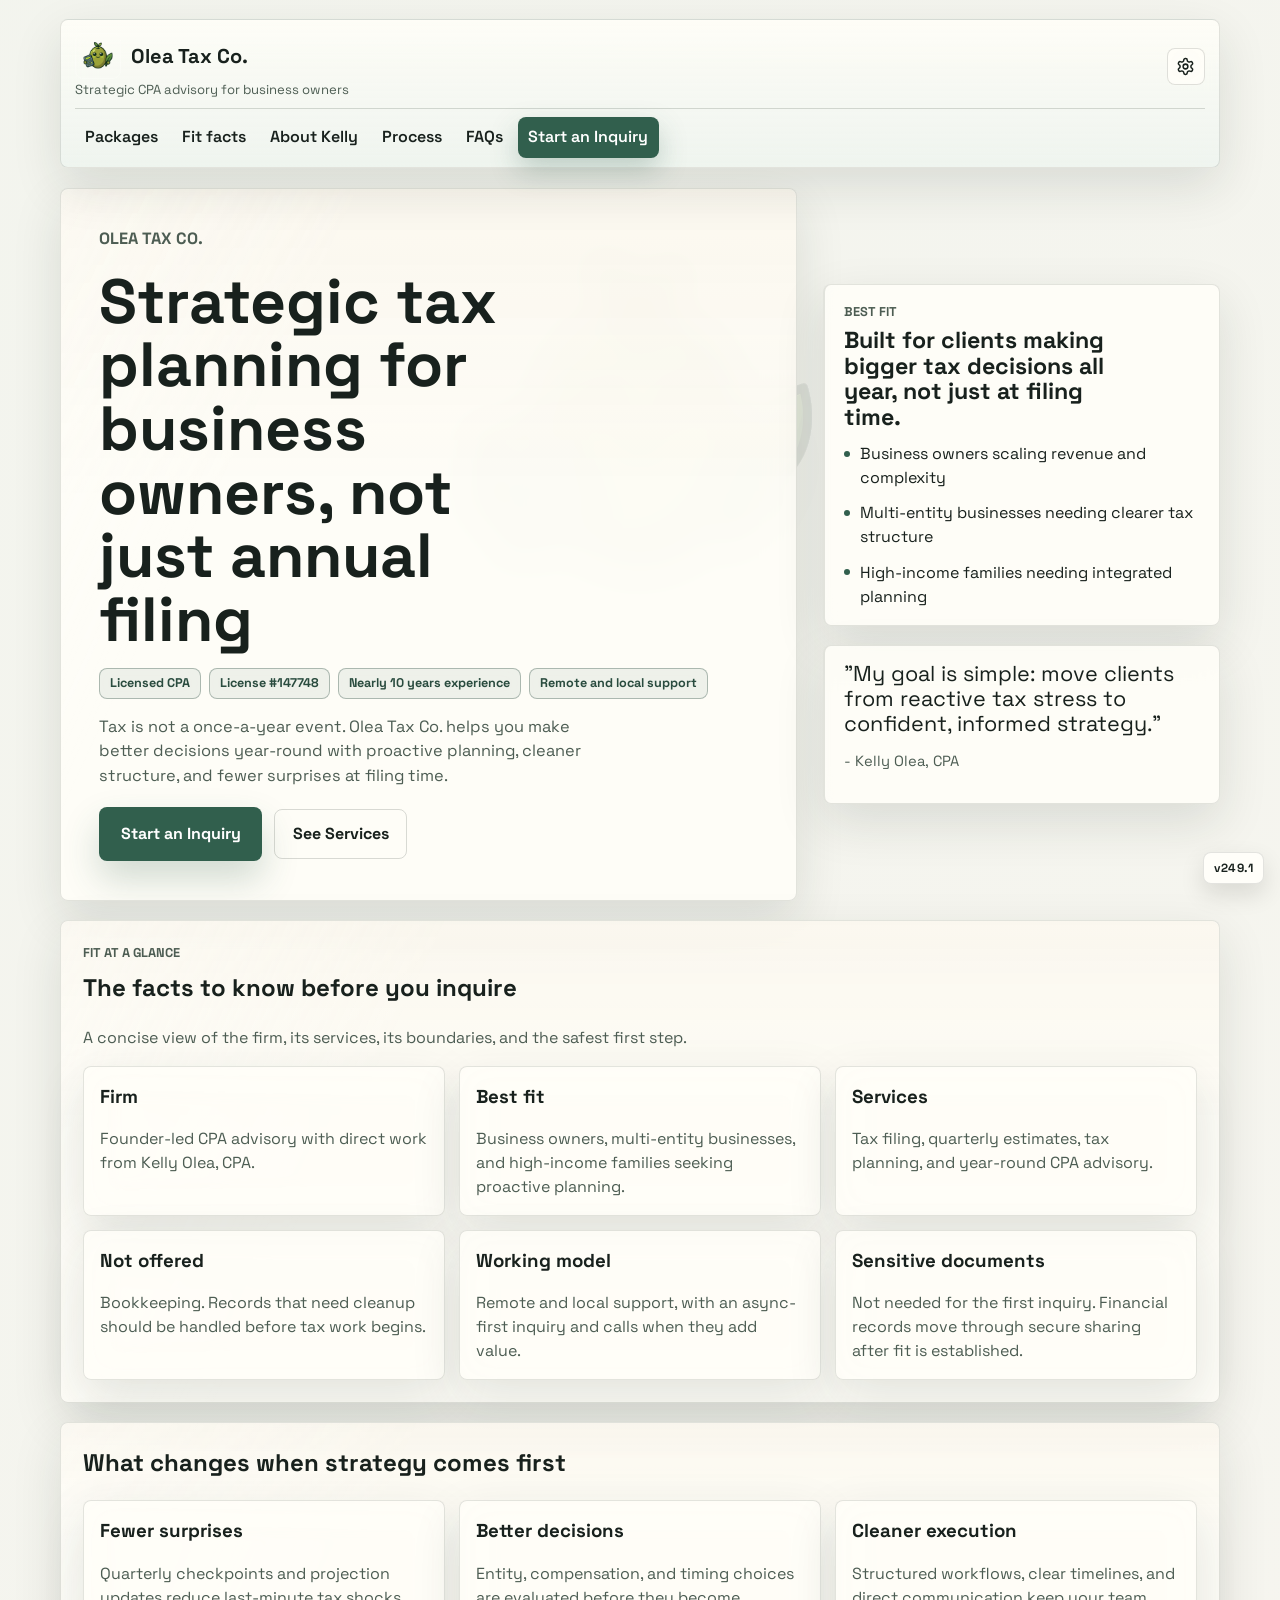
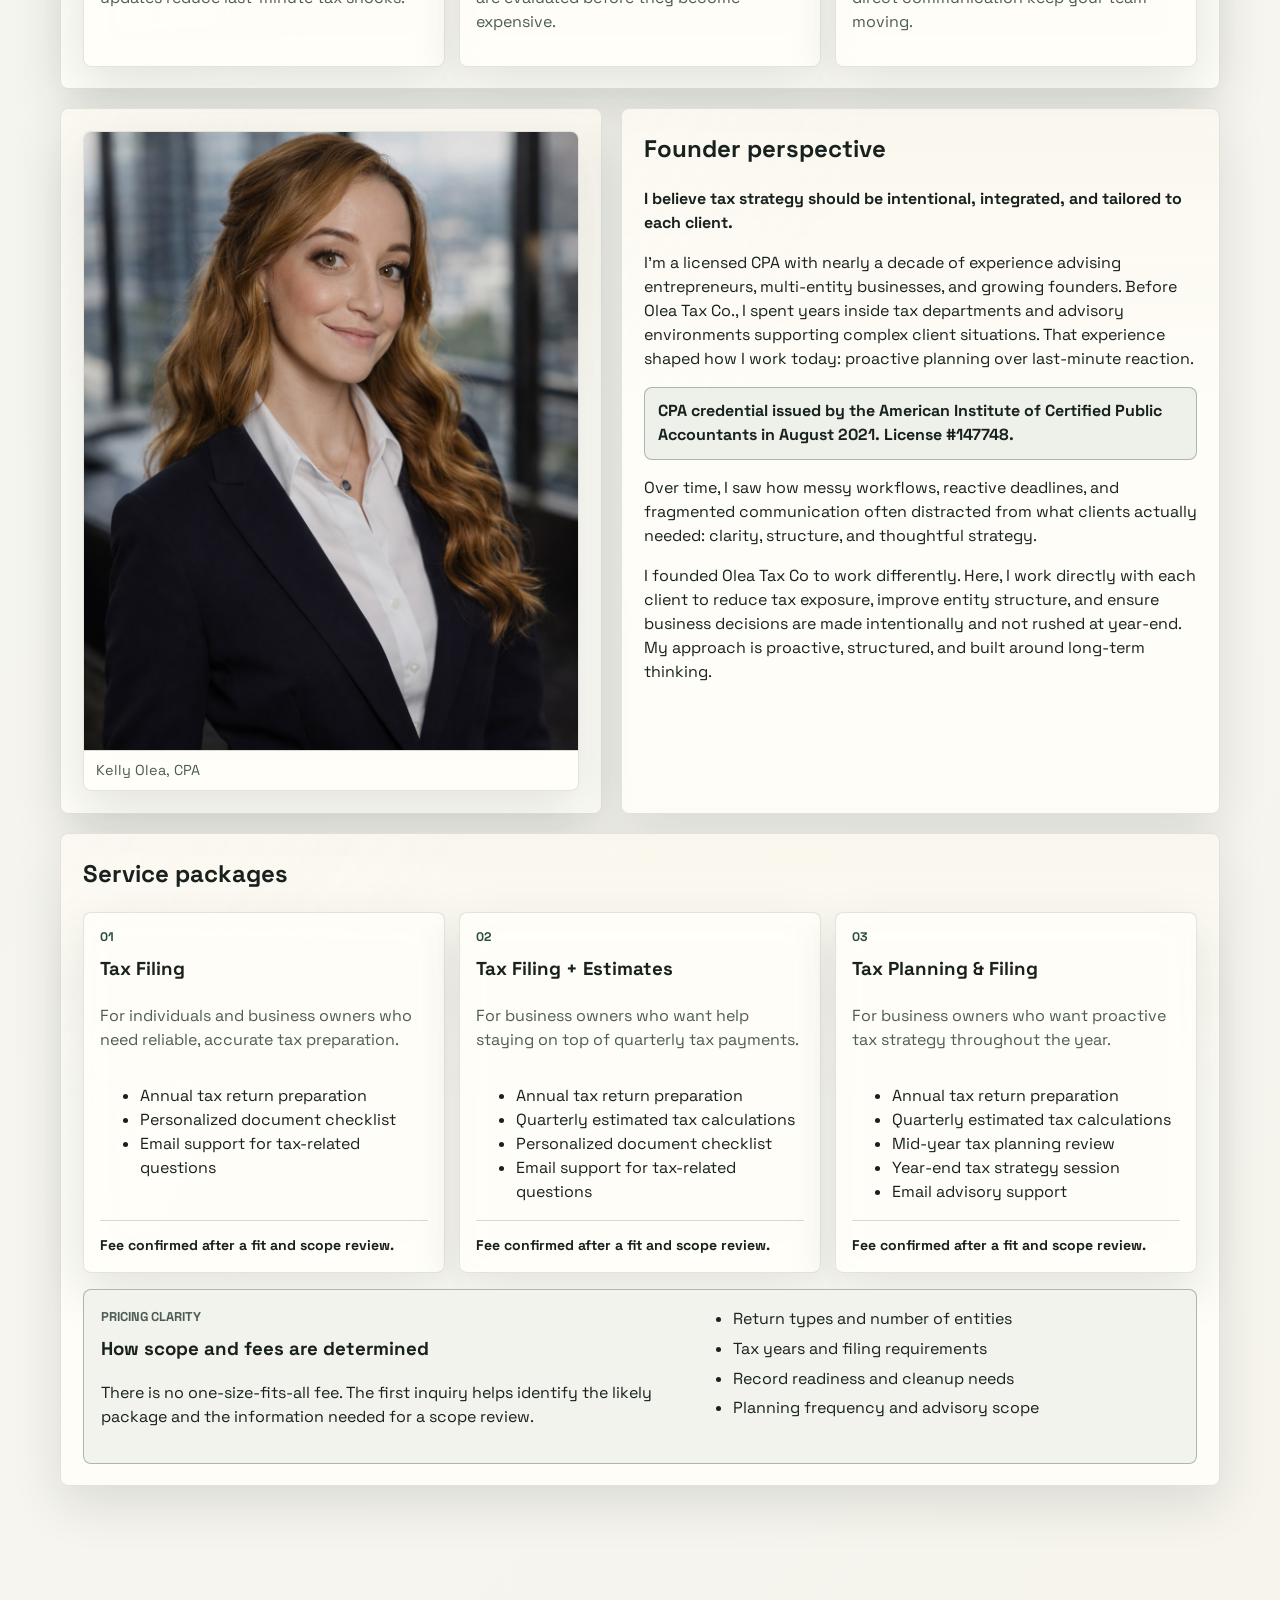
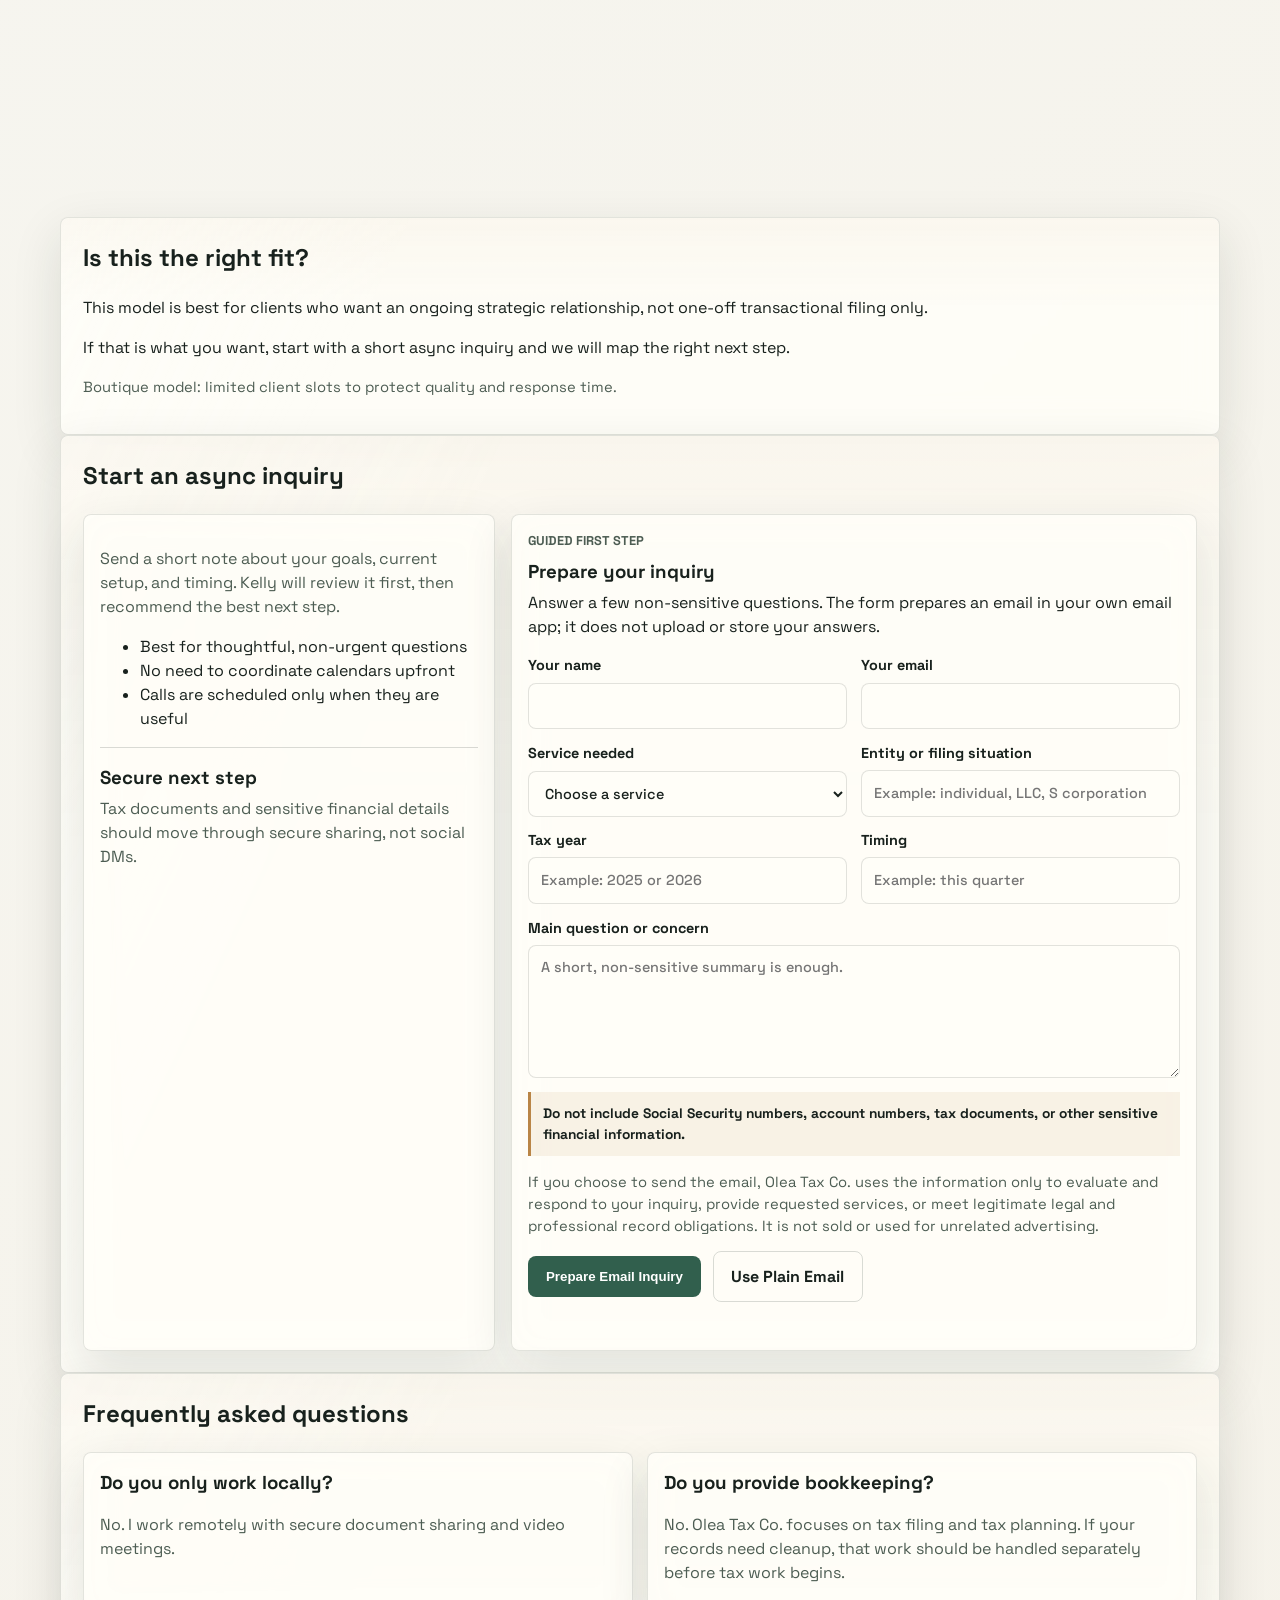
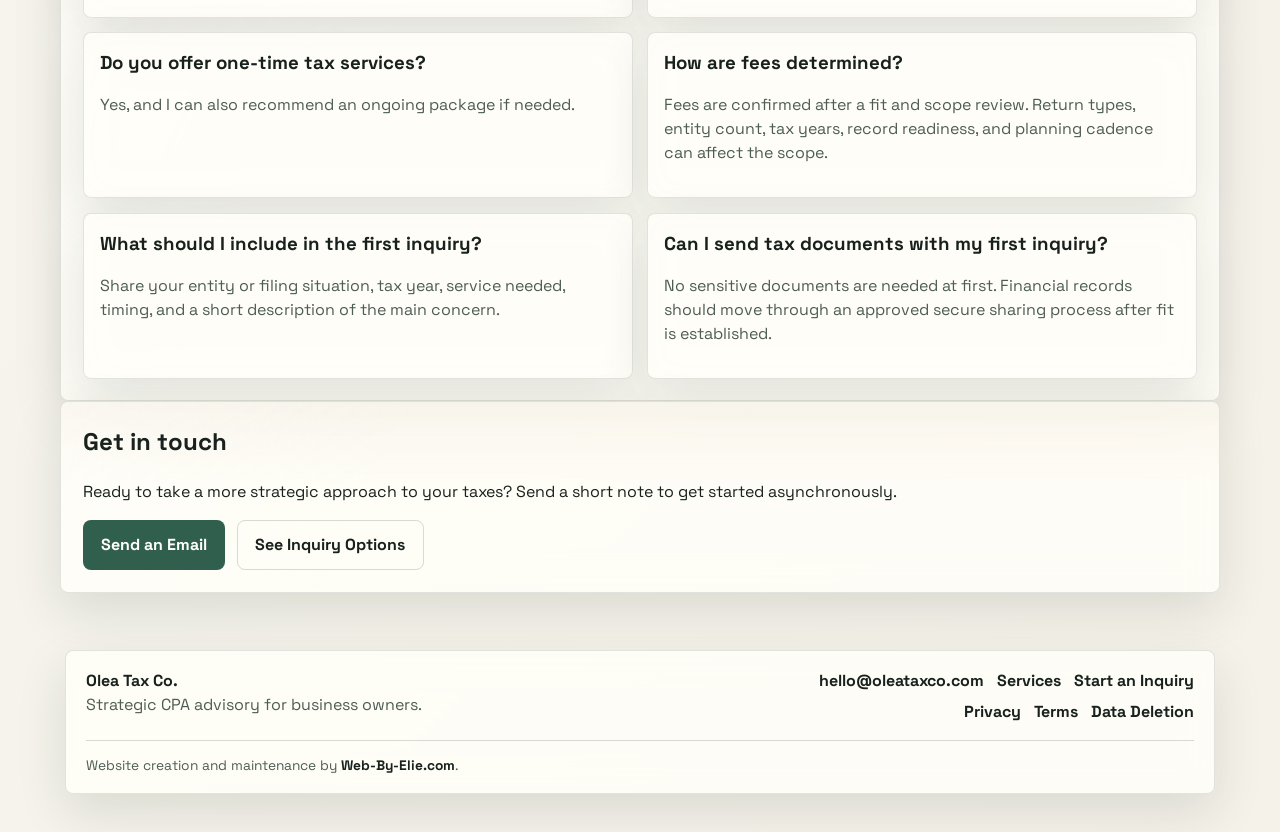
<file: index.html>
<!DOCTYPE html>
<html lang="en" data-theme="light" data-language="en">
<head>
  <meta charset="UTF-8" />
  <meta name="viewport" content="width=device-width, initial-scale=1.0" />
  <title>Olea Tax Co. | Strategic Tax Planning &amp; CPA Services</title>
  <meta name="description" content="Olea Tax Co. provides strategic CPA advisory, tax filing, quarterly estimates, and proactive tax planning for business owners." />
  <meta name="site-version" content="v249.1" />
  <link rel="canonical" href="https://oleataxco.com/" />
  <meta property="og:title" content="Olea Tax Co. | Strategic Tax Planning &amp; CPA Services" />
  <meta property="og:description" content="Strategic CPA advisory, tax filing, estimates, and proactive tax planning for business owners." />
  <meta property="og:type" content="website" />
  <meta property="og:url" content="https://oleataxco.com/" />
  <meta property="og:image" content="https://oleataxco.com/assets/logos/oleatax-logo.png" />
  <meta name="twitter:card" content="summary" />
  <meta name="twitter:title" content="Olea Tax Co. | Strategic Tax Planning &amp; CPA Services" />
  <meta name="twitter:description" content="Strategic CPA advisory, tax filing, estimates, and proactive tax planning for business owners." />
  <link rel="icon" type="image/png" sizes="512x512" href="./assets/logos/oleatax-logo.png" />
  <link rel="preconnect" href="https://fonts.googleapis.com">
  <link rel="preconnect" href="https://fonts.gstatic.com" crossorigin>
  <link href="https://fonts.googleapis.com/css2?family=Manrope:wght@400;500;600;700&amp;family=Space+Grotesk:wght@400;500;700&amp;display=swap" rel="stylesheet">
  <link rel="stylesheet" href="assets/styles.css?v=249.1" />
  <link rel="stylesheet" href="assets/liquid-glass.css?v=249.1" />
  <script type="application/ld+json">
    {
      "@context": "https://schema.org",
      "@graph": [
        {
          "@type": "AccountingService",
          "@id": "https://oleataxco.com/#business",
          "name": "Olea Tax Co.",
          "url": "https://oleataxco.com/",
          "logo": "https://oleataxco.com/assets/logos/oleatax-logo.png",
          "image": "https://oleataxco.com/assets/kelly-portrait.jpg",
          "email": "hello@oleataxco.com",
          "description": "Strategic CPA advisory, tax filing, quarterly estimates, and proactive tax planning for business owners.",
          "areaServed": "United States",
          "founder": {
            "@type": "Person",
            "@id": "https://oleataxco.com/#kelly-olea",
            "name": "Kelly Olea",
            "jobTitle": "CPA",
            "honorificSuffix": "CPA",
            "hasCredential": {
              "@type": "EducationalOccupationalCredential",
              "name": "Certified Public Accountant",
              "credentialCategory": "Professional license",
              "identifier": "147748",
              "recognizedBy": {
                "@type": "Organization",
                "name": "American Institute of Certified Public Accountants"
              },
              "dateIssued": "2021-08"
            },
            "image": "https://oleataxco.com/assets/kelly-portrait.jpg",
            "worksFor": {
              "@id": "https://oleataxco.com/#business"
            }
          },
          "serviceType": [
            "Tax filing",
            "Quarterly estimated tax calculations",
            "Tax planning",
            "CPA advisory"
          ],
          "hasOfferCatalog": {
            "@type": "OfferCatalog",
            "name": "Tax service packages",
            "itemListElement": [
              {
                "@type": "Offer",
                "name": "Tax Filing",
                "itemOffered": {
                  "@type": "Service",
                  "serviceType": "Annual tax return preparation"
                }
              },
              {
                "@type": "Offer",
                "name": "Tax Filing + Estimates",
                "itemOffered": {
                  "@type": "Service",
                  "serviceType": "Annual tax return preparation and quarterly estimated tax calculations"
                }
              },
              {
                "@type": "Offer",
                "name": "Tax Planning & Filing",
                "itemOffered": {
                  "@type": "Service",
                  "serviceType": "Year-round tax planning, quarterly estimates, and annual tax return preparation"
                }
              }
            ]
          }
        },
        {
          "@type": "FAQPage",
          "@id": "https://oleataxco.com/#faqs",
          "mainEntity": [
            {
              "@type": "Question",
              "name": "Do you only work locally?",
              "acceptedAnswer": {
                "@type": "Answer",
                "text": "No. Olea Tax Co. works remotely with secure document sharing and video meetings."
              }
            },
            {
              "@type": "Question",
              "name": "Do you provide bookkeeping?",
              "acceptedAnswer": {
                "@type": "Answer",
                "text": "No. Olea Tax Co. focuses on tax filing and tax planning. Records that need cleanup should be handled separately before tax work begins."
              }
            },
            {
              "@type": "Question",
              "name": "How are fees determined?",
              "acceptedAnswer": {
                "@type": "Answer",
                "text": "Fees are confirmed after a fit and scope review. Return types, entity count, tax years, record readiness, and the planning cadence can affect the scope."
              }
            },
            {
              "@type": "Question",
              "name": "Can I send tax documents with my first inquiry?",
              "acceptedAnswer": {
                "@type": "Answer",
                "text": "No sensitive documents are needed for the first inquiry. Tax documents and financial records should move through an approved secure sharing process after fit is established."
              }
            }
          ]
        }
      ]
    }
  </script>
  <style>
    .bg-brand{position:fixed;inset:0;pointer-events:none;z-index:0;background:url('./assets/logos/oleatax-logo.png') center 18vh / min(58vmin,520px) no-repeat;opacity:.16;filter:drop-shadow(0 18px 40px rgba(0,0,0,.22));}
    body > *{position:relative;z-index:1;}

  </style>
</head>
<body class="concept-neighborhood">
  <div class="bg-brand" aria-hidden="true"></div>
  <a class="skip-link" href="#main-content" data-i18n="skipLink">Skip to content</a>
  <main id="main-content" class="site-shell">
    <header class="topbar panel">
      <div class="topbar-top">
        <div class="brand-wrap">
          <div class="brand"><img class="site-logo" src="./assets/logos/oleatax-logo.png" alt="Olea Tax logo" data-i18n-attr="alt:logoAlt" />Olea Tax Co.</div>
          <p class="brand-meta" data-i18n="brandMeta">Strategic CPA advisory for business owners</p>
        </div>
        <div class="topbar-controls">
          <button type="button" class="settings-button" data-settings-open aria-label="Open site settings" aria-haspopup="dialog" aria-expanded="false" data-i18n-attr="aria-label:settingsOpen">
            <svg width="19" height="19" viewBox="0 0 24 24" fill="none" stroke="currentColor" stroke-width="1.9" stroke-linecap="round" stroke-linejoin="round" aria-hidden="true">
              <path d="M12.22 2h-.44a2 2 0 0 0-2 2v.18a2 2 0 0 1-1 1.73l-.43.25a2 2 0 0 1-2 0l-.15-.08a2 2 0 0 0-2.73.73l-.22.38a2 2 0 0 0 .73 2.73l.15.1a2 2 0 0 1 1 1.72v.51a2 2 0 0 1-1 1.74l-.15.09a2 2 0 0 0-.73 2.73l.22.38a2 2 0 0 0 2.73.73l.15-.08a2 2 0 0 1 2 0l.43.25a2 2 0 0 1 1 1.73V20a2 2 0 0 0 2 2h.44a2 2 0 0 0 2-2v-.18a2 2 0 0 1 1-1.73l.43-.25a2 2 0 0 1 2 0l.15.08a2 2 0 0 0 2.73-.73l.22-.38a2 2 0 0 0-.73-2.73l-.15-.09a2 2 0 0 1-1-1.74v-.51a2 2 0 0 1 1-1.72l.15-.1a2 2 0 0 0 .73-2.73l-.22-.38a2 2 0 0 0-2.73-.73l-.15.08a2 2 0 0 1-2 0l-.43-.25a2 2 0 0 1-1-1.73V4a2 2 0 0 0-2-2Z"/>
              <circle cx="12" cy="12" r="3"/>
            </svg>
          </button>
        </div>
      </div>
      <nav aria-label="Primary">
        <a href="#services" data-i18n="navPackages">Packages</a>
        <a href="#facts" data-i18n="navFacts">Fit facts</a>
        <a href="#who" data-i18n="navAbout">About Kelly</a>
        <a href="#process" data-i18n="navProcess">Process</a>
        <a href="#faqs" data-i18n="navFaqs">FAQs</a>
        <a class="button topbar-cta" href="#inquiry" data-i18n="startInquiry" data-wst-cta="nav_inquiry">Start an Inquiry</a>
      </nav>
    </header>

    <section class="hero">
      <div class="hero-copy panel">
        <p class="eyebrow">Olea Tax Co.</p>
        <h1 data-i18n="heroTitle">Strategic tax planning for business owners, not just annual filing</h1>
        <div class="trust-strip" aria-label="Trust highlights">
          <span data-i18n="trustCpa">Licensed CPA</span>
          <span data-i18n="trustLicense">License #147748</span>
          <span data-i18n="trustExperience">Nearly 10 years experience</span>
          <span data-i18n="trustRemote">Remote and local support</span>
        </div>
        <p data-i18n="heroBody">
          Tax is not a once-a-year event. Olea Tax Co. helps you make better decisions year-round with proactive planning, cleaner structure, and fewer surprises at filing time.
        </p>
        <div class="cta-row">
          <a class="button hero-primary" href="#inquiry" data-i18n="startInquiry" data-wst-cta="hero_inquiry">Start an Inquiry</a>
          <a class="button alt" href="#services" data-i18n="seeServices" data-wst-cta="hero_services">See Services</a>
        </div>
      </div>
      <aside class="hero-side" aria-label="Who we serve and founder perspective" data-i18n-attr="aria-label:heroAsideLabel">
        <div class="hero-support">
          <p class="eyebrow" data-i18n="bestFit">Best Fit</p>
          <h3 data-i18n="bestFitTitle">Built for clients making bigger tax decisions all year, not just at filing time.</h3>
          <ul class="hero-list">
            <li data-i18n="bestFitOne">Business owners scaling revenue and complexity</li>
            <li data-i18n="bestFitTwo">Multi-entity businesses needing clearer tax structure</li>
            <li data-i18n="bestFitThree">High-income families needing integrated planning</li>
          </ul>
        </div>
        <blockquote class="hero-quote-block">
          <p class="quote" data-i18n="heroQuote">"My goal is simple: move clients from reactive tax stress to confident, informed strategy."</p>
          <p class="small" data-i18n="quoteByline">- Kelly Olea, CPA</p>
        </blockquote>
      </aside>
    </section>

    <section id="facts" class="section-grid">
      <section class="section panel span-12">
        <p class="eyebrow" data-i18n="factsEyebrow">Fit at a glance</p>
        <h2 data-i18n="factsTitle">The facts to know before you inquire</h2>
        <p class="section-intro" data-i18n="factsIntro">A concise view of the firm, its services, its boundaries, and the safest first step.</p>
        <div class="fact-grid">
          <article class="card fact-card">
            <h3 data-i18n="factsFirmTitle">Firm</h3>
            <p data-i18n="factsFirmBody">Founder-led CPA advisory with direct work from Kelly Olea, CPA.</p>
          </article>
          <article class="card fact-card">
            <h3 data-i18n="factsClientsTitle">Best fit</h3>
            <p data-i18n="factsClientsBody">Business owners, multi-entity businesses, and high-income families seeking proactive planning.</p>
          </article>
          <article class="card fact-card">
            <h3 data-i18n="factsServicesTitle">Services</h3>
            <p data-i18n="factsServicesBody">Tax filing, quarterly estimates, tax planning, and year-round CPA advisory.</p>
          </article>
          <article class="card fact-card">
            <h3 data-i18n="factsBoundaryTitle">Not offered</h3>
            <p data-i18n="factsBoundaryBody">Bookkeeping. Records that need cleanup should be handled before tax work begins.</p>
          </article>
          <article class="card fact-card">
            <h3 data-i18n="factsModelTitle">Working model</h3>
            <p data-i18n="factsModelBody">Remote and local support, with an async-first inquiry and calls when they add value.</p>
          </article>
          <article class="card fact-card">
            <h3 data-i18n="factsDocumentsTitle">Sensitive documents</h3>
            <p data-i18n="factsDocumentsBody">Not needed for the first inquiry. Financial records move through secure sharing after fit is established.</p>
          </article>
        </div>
      </section>
    </section>

    <section class="section-grid">
      <section class="section panel span-12">
        <h2 data-i18n="outcomesTitle">What changes when strategy comes first</h2>
        <div class="cards cols-3">
          <div class="card outcome-card">
            <h3 data-i18n="outcomeOneTitle">Fewer surprises</h3>
            <p data-i18n="outcomeOneBody">Quarterly checkpoints and projection updates reduce last-minute tax shocks.</p>
          </div>
          <div class="card outcome-card">
            <h3 data-i18n="outcomeTwoTitle">Better decisions</h3>
            <p data-i18n="outcomeTwoBody">Entity, compensation, and timing choices are evaluated before they become expensive.</p>
          </div>
          <div class="card outcome-card">
            <h3 data-i18n="outcomeThreeTitle">Cleaner execution</h3>
            <p data-i18n="outcomeThreeBody">Structured workflows, clear timelines, and direct communication keep your team moving.</p>
          </div>
        </div>
      </section>
    </section>

    <section id="who" class="section-grid whoami-row">
      <aside class="section panel span-5 whoami-photo">
        <figure class="profile-shot">
          <img src="assets/kelly-portrait.jpg" alt="Kelly Olea, CPA" loading="lazy" data-i18n-attr="alt:profileAlt" />
          <figcaption>Kelly Olea, CPA</figcaption>
        </figure>
      </aside>
      <section class="section panel span-7 whoami-copy">
        <h2 data-i18n="founderTitle">Founder perspective</h2>
        <p><strong data-i18n="founderLead">I believe tax strategy should be intentional, integrated, and tailored to each client.</strong></p>
        <p data-i18n="founderBodyOne">
          I'm a licensed CPA with nearly a decade of experience advising entrepreneurs, multi-entity businesses, and growing founders.
          Before Olea Tax Co., I spent years inside tax departments and advisory environments supporting complex client situations. That experience shaped how I work today: proactive planning over last-minute reaction.
        </p>
        <p class="credential-note" data-i18n="credentialNote">
          CPA credential issued by the American Institute of Certified Public Accountants in August 2021. License #147748.
        </p>
        <p data-i18n="founderBodyTwo">
          Over time, I saw how messy workflows, reactive deadlines, and fragmented communication often distracted from what clients actually needed:
          clarity, structure, and thoughtful strategy.
        </p>
        <p data-i18n="founderBodyThree">
          I founded Olea Tax Co to work differently.
          Here, I work directly with each client to reduce tax exposure, improve entity structure, and ensure business decisions are made intentionally and not rushed at year-end.
          My approach is proactive, structured, and built around long-term thinking.
        </p>
      </section>
    </section>

    <section id="services" class="section-grid">
      <section class="section panel span-12">
        <h2 data-i18n="servicesTitle">Service packages</h2>
        <div class="cards cols-3">
          <div class="card service-card">
            <h3 data-i18n="serviceOneTitle">Tax Filing</h3>
            <p data-i18n="serviceOneBody">For individuals and business owners who need reliable, accurate tax preparation.</p>
            <ul>
              <li data-i18n="serviceListFiling">Annual tax return preparation</li>
              <li data-i18n="serviceListChecklist">Personalized document checklist</li>
              <li data-i18n="serviceListEmail">Email support for tax-related questions</li>
            </ul>
            <p class="service-fee-note" data-i18n="serviceFeeReview">Fee confirmed after a fit and scope review.</p>
          </div>
          <div class="card service-card">
            <h3 data-i18n="serviceTwoTitle">Tax Filing + Estimates</h3>
            <p data-i18n="serviceTwoBody">For business owners who want help staying on top of quarterly tax payments.</p>
            <ul>
              <li data-i18n="serviceListFiling">Annual tax return preparation</li>
              <li data-i18n="serviceListEstimates">Quarterly estimated tax calculations</li>
              <li data-i18n="serviceListChecklist">Personalized document checklist</li>
              <li data-i18n="serviceListEmail">Email support for tax-related questions</li>
            </ul>
            <p class="service-fee-note" data-i18n="serviceFeeReview">Fee confirmed after a fit and scope review.</p>
          </div>
          <div class="card service-card">
            <h3 data-i18n="serviceThreeTitle">Tax Planning &amp; Filing</h3>
            <p data-i18n="serviceThreeBody">For business owners who want proactive tax strategy throughout the year.</p>
            <ul>
              <li data-i18n="serviceListFiling">Annual tax return preparation</li>
              <li data-i18n="serviceListEstimates">Quarterly estimated tax calculations</li>
              <li data-i18n="serviceListMidyear">Mid-year tax planning review</li>
              <li data-i18n="serviceListYearend">Year-end tax strategy session</li>
              <li data-i18n="serviceListAdvisory">Email advisory support</li>
            </ul>
            <p class="service-fee-note" data-i18n="serviceFeeReview">Fee confirmed after a fit and scope review.</p>
          </div>
        </div>
        <aside class="fee-clarity" aria-labelledby="fee-clarity-title">
          <div>
            <p class="eyebrow" data-i18n="feeEyebrow">Pricing clarity</p>
            <h3 id="fee-clarity-title" data-i18n="feeTitle">How scope and fees are determined</h3>
            <p data-i18n="feeBody">There is no one-size-fits-all fee. The first inquiry helps identify the likely package and the information needed for a scope review.</p>
          </div>
          <ul>
            <li data-i18n="feeFactorOne">Return types and number of entities</li>
            <li data-i18n="feeFactorTwo">Tax years and filing requirements</li>
            <li data-i18n="feeFactorThree">Record readiness and cleanup needs</li>
            <li data-i18n="feeFactorFour">Planning frequency and advisory scope</li>
          </ul>
        </aside>
      </section>
    </section>

    <section class="section-grid">
      <section id="process" class="section panel span-12">
        <h2 data-i18n="processTitle">How we work</h2>
        <div class="cards cols-4">
          <div class="card">
            <p class="step-num">1</p>
            <h3 data-i18n="processOneTitle">Discovery</h3>
            <p data-i18n="processOneBody">We review your goals, entity setup, and current tax posture.</p>
          </div>
          <div class="card">
            <p class="step-num">2</p>
            <h3 data-i18n="processTwoTitle">Strategy plan</h3>
            <p data-i18n="processTwoBody">You get a clear roadmap with priority actions and timeline.</p>
          </div>
          <div class="card">
            <p class="step-num">3</p>
            <h3 data-i18n="processThreeTitle">Implementation</h3>
            <p data-i18n="processThreeBody">Filings, estimates, and structure updates are executed with you.</p>
          </div>
          <div class="card">
            <p class="step-num">4</p>
            <h3 data-i18n="processFourTitle">Ongoing advisory</h3>
            <p data-i18n="processFourBody">Regular checkpoints keep strategy aligned as life and business evolve.</p>
          </div>
        </div>
      </section>
      <section class="section panel span-12">
        <h2 data-i18n="fitTitle">Is this the right fit?</h2>
        <p data-i18n="fitBodyOne">This model is best for clients who want an ongoing strategic relationship, not one-off transactional filing only.</p>
        <p data-i18n="fitBodyTwo">If that is what you want, start with a short async inquiry and we will map the right next step.</p>
        <p class="small" data-i18n="fitSmall">Boutique model: limited client slots to protect quality and response time.</p>
      </section>
    </section>

    <section id="inquiry" class="section panel">
      <h2 data-i18n="inquiryTitle">Start an async inquiry</h2>
      <div class="book-call-grid inquiry-layout">
        <div class="card">
          <p data-i18n="inquiryBody">
            Send a short note about your goals, current setup, and timing. Kelly will review it first, then recommend the best next step.
          </p>
          <ul>
            <li data-i18n="inquiryOne">Best for thoughtful, non-urgent questions</li>
            <li data-i18n="inquiryTwo">No need to coordinate calendars upfront</li>
            <li data-i18n="inquiryThree">Calls are scheduled only when they are useful</li>
          </ul>
          <div class="inquiry-safety">
            <h3 data-i18n="secureTitle">Secure next step</h3>
            <p data-i18n="secureBody">Tax documents and sensitive financial details should move through secure sharing, not social DMs.</p>
          </div>
        </div>
        <div class="inquiry-form panel" data-inquiry-form role="form" aria-labelledby="inquiry-form-title">
          <div class="form-heading">
            <p class="eyebrow" data-i18n="inquiryFormEyebrow">Guided first step</p>
            <h3 id="inquiry-form-title" data-i18n="inquiryFormTitle">Prepare your inquiry</h3>
            <p data-i18n="inquiryFormIntro">Answer a few non-sensitive questions. The form prepares an email in your own email app; it does not upload or store your answers.</p>
          </div>
          <div class="form-grid">
            <label>
              <span data-i18n="formName">Your name</span>
              <input name="name" type="text" autocomplete="name" required />
            </label>
            <label>
              <span data-i18n="formEmail">Your email</span>
              <input name="email" type="email" autocomplete="email" required />
            </label>
            <label>
              <span data-i18n="formService">Service needed</span>
              <select name="service" required>
                <option value="" selected disabled data-i18n="formChooseService">Choose a service</option>
                <option value="Tax Filing" data-i18n="serviceOneTitle">Tax Filing</option>
                <option value="Tax Filing + Estimates" data-i18n="serviceTwoTitle">Tax Filing + Estimates</option>
                <option value="Tax Planning &amp; Filing" data-i18n="serviceThreeTitle">Tax Planning &amp; Filing</option>
                <option value="Not sure" data-i18n="formNotSure">Not sure yet</option>
              </select>
            </label>
            <label>
              <span data-i18n="formEntity">Entity or filing situation</span>
              <input name="entity" type="text" data-i18n-attr="placeholder:formEntityPlaceholder" placeholder="Example: individual, LLC, S corporation" />
            </label>
            <label>
              <span data-i18n="formTaxYear">Tax year</span>
              <input name="taxYear" type="text" inputmode="numeric" data-i18n-attr="placeholder:formTaxYearPlaceholder" placeholder="Example: 2025 or 2026" />
            </label>
            <label>
              <span data-i18n="formTiming">Timing</span>
              <input name="timing" type="text" data-i18n-attr="placeholder:formTimingPlaceholder" placeholder="Example: this quarter" />
            </label>
            <label class="form-wide">
              <span data-i18n="formSummary">Main question or concern</span>
              <textarea name="summary" rows="5" required data-i18n-attr="placeholder:formSummaryPlaceholder" placeholder="A short, non-sensitive summary is enough."></textarea>
            </label>
          </div>
          <p class="form-caution" data-i18n="formCaution">Do not include Social Security numbers, account numbers, tax documents, or other sensitive financial information.</p>
          <p class="small" data-i18n="formPurpose">If you choose to send the email, Olea Tax Co. uses the information only to evaluate and respond to your inquiry, provide requested services, or meet legitimate legal and professional record obligations. It is not sold or used for unrelated advertising.</p>
          <div class="cta-row">
            <button class="button" type="button" data-inquiry-submit data-i18n="prepareInquiry" data-wst-cta="inquiry_prepare_email">Prepare Email Inquiry</button>
            <a class="button alt" href="mailto:hello@oleataxco.com?subject=Olea%20Tax%20Co.%20inquiry" data-i18n="plainEmail" data-wst-cta="inquiry_plain_email">Use Plain Email</a>
          </div>
          <noscript>
            <p class="small">The guided inquiry requires JavaScript. Please use <a href="mailto:hello@oleataxco.com?subject=Olea%20Tax%20Co.%20inquiry">plain email</a>; no answers from this page will be submitted.</p>
          </noscript>
          <p class="form-status small" data-inquiry-status aria-live="polite"></p>
        </div>
      </div>
    </section>

    <section id="faqs" class="section panel">
      <h2 data-i18n="faqTitle">Frequently asked questions</h2>
      <div class="cards cols-2 faq-grid">
        <div class="card"><h3 data-i18n="faqOneTitle">Do you only work locally?</h3><p data-i18n="faqOneBody">No. I work remotely with secure document sharing and video meetings.</p></div>
        <div class="card"><h3 data-i18n="faqTwoTitle">Do you provide bookkeeping?</h3><p data-i18n="faqTwoBody">No. Olea Tax Co. focuses on tax filing and tax planning. If your records need cleanup, that work should be handled separately before tax work begins.</p></div>
        <div class="card"><h3 data-i18n="faqThreeTitle">Do you offer one-time tax services?</h3><p data-i18n="faqThreeBody">Yes, and I can also recommend an ongoing package if needed.</p></div>
        <div class="card"><h3 data-i18n="faqFourTitle">How are fees determined?</h3><p data-i18n="faqFourBody">Fees are confirmed after a fit and scope review. Return types, entity count, tax years, record readiness, and planning cadence can affect the scope.</p></div>
        <div class="card"><h3 data-i18n="faqFiveTitle">What should I include in the first inquiry?</h3><p data-i18n="faqFiveBody">Share your entity or filing situation, tax year, service needed, timing, and a short description of the main concern.</p></div>
        <div class="card"><h3 data-i18n="faqSixTitle">Can I send tax documents with my first inquiry?</h3><p data-i18n="faqSixBody">No sensitive documents are needed at first. Financial records should move through an approved secure sharing process after fit is established.</p></div>
      </div>
    </section>

    <section id="contact" class="section panel">
      <h2 data-i18n="contactTitle">Get in touch</h2>
      <p data-i18n="contactBody">Ready to take a more strategic approach to your taxes? Send a short note to get started asynchronously.</p>
      <div class="cta-row">
        <a class="button" href="mailto:hello@oleataxco.com?subject=Olea%20Tax%20Co.%20inquiry" data-i18n="sendEmail" data-wst-cta="contact_email">Send an Email</a>
        <a class="button alt" href="#inquiry" data-i18n="seeInquiryOptions" data-wst-cta="contact_inquiry_options">See Inquiry Options</a>
      </div>
    </section>
  </main>
  <footer class="site-footer">
    <div class="footer-inner">
      <div>
        <p class="footer-brand">Olea Tax Co.</p>
        <p data-i18n="footerMeta">Strategic CPA advisory for business owners.</p>
      </div>
      <nav class="footer-links" aria-label="Footer">
        <a href="mailto:hello@oleataxco.com?subject=Olea%20Tax%20Co.%20inquiry" data-wst-cta="footer_email">hello@oleataxco.com</a>
        <a href="#services" data-i18n="footerServices">Services</a>
        <a href="#inquiry" data-i18n="startInquiry" data-wst-cta="footer_inquiry">Start an Inquiry</a>
        <a href="privacy.html" data-i18n="footerPrivacy">Privacy</a>
        <a href="terms.html" data-i18n="footerTerms">Terms</a>
        <a href="data-deletion.html" data-i18n="footerDataDeletion">Data Deletion</a>
      </nav>
      <div class="footer-note">
        <!-- WST_PREVIEW_DISCLOSURE -->
        <p data-i18n-html="creditNote">Website creation and maintenance by <a href="https://web-by-elie.com/">Web-By-Elie.com</a>.</p>
      </div>
    </div>
  </footer>
  <a class="mobile-sticky-cta" data-mobile-sticky-cta href="#inquiry" data-i18n="startInquiry" data-wst-cta="mobile_inquiry">Start an Inquiry</a>
  <span class="visible-version-pill" data-visible-version aria-label="Site version">v249.1</span>
  <script src="assets/site-i18n.js?v=249.1"></script>
  <script src="assets/site-settings.js?v=249.1"></script>
  <script src="assets/inquiry-form.js?v=249.1"></script>
</body>
</html>
</file>
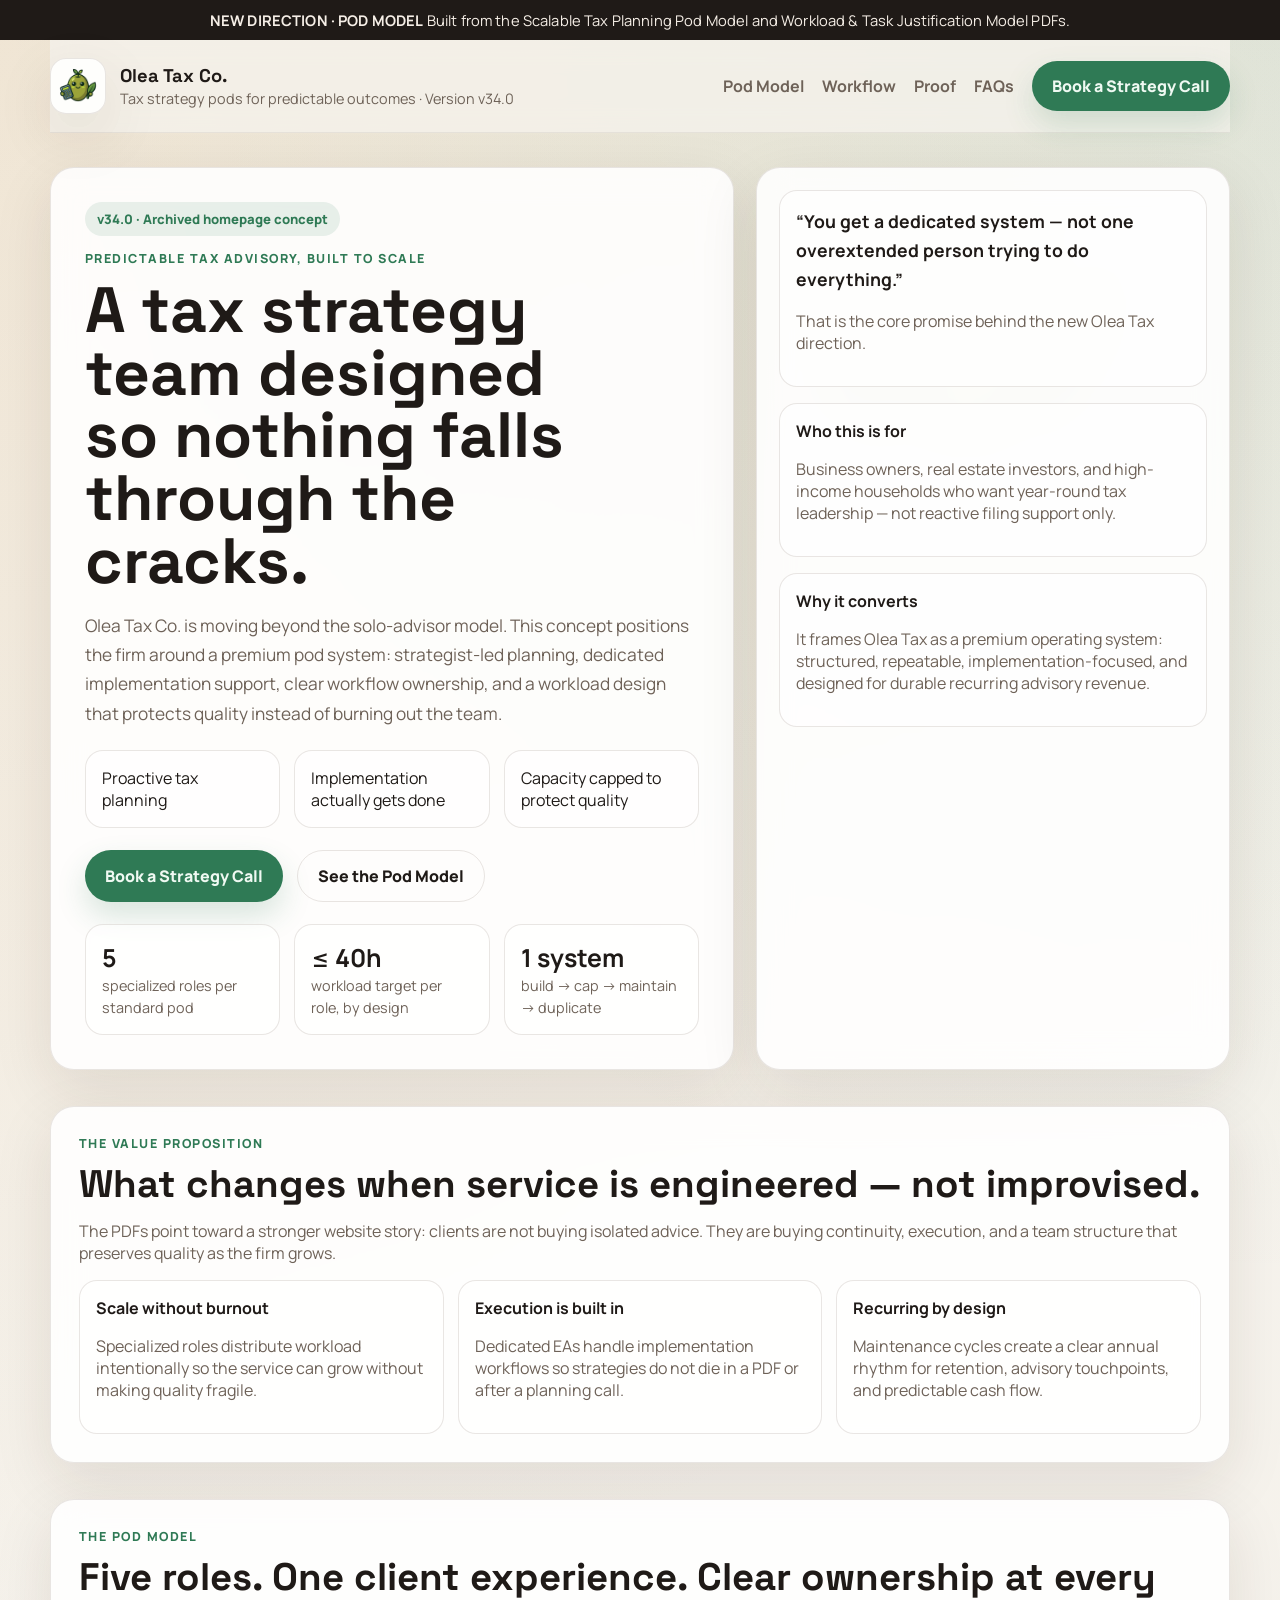
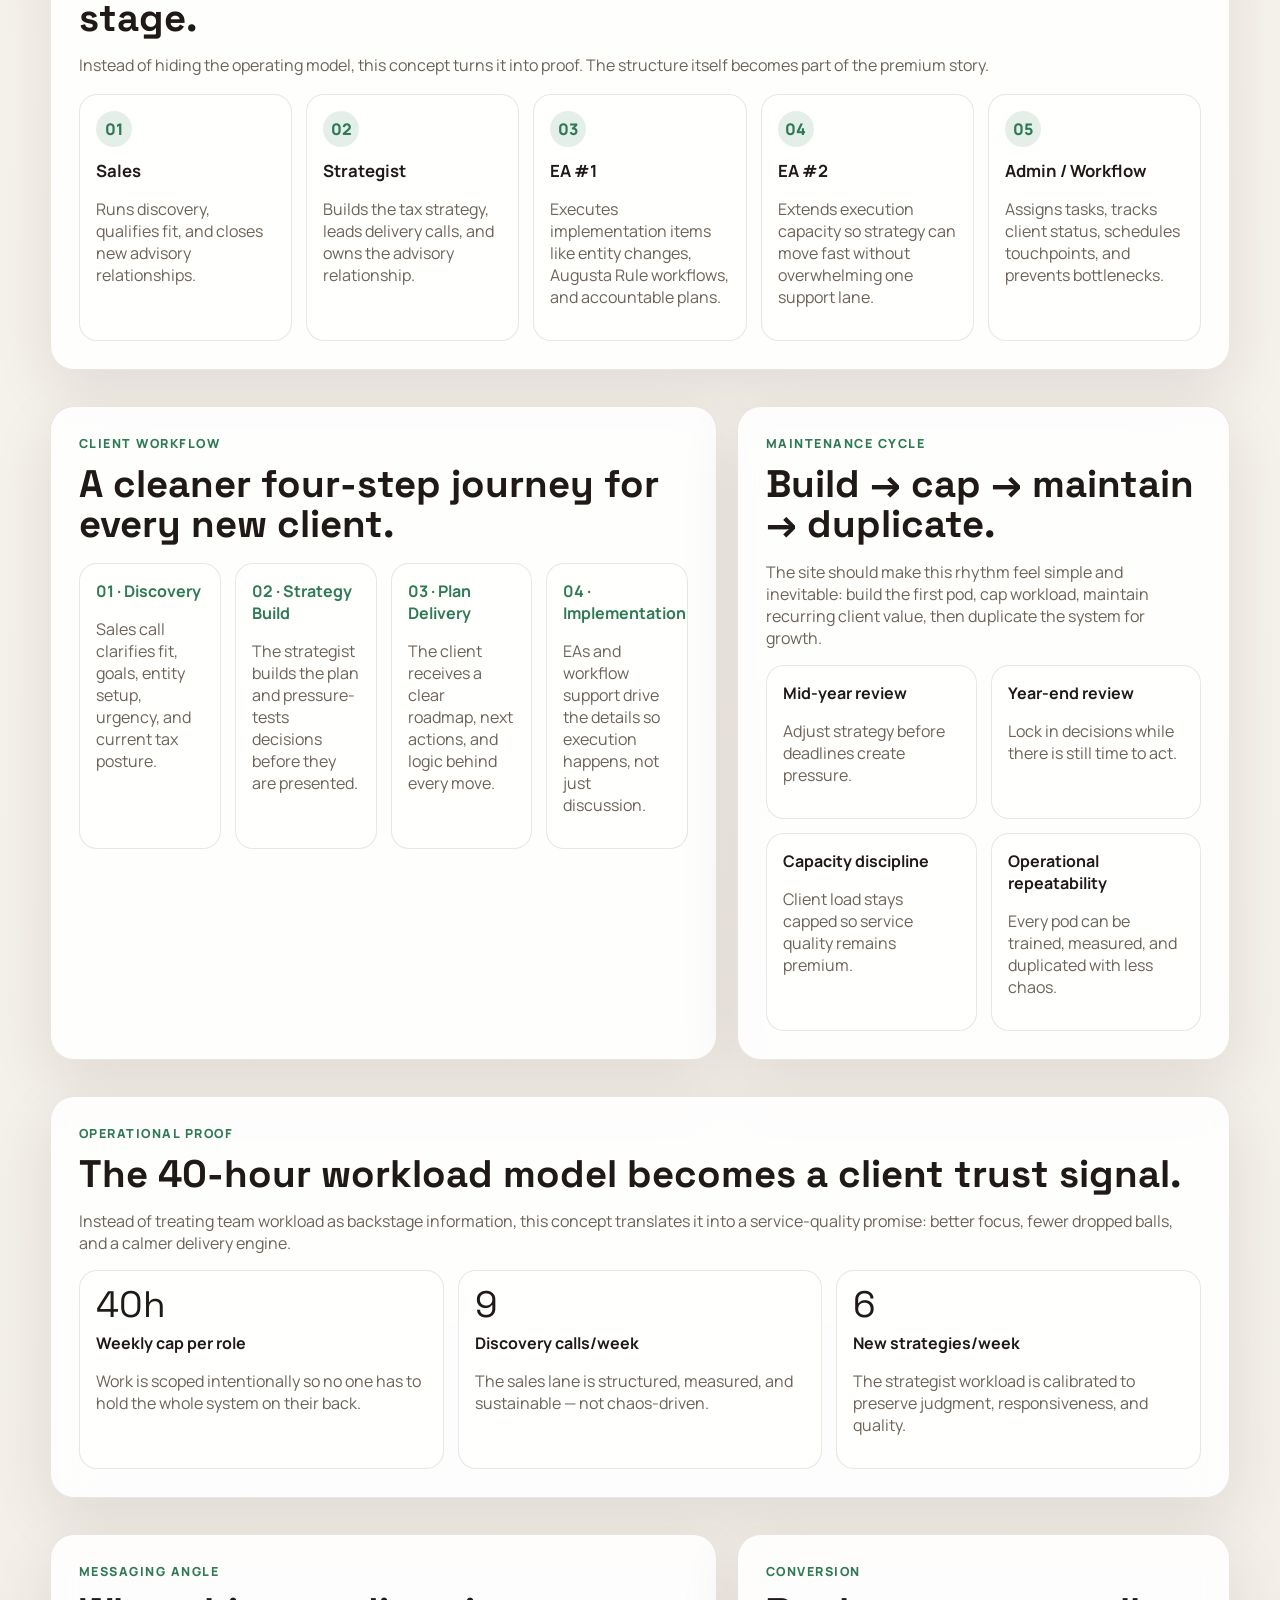
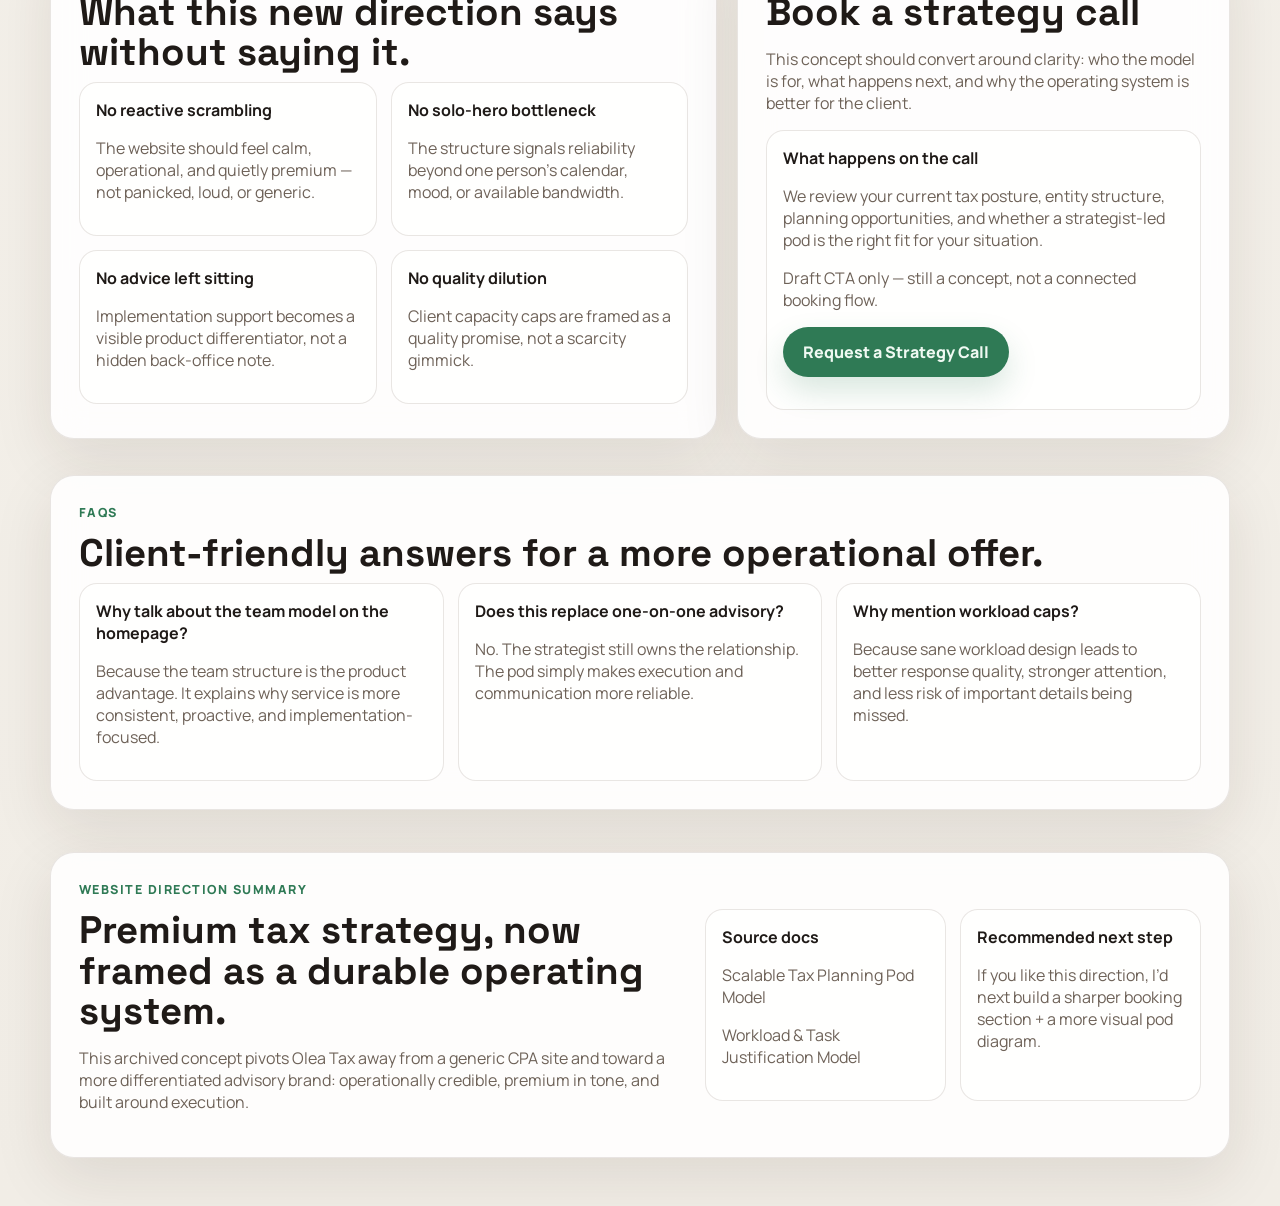
<file: v25/index.html>
<!DOCTYPE html>
<html lang="en">
<head>
  <meta charset="UTF-8" />
  <meta name="viewport" content="width=device-width, initial-scale=1.0" />
  <title>Olea Tax Co. | Tax Strategy Pods</title>
  <link rel="icon" type="image/png" sizes="512x512" href="../assets/logos/oleatax-logo.png" />
  <link rel="preconnect" href="https://fonts.googleapis.com">
  <link rel="preconnect" href="https://fonts.gstatic.com" crossorigin>
  <link href="https://fonts.googleapis.com/css2?family=Manrope:wght@400;500;600;700;800&family=Space+Grotesk:wght@500;700&display=swap" rel="stylesheet">
  <style>
    :root {
      --bg: #f5f2ec;
      --paper: rgba(255,255,255,0.78);
      --panel: rgba(255,255,255,0.88);
      --ink: #1f1a17;
      --muted: #6e6258;
      --line: rgba(72, 54, 38, 0.12);
      --accent: #2f7a55;
      --accent-2: #d8b786;
      --shadow: 0 20px 60px rgba(51, 34, 18, 0.10);
      --radius: 24px;
      --max: 1180px;
    }
    * { box-sizing: border-box; }
    html { scroll-behavior: smooth; }
    body {
      margin: 0;
      font-family: "Manrope", system-ui, sans-serif;
      color: var(--ink);
      background:
        radial-gradient(circle at top left, rgba(216,183,134,0.26), transparent 36%),
        radial-gradient(circle at top right, rgba(47,122,85,0.12), transparent 28%),
        linear-gradient(180deg, #f8f5ef 0%, #f1ede6 100%);
    }
    .bg-brand {
      position: fixed;
      inset: 0;
      pointer-events: none;
      z-index: 0;
      background: url('../assets/logos/oleatax-logo.png') right 8vw top 110px / min(36vw, 420px) no-repeat;
      opacity: .08;
      filter: drop-shadow(0 24px 60px rgba(0,0,0,.18));
    }
    body > * { position: relative; z-index: 1; }
    a { color: inherit; }
    .shell { width: min(var(--max), calc(100% - 28px)); margin-inline: auto; }
    .skip-link { position: absolute; left: -9999px; }
    .skip-link:focus { left: 16px; top: 16px; background: #fff; padding: 10px 14px; z-index: 100; }

    .draft-banner {
      background: #1f1a17;
      color: #f6efe7;
      padding: 10px 16px;
      text-align: center;
      font-size: .92rem;
      letter-spacing: .01em;
    }

    .topbar {
      display: flex;
      justify-content: space-between;
      align-items: center;
      gap: 16px;
      padding: 18px 0;
      position: sticky;
      top: 0;
      backdrop-filter: blur(14px);
      background: rgba(245,242,236,.78);
      z-index: 20;
      border-bottom: 1px solid rgba(72,54,38,.08);
    }
    .brand-wrap { display:flex; align-items:center; gap:14px; }
    .site-logo {
      width: 56px;
      height: 56px;
      border-radius: 16px;
      object-fit: cover;
      border: 1px solid rgba(72,54,38,.12);
      background: rgba(255,255,255,.86);
      box-shadow: var(--shadow);
    }
    .brand { font-family: "Space Grotesk", sans-serif; font-size: 1.15rem; font-weight: 700; }
    .brand-meta { margin: 2px 0 0; color: var(--muted); font-size: .9rem; }
    nav { display:flex; gap:18px; flex-wrap:wrap; align-items:center; }
    nav a { text-decoration:none; color: var(--muted); font-weight: 700; }
    .button {
      display:inline-flex;
      align-items:center;
      justify-content:center;
      gap:8px;
      text-decoration:none;
      border:none;
      border-radius: 999px;
      padding: 14px 20px;
      font-weight: 800;
      cursor:pointer;
      background: var(--accent);
      color: #eff9f2;
      box-shadow: 0 14px 30px rgba(47,122,85,.18);
    }
    .button.alt { background: transparent; color: var(--ink); border: 1px solid var(--line); box-shadow: none; }

    .hero {
      display:grid;
      grid-template-columns: 1.3fr .9fr;
      gap: 22px;
      padding: 34px 0 18px;
      align-items: stretch;
    }
    .panel {
      background: var(--panel);
      border: 1px solid var(--line);
      border-radius: var(--radius);
      box-shadow: var(--shadow);
      backdrop-filter: blur(16px);
    }
    .hero-copy { padding: 34px; }
    .eyebrow {
      margin: 0 0 12px;
      color: var(--accent);
      text-transform: uppercase;
      letter-spacing: .12em;
      font-size: .78rem;
      font-weight: 800;
    }
    h1 {
      margin: 0;
      font-family: "Space Grotesk", sans-serif;
      font-size: clamp(2.4rem, 5vw, 4.8rem);
      line-height: .98;
      max-width: 12ch;
    }
    .hero-lead, .section-intro, .small, p, li { color: var(--muted); }
    .hero-lead {
      font-size: 1.08rem;
      line-height: 1.7;
      max-width: 64ch;
      margin: 18px 0 0;
    }
    .trust-strip, .cta-row, .hero-metrics, .proof-grid, .value-grid, .pod-grid, .process-grid, .cards, .faq-grid, .footer-grid {
      display:grid;
      gap: 14px;
    }
    .trust-strip {
      grid-template-columns: repeat(3, minmax(0,1fr));
      margin: 22px 0 0;
    }
    .trust-strip span, .metric, .mini-card, .faq, .quote-card, .process-step, .pod-card, .proof-card, .value-card {
      background: rgba(255,255,255,.62);
      border: 1px solid var(--line);
      border-radius: 18px;
      padding: 16px;
    }
    .cta-row {
      grid-auto-flow: column;
      justify-content: start;
      margin-top: 22px;
    }
    .hero-metrics {
      grid-template-columns: repeat(3, minmax(0,1fr));
      margin-top: 22px;
    }
    .metric strong { display:block; font-size: 1.55rem; color: var(--ink); }
    .metric span { color: var(--muted); font-size: .9rem; }
    .hero-side {
      padding: 22px;
      display:grid;
      gap: 16px;
      align-content: start;
    }
    .quote-card blockquote {
      margin: 0;
      font-size: 1.1rem;
      line-height: 1.65;
      color: var(--ink);
      font-weight: 700;
    }
    .section {
      padding: 18px 0;
    }
    .section-card { padding: 28px; }
    h2 {
      margin: 0 0 10px;
      font-family: "Space Grotesk", sans-serif;
      font-size: clamp(1.7rem, 3vw, 2.6rem);
      line-height: 1.05;
    }
    h3 { margin: 0 0 8px; font-size: 1.05rem; color: var(--ink); }
    .value-grid, .proof-grid, .faq-grid { grid-template-columns: repeat(3, minmax(0,1fr)); }
    .pod-grid { grid-template-columns: repeat(5, minmax(0,1fr)); margin-top: 18px; }
    .pod-card .role-num {
      display:inline-flex;
      width: 36px;
      height: 36px;
      border-radius: 50%;
      align-items:center;
      justify-content:center;
      background: rgba(47,122,85,.12);
      color: var(--accent);
      font-weight: 800;
      margin-bottom: 12px;
    }
    .process-grid { grid-template-columns: repeat(4, minmax(0,1fr)); margin-top: 18px; }
    .process-step strong { display:block; color: var(--accent); margin-bottom: 8px; }
    .section-split {
      display:grid;
      grid-template-columns: 1.15fr .85fr;
      gap: 20px;
    }
    .proof-card strong, .value-card strong, .mini-card strong { color: var(--ink); display:block; margin-bottom: 8px; }
    .big-number {
      font-family: "Space Grotesk", sans-serif;
      font-size: 2.3rem;
      line-height: 1;
      color: var(--ink);
      margin-bottom: 8px;
    }
    .cards.two { grid-template-columns: repeat(2, minmax(0,1fr)); }
    .faq h3 { font-size: 1rem; }
    .footer-cta {
      margin: 24px 0 48px;
      padding: 28px;
      display:grid;
      grid-template-columns: 1.1fr .9fr;
      gap: 20px;
      align-items:center;
    }
    .footer-grid { grid-template-columns: repeat(2, minmax(0,1fr)); }
    .version-pill {
      display:inline-flex;
      padding: 8px 12px;
      border-radius: 999px;
      background: rgba(47,122,85,.10);
      color: var(--accent);
      font-weight: 800;
      font-size: .82rem;
      margin-bottom: 14px;
    }
    @media (max-width: 1080px) {
      .hero, .section-split, .footer-cta { grid-template-columns: 1fr; }
      .pod-grid { grid-template-columns: repeat(2, minmax(0,1fr)); }
      .process-grid, .value-grid, .proof-grid, .faq-grid, .hero-metrics, .trust-strip { grid-template-columns: 1fr 1fr; }
    }
    @media (max-width: 720px) {
      .topbar { position: static; }
      nav { display:none; }
      .hero-copy, .hero-side, .section-card, .footer-cta { padding: 22px; }
      .process-grid, .value-grid, .proof-grid, .faq-grid, .hero-metrics, .trust-strip, .pod-grid, .cards.two, .footer-grid { grid-template-columns: 1fr; }
      .cta-row { grid-auto-flow: row; }
      h1 { max-width: none; }
    }
  </style>
</head>
<body>
  <div class="bg-brand" aria-hidden="true"></div>
  <a class="skip-link" href="#main-content">Skip to content</a>
  <section class="draft-banner" aria-label="Draft disclaimer">
    <strong>NEW DIRECTION · POD MODEL</strong>
    <span> Built from the Scalable Tax Planning Pod Model and Workload & Task Justification Model PDFs.</span>
  </section>

  <header class="topbar shell">
    <div class="brand-wrap">
      <img class="site-logo" src="../assets/logos/oleatax-logo.png" alt="Olea Tax logo" />
      <div>
        <div class="brand">Olea Tax Co.</div>
        <p class="brand-meta">Tax strategy pods for predictable outcomes · Version v34.0</p>
      </div>
    </div>
    <nav aria-label="Primary">
      <a href="#model">Pod Model</a>
      <a href="#workflow">Workflow</a>
      <a href="#proof">Proof</a>
      <a href="#faqs">FAQs</a>
      <a class="button" href="#book-call">Book a Strategy Call</a>
    </nav>
  </header>

  <main id="main-content" class="shell">
    <section class="hero">
      <div class="hero-copy panel">
        <span class="version-pill">v34.0 · Archived homepage concept</span>
        <p class="eyebrow">Predictable tax advisory, built to scale</p>
        <h1>A tax strategy team designed so nothing falls through the cracks.</h1>
        <p class="hero-lead">Olea Tax Co. is moving beyond the solo-advisor model. This concept positions the firm around a premium pod system: strategist-led planning, dedicated implementation support, clear workflow ownership, and a workload design that protects quality instead of burning out the team.</p>
        <div class="trust-strip" aria-label="Trust highlights">
          <span>Proactive tax planning</span>
          <span>Implementation actually gets done</span>
          <span>Capacity capped to protect quality</span>
        </div>
        <div class="cta-row">
          <a class="button" href="#book-call">Book a Strategy Call</a>
          <a class="button alt" href="#model">See the Pod Model</a>
        </div>
        <div class="hero-metrics">
          <div class="metric"><strong>5</strong><span>specialized roles per standard pod</span></div>
          <div class="metric"><strong>≤ 40h</strong><span>workload target per role, by design</span></div>
          <div class="metric"><strong>1 system</strong><span>build → cap → maintain → duplicate</span></div>
        </div>
      </div>
      <aside class="hero-side panel">
        <div class="quote-card">
          <blockquote>“You get a dedicated system — not one overextended person trying to do everything.”</blockquote>
          <p class="small">That is the core promise behind the new Olea Tax direction.</p>
        </div>
        <div class="mini-card">
          <strong>Who this is for</strong>
          <p>Business owners, real estate investors, and high-income households who want year-round tax leadership — not reactive filing support only.</p>
        </div>
        <div class="mini-card">
          <strong>Why it converts</strong>
          <p>It frames Olea Tax as a premium operating system: structured, repeatable, implementation-focused, and designed for durable recurring advisory revenue.</p>
        </div>
      </aside>
    </section>

    <section class="section">
      <div class="section-card panel">
        <p class="eyebrow">The value proposition</p>
        <h2>What changes when service is engineered — not improvised.</h2>
        <p class="section-intro">The PDFs point toward a stronger website story: clients are not buying isolated advice. They are buying continuity, execution, and a team structure that preserves quality as the firm grows.</p>
        <div class="value-grid">
          <div class="value-card">
            <strong>Scale without burnout</strong>
            <p>Specialized roles distribute workload intentionally so the service can grow without making quality fragile.</p>
          </div>
          <div class="value-card">
            <strong>Execution is built in</strong>
            <p>Dedicated EAs handle implementation workflows so strategies do not die in a PDF or after a planning call.</p>
          </div>
          <div class="value-card">
            <strong>Recurring by design</strong>
            <p>Maintenance cycles create a clear annual rhythm for retention, advisory touchpoints, and predictable cash flow.</p>
          </div>
        </div>
      </div>
    </section>

    <section id="model" class="section">
      <div class="section-card panel">
        <p class="eyebrow">The pod model</p>
        <h2>Five roles. One client experience. Clear ownership at every stage.</h2>
        <p class="section-intro">Instead of hiding the operating model, this concept turns it into proof. The structure itself becomes part of the premium story.</p>
        <div class="pod-grid">
          <article class="pod-card">
            <div class="role-num">01</div>
            <h3>Sales</h3>
            <p>Runs discovery, qualifies fit, and closes new advisory relationships.</p>
          </article>
          <article class="pod-card">
            <div class="role-num">02</div>
            <h3>Strategist</h3>
            <p>Builds the tax strategy, leads delivery calls, and owns the advisory relationship.</p>
          </article>
          <article class="pod-card">
            <div class="role-num">03</div>
            <h3>EA #1</h3>
            <p>Executes implementation items like entity changes, Augusta Rule workflows, and accountable plans.</p>
          </article>
          <article class="pod-card">
            <div class="role-num">04</div>
            <h3>EA #2</h3>
            <p>Extends execution capacity so strategy can move fast without overwhelming one support lane.</p>
          </article>
          <article class="pod-card">
            <div class="role-num">05</div>
            <h3>Admin / Workflow</h3>
            <p>Assigns tasks, tracks client status, schedules touchpoints, and prevents bottlenecks.</p>
          </article>
        </div>
      </div>
    </section>

    <section id="workflow" class="section section-split">
      <div class="section-card panel">
        <p class="eyebrow">Client workflow</p>
        <h2>A cleaner four-step journey for every new client.</h2>
        <div class="process-grid">
          <div class="process-step">
            <strong>01 · Discovery</strong>
            <p>Sales call clarifies fit, goals, entity setup, urgency, and current tax posture.</p>
          </div>
          <div class="process-step">
            <strong>02 · Strategy Build</strong>
            <p>The strategist builds the plan and pressure-tests decisions before they are presented.</p>
          </div>
          <div class="process-step">
            <strong>03 · Plan Delivery</strong>
            <p>The client receives a clear roadmap, next actions, and logic behind every move.</p>
          </div>
          <div class="process-step">
            <strong>04 · Implementation</strong>
            <p>EAs and workflow support drive the details so execution happens, not just discussion.</p>
          </div>
        </div>
      </div>
      <div class="section-card panel">
        <p class="eyebrow">Maintenance cycle</p>
        <h2>Build → cap → maintain → duplicate.</h2>
        <p class="section-intro">The site should make this rhythm feel simple and inevitable: build the first pod, cap workload, maintain recurring client value, then duplicate the system for growth.</p>
        <div class="cards two">
          <div class="mini-card">
            <strong>Mid-year review</strong>
            <p>Adjust strategy before deadlines create pressure.</p>
          </div>
          <div class="mini-card">
            <strong>Year-end review</strong>
            <p>Lock in decisions while there is still time to act.</p>
          </div>
          <div class="mini-card">
            <strong>Capacity discipline</strong>
            <p>Client load stays capped so service quality remains premium.</p>
          </div>
          <div class="mini-card">
            <strong>Operational repeatability</strong>
            <p>Every pod can be trained, measured, and duplicated with less chaos.</p>
          </div>
        </div>
      </div>
    </section>

    <section id="proof" class="section">
      <div class="section-card panel">
        <p class="eyebrow">Operational proof</p>
        <h2>The 40-hour workload model becomes a client trust signal.</h2>
        <p class="section-intro">Instead of treating team workload as backstage information, this concept translates it into a service-quality promise: better focus, fewer dropped balls, and a calmer delivery engine.</p>
        <div class="proof-grid">
          <div class="proof-card">
            <div class="big-number">40h</div>
            <strong>Weekly cap per role</strong>
            <p>Work is scoped intentionally so no one has to hold the whole system on their back.</p>
          </div>
          <div class="proof-card">
            <div class="big-number">9</div>
            <strong>Discovery calls/week</strong>
            <p>The sales lane is structured, measured, and sustainable — not chaos-driven.</p>
          </div>
          <div class="proof-card">
            <div class="big-number">6</div>
            <strong>New strategies/week</strong>
            <p>The strategist workload is calibrated to preserve judgment, responsiveness, and quality.</p>
          </div>
        </div>
      </div>
    </section>

    <section class="section section-split">
      <div class="section-card panel">
        <p class="eyebrow">Messaging angle</p>
        <h2>What this new direction says without saying it.</h2>
        <div class="cards two">
          <div class="mini-card">
            <strong>No reactive scrambling</strong>
            <p>The website should feel calm, operational, and quietly premium — not panicked, loud, or generic.</p>
          </div>
          <div class="mini-card">
            <strong>No solo-hero bottleneck</strong>
            <p>The structure signals reliability beyond one person’s calendar, mood, or available bandwidth.</p>
          </div>
          <div class="mini-card">
            <strong>No advice left sitting</strong>
            <p>Implementation support becomes a visible product differentiator, not a hidden back-office note.</p>
          </div>
          <div class="mini-card">
            <strong>No quality dilution</strong>
            <p>Client capacity caps are framed as a quality promise, not a scarcity gimmick.</p>
          </div>
        </div>
      </div>
      <div class="section-card panel" id="book-call">
        <p class="eyebrow">Conversion</p>
        <h2>Book a strategy call</h2>
        <p class="section-intro">This concept should convert around clarity: who the model is for, what happens next, and why the operating system is better for the client.</p>
        <div class="mini-card">
          <strong>What happens on the call</strong>
          <p>We review your current tax posture, entity structure, planning opportunities, and whether a strategist-led pod is the right fit for your situation.</p>
          <p class="small">Draft CTA only — still a concept, not a connected booking flow.</p>
          <p><a class="button" href="mailto:hello@oleataxco.com">Request a Strategy Call</a></p>
        </div>
      </div>
    </section>

    <section id="faqs" class="section">
      <div class="section-card panel">
        <p class="eyebrow">FAQs</p>
        <h2>Client-friendly answers for a more operational offer.</h2>
        <div class="faq-grid">
          <article class="faq">
            <h3>Why talk about the team model on the homepage?</h3>
            <p>Because the team structure is the product advantage. It explains why service is more consistent, proactive, and implementation-focused.</p>
          </article>
          <article class="faq">
            <h3>Does this replace one-on-one advisory?</h3>
            <p>No. The strategist still owns the relationship. The pod simply makes execution and communication more reliable.</p>
          </article>
          <article class="faq">
            <h3>Why mention workload caps?</h3>
            <p>Because sane workload design leads to better response quality, stronger attention, and less risk of important details being missed.</p>
          </article>
        </div>
      </div>
    </section>

    <section class="footer-cta panel">
      <div>
        <p class="eyebrow">Website direction summary</p>
        <h2>Premium tax strategy, now framed as a durable operating system.</h2>
        <p class="section-intro">This archived concept pivots Olea Tax away from a generic CPA site and toward a more differentiated advisory brand: operationally credible, premium in tone, and built around execution.</p>
      </div>
      <div class="footer-grid">
        <div class="mini-card">
          <strong>Source docs</strong>
          <p>Scalable Tax Planning Pod Model</p>
          <p>Workload & Task Justification Model</p>
        </div>
        <div class="mini-card">
          <strong>Recommended next step</strong>
          <p>If you like this direction, I’d next build a sharper booking section + a more visual pod diagram.</p>
        </div>
      </div>
    </section>
  </main>
</body>
</html>
</file>
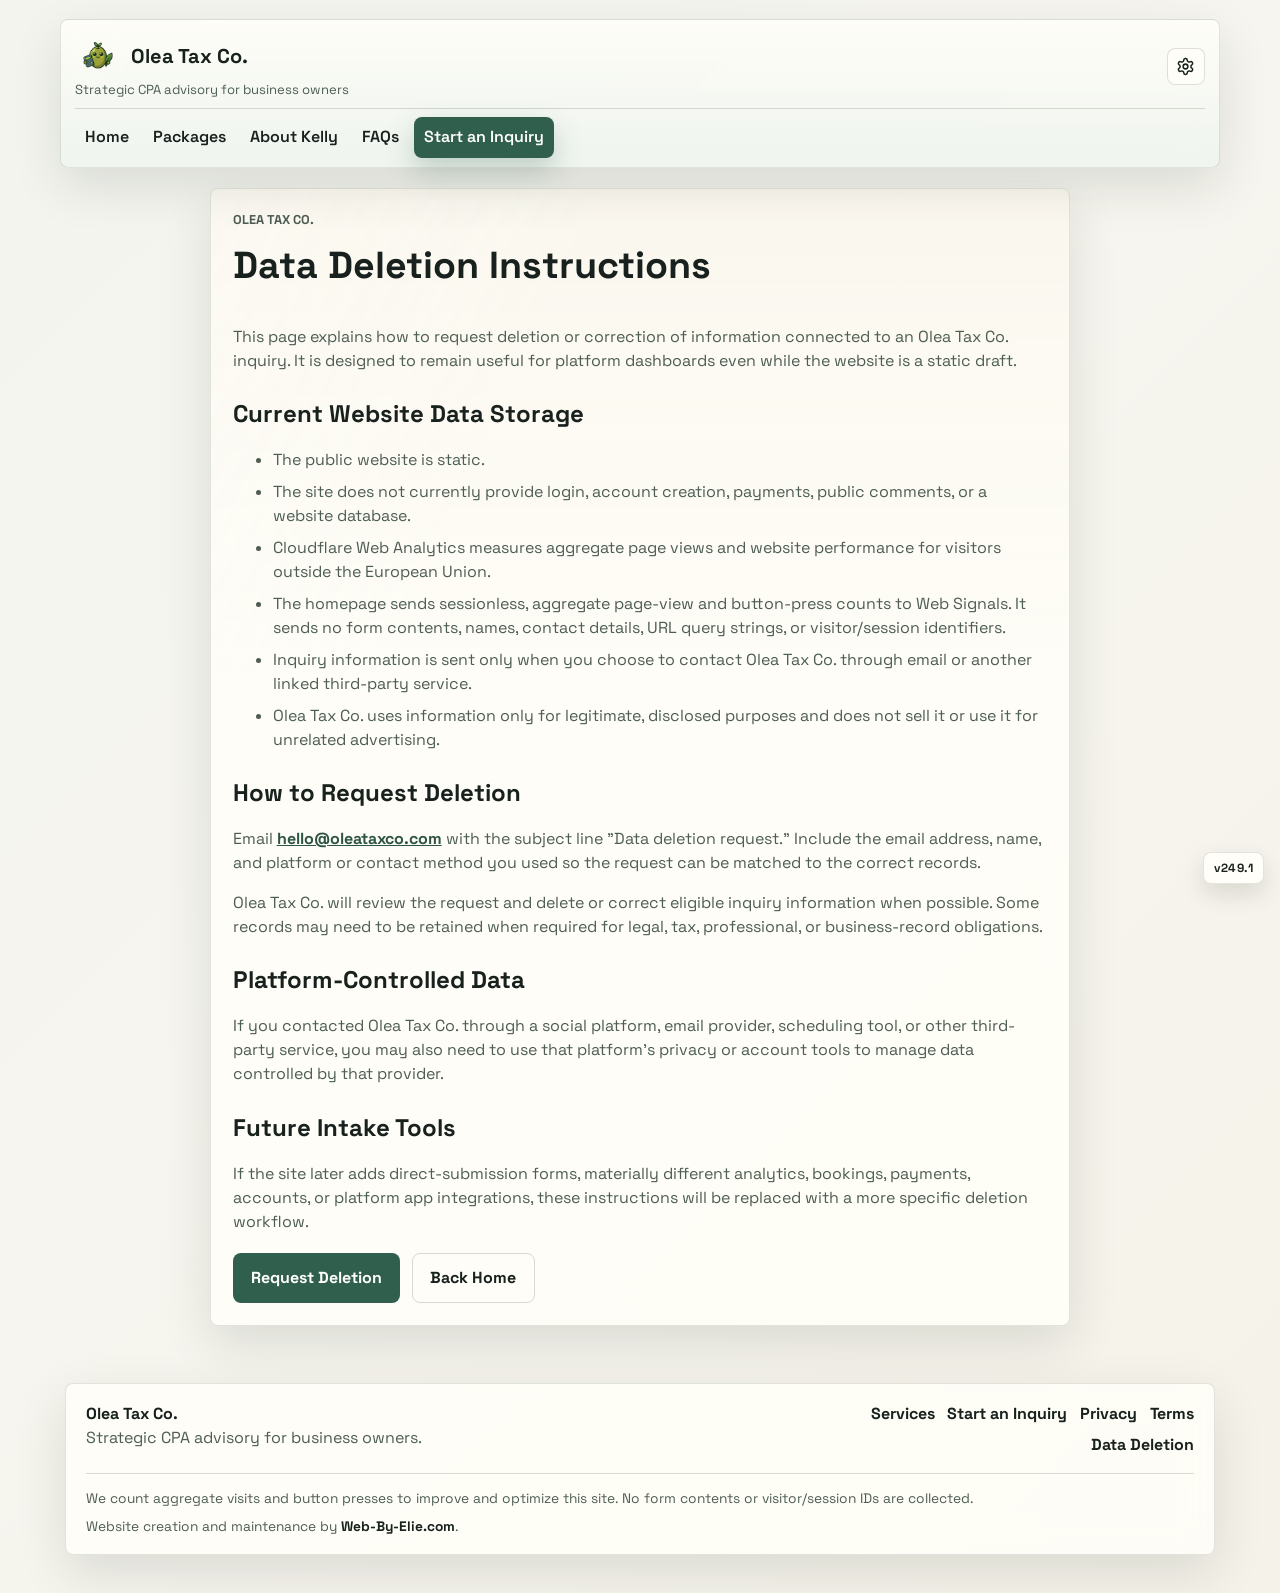
<file: data-deletion.html>
<!DOCTYPE html>
<html lang="en" data-theme="light">
<head>
  <meta charset="UTF-8" />
  <meta name="viewport" content="width=device-width, initial-scale=1.0" />
  <title>Data Deletion Instructions | Olea Tax Co.</title>
  <meta name="description" content="Data deletion instructions for Olea Tax Co. inquiry information and third-party platform data." />
  <meta name="site-version" content="v249.1" />
  <link rel="canonical" href="https://oleataxco.com/data-deletion.html" />
  <link rel="icon" type="image/png" sizes="512x512" href="./assets/logos/oleatax-logo.png" />
  <link rel="preconnect" href="https://fonts.googleapis.com">
  <link rel="preconnect" href="https://fonts.gstatic.com" crossorigin>
  <link href="https://fonts.googleapis.com/css2?family=Manrope:wght@400;500;600;700&family=Space+Grotesk:wght@400;500;700&display=swap" rel="stylesheet">
  <link rel="stylesheet" href="assets/styles.css?v=249.1" />
  <link rel="stylesheet" href="assets/liquid-glass.css?v=249.1" />
</head>
<body class="concept-neighborhood">
  <a class="skip-link" href="#main-content">Skip to content</a>
  <main id="main-content" class="site-shell policy-shell">
    <header class="topbar panel">
      <div class="topbar-top">
        <div class="brand-wrap">
          <div class="brand"><img class="site-logo" src="./assets/logos/oleatax-logo.png" alt="Olea Tax logo" />Olea Tax Co.</div>
          <p class="brand-meta">Strategic CPA advisory for business owners</p>
        </div>
        <div class="topbar-controls">
          <button type="button" class="settings-button" data-settings-open aria-label="Open site settings" aria-haspopup="dialog" aria-expanded="false">
            <svg width="19" height="19" viewBox="0 0 24 24" fill="none" stroke="currentColor" stroke-width="1.9" stroke-linecap="round" stroke-linejoin="round" aria-hidden="true">
              <path d="M12.22 2h-.44a2 2 0 0 0-2 2v.18a2 2 0 0 1-1 1.73l-.43.25a2 2 0 0 1-2 0l-.15-.08a2 2 0 0 0-2.73.73l-.22.38a2 2 0 0 0 .73 2.73l.15.1a2 2 0 0 1 1 1.72v.51a2 2 0 0 1-1 1.74l-.15.09a2 2 0 0 0-.73 2.73l.22.38a2 2 0 0 0 2.73.73l.15-.08a2 2 0 0 1 2 0l.43.25a2 2 0 0 1 1 1.73V20a2 2 0 0 0 2 2h.44a2 2 0 0 0 2-2v-.18a2 2 0 0 1 1-1.73l.43-.25a2 2 0 0 1 2 0l.15.08a2 2 0 0 0 2.73-.73l.22-.38a2 2 0 0 0-.73-2.73l-.15-.09a2 2 0 0 1-1-1.74v-.51a2 2 0 0 1 1-1.72l.15-.1a2 2 0 0 0 .73-2.73l-.22-.38a2 2 0 0 0-2.73-.73l-.15.08a2 2 0 0 1-2 0l-.43-.25a2 2 0 0 1-1-1.73V4a2 2 0 0 0-2-2Z"/>
              <circle cx="12" cy="12" r="3"/>
            </svg>
          </button>
        </div>
      </div>
      <nav aria-label="Primary">
        <a href="./">Home</a>
        <a href="./#services">Packages</a>
        <a href="./#who">About Kelly</a>
        <a href="./#faqs">FAQs</a>
        <a class="button topbar-cta" href="./#inquiry">Start an Inquiry</a>
      </nav>
    </header>

    <section class="section panel policy-page">
      <p class="eyebrow">Olea Tax Co.</p>
      <h1>Data Deletion Instructions</h1>
      <p>
        This page explains how to request deletion or correction of information connected to an Olea Tax Co. inquiry. It is designed to remain useful for platform dashboards even while the website is a static draft.
      </p>

      <h2>Current Website Data Storage</h2>
      <ul class="policy-list">
        <li>The public website is static.</li>
        <li>The site does not currently provide login, account creation, payments, public comments, or a website database.</li>
        <li>Cloudflare Web Analytics measures aggregate page views and website performance for visitors outside the European Union.</li>
        <li>The homepage sends sessionless, aggregate page-view and button-press counts to Web Signals. It sends no form contents, names, contact details, URL query strings, or visitor/session identifiers.</li>
        <li>Inquiry information is sent only when you choose to contact Olea Tax Co. through email or another linked third-party service.</li>
        <li>Olea Tax Co. uses information only for legitimate, disclosed purposes and does not sell it or use it for unrelated advertising.</li>
      </ul>

      <h2>How to Request Deletion</h2>
      <p>
        Email <a href="mailto:hello@oleataxco.com?subject=Olea%20Tax%20Co.%20data%20deletion%20request">hello@oleataxco.com</a> with the subject line "Data deletion request." Include the email address, name, and platform or contact method you used so the request can be matched to the correct records.
      </p>
      <p>
        Olea Tax Co. will review the request and delete or correct eligible inquiry information when possible. Some records may need to be retained when required for legal, tax, professional, or business-record obligations.
      </p>

      <h2>Platform-Controlled Data</h2>
      <p>
        If you contacted Olea Tax Co. through a social platform, email provider, scheduling tool, or other third-party service, you may also need to use that platform's privacy or account tools to manage data controlled by that provider.
      </p>

      <h2>Future Intake Tools</h2>
      <p>
        If the site later adds direct-submission forms, materially different analytics, bookings, payments, accounts, or platform app integrations, these instructions will be replaced with a more specific deletion workflow.
      </p>

      <div class="policy-actions">
        <a class="button" href="mailto:hello@oleataxco.com?subject=Olea%20Tax%20Co.%20data%20deletion%20request">Request Deletion</a>
        <a class="button alt" href="./">Back Home</a>
      </div>
    </section>
  </main>
  <footer class="site-footer">
    <div class="footer-inner">
      <div>
        <p class="footer-brand">Olea Tax Co.</p>
        <p>Strategic CPA advisory for business owners.</p>
      </div>
      <nav class="footer-links" aria-label="Footer">
        <a href="./#services">Services</a>
        <a href="./#inquiry">Start an Inquiry</a>
        <a href="privacy.html">Privacy</a>
        <a href="terms.html">Terms</a>
        <a href="data-deletion.html">Data Deletion</a>
      </nav>
      <div class="footer-note">
        <p>We count aggregate visits and button presses to improve and optimize this site. No form contents or visitor/session IDs are collected.</p>
        <p>Website creation and maintenance by <a href="https://web-by-elie.com/">Web-By-Elie.com</a>.</p>
      </div>
    </div>
  </footer>
  <span class="visible-version-pill" data-visible-version aria-label="Site version">v249.1</span>
  <script src="assets/site-settings.js?v=249.1"></script>
</body>
</html>
</file>
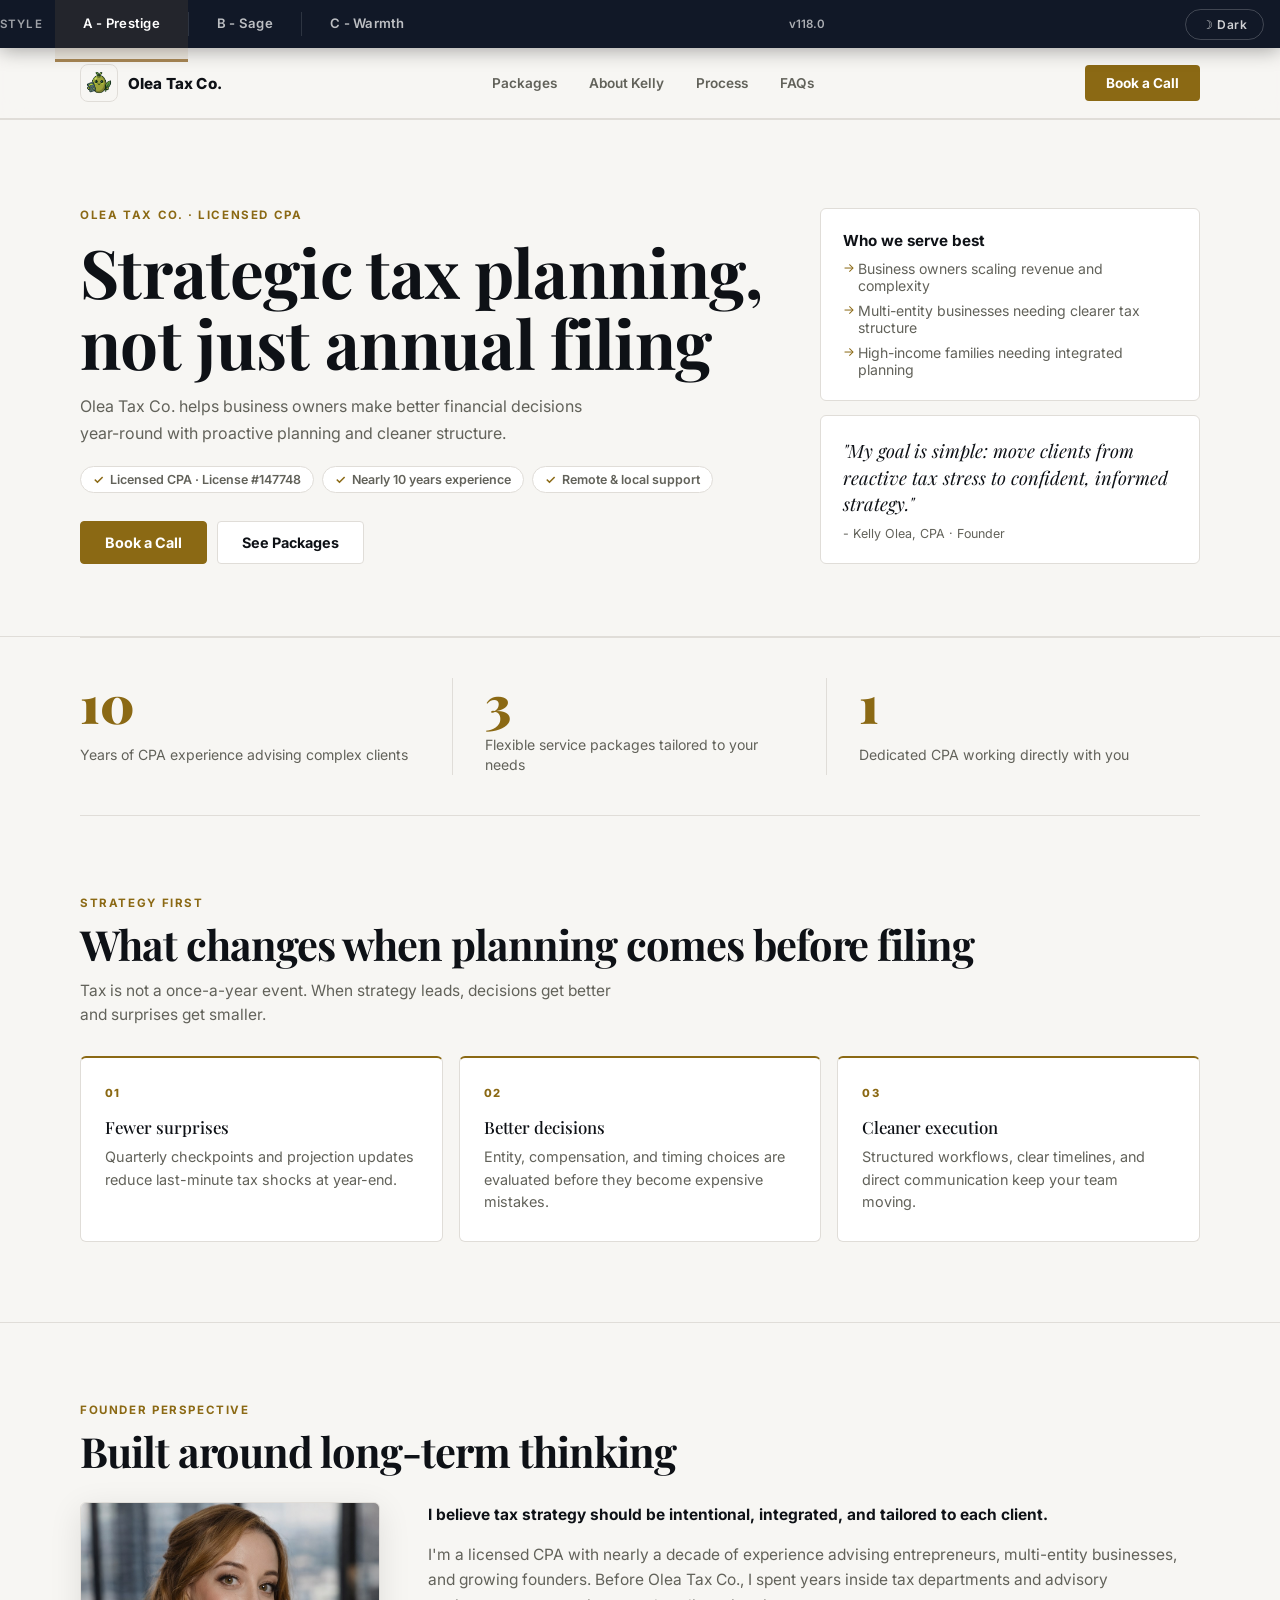
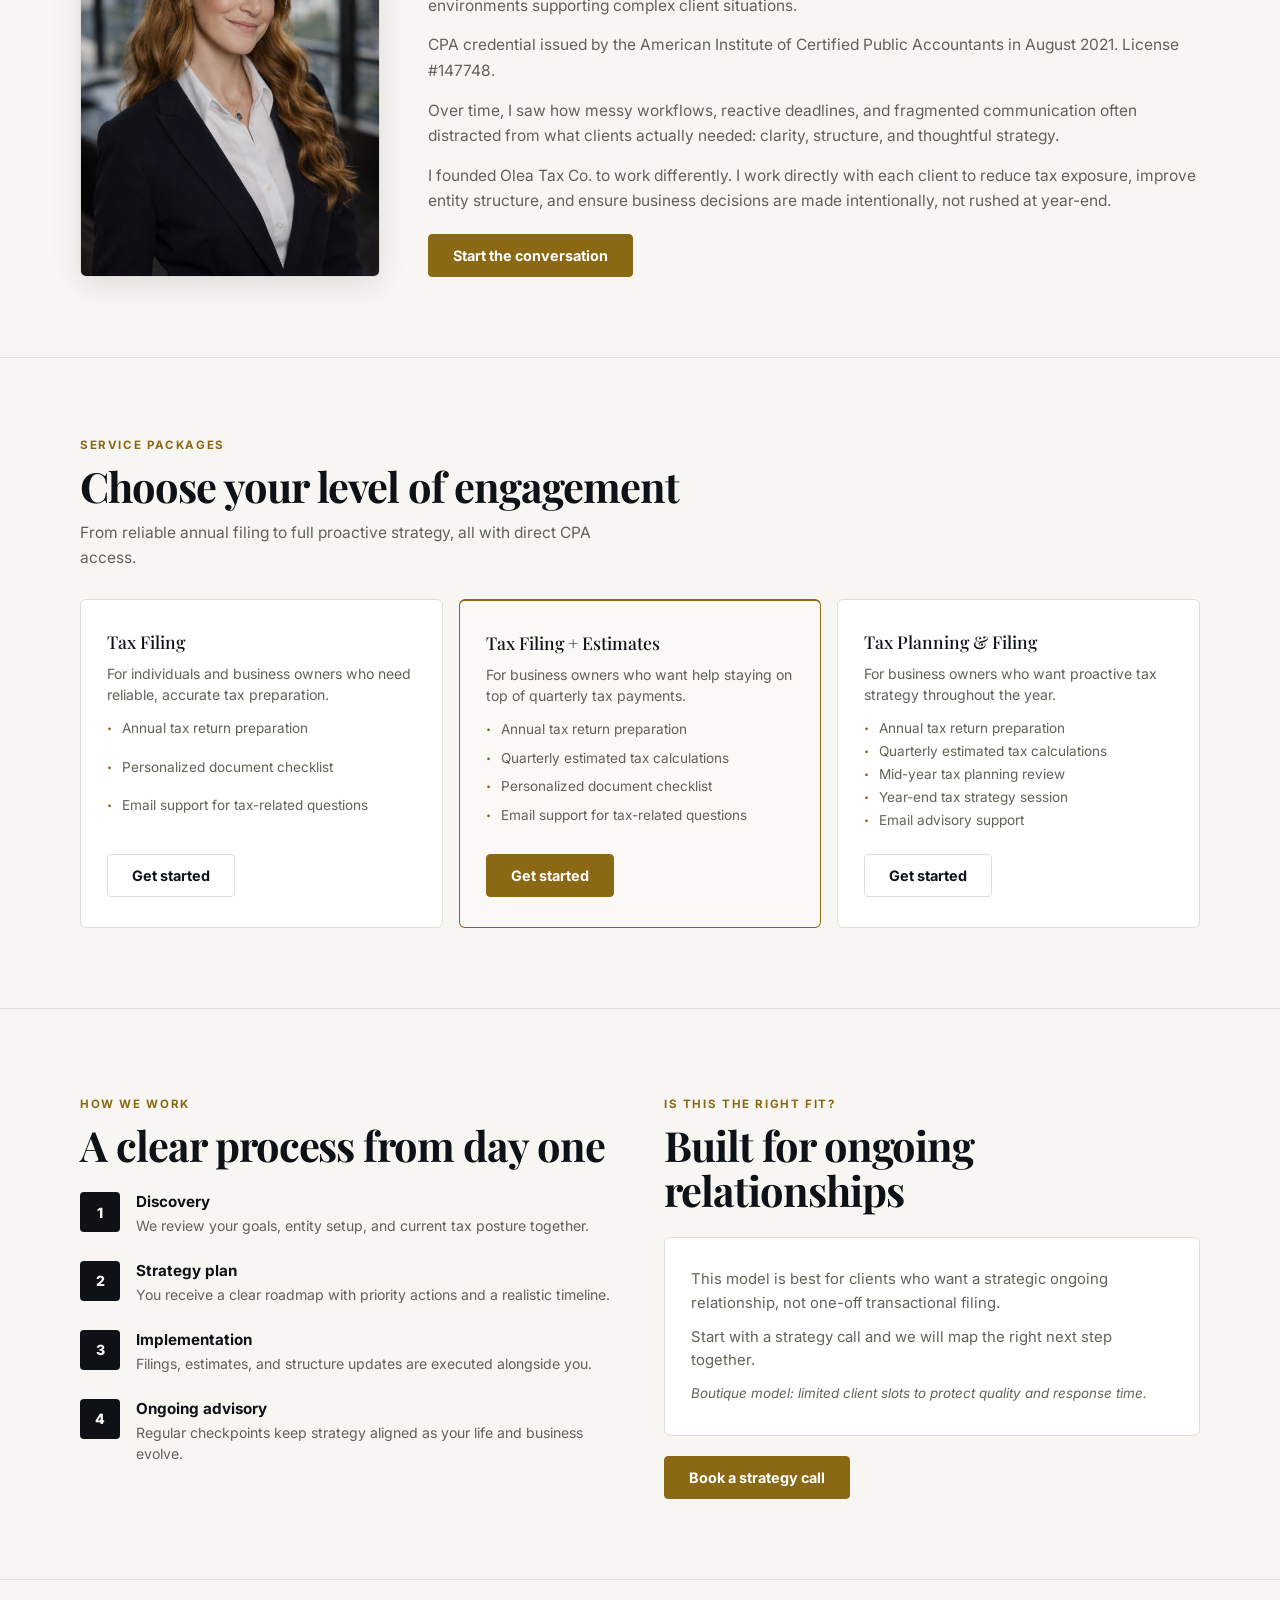
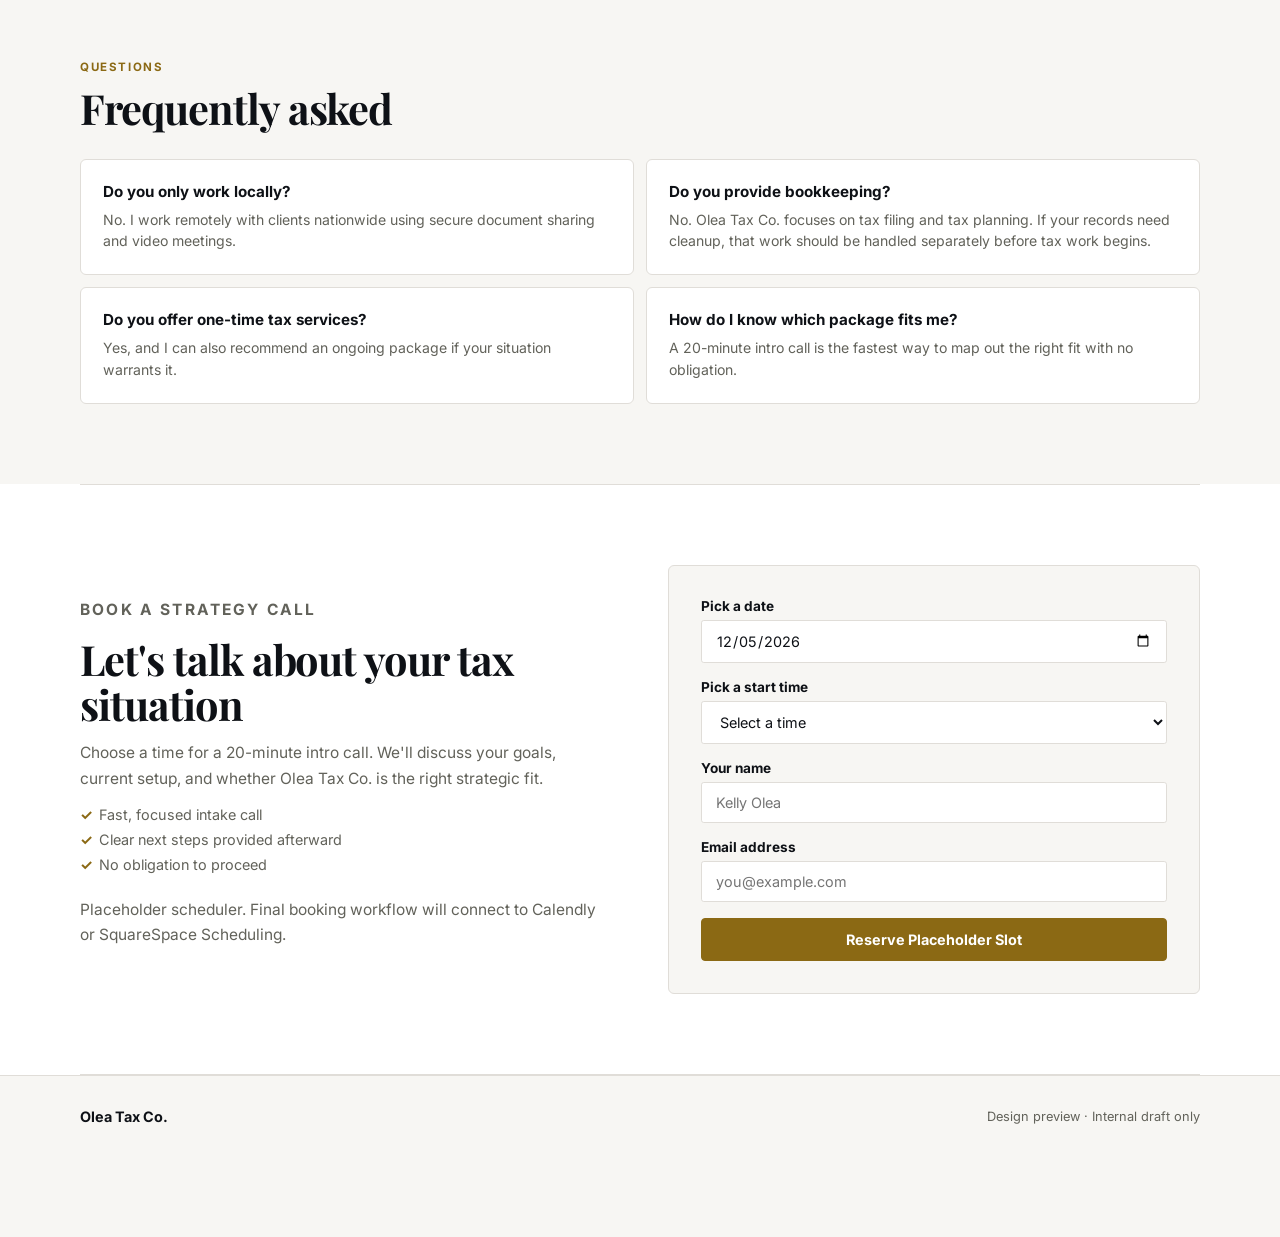
<file: preview.html>
<!doctype html>
<html lang="en" data-theme="light" data-style="A">
<head>
  <meta charset="utf-8"/>
  <meta name="viewport" content="width=device-width,initial-scale=1"/>
  <title>Olea Tax Co. | Design Preview</title>
  <link rel="icon" type="image/png" sizes="512x512" href="./assets/logos/oleatax-logo.png" />
  <link href="https://fonts.googleapis.com/css2?family=Inter:wght@400;600;700;800&family=Playfair+Display:ital,wght@0,500;0,700;0,900;1,500;1,700&family=DM+Sans:wght@400;500;700;800&family=Space+Grotesk:wght@400;500;600;700&display=swap" rel="stylesheet"/>
  <style>
    /* ===== SWITCHER BAR ===== */
    .style-switcher {
      position:fixed; top:0; left:0; right:0; z-index:999;
      display:flex; align-items:center; justify-content:center; gap:0;
      background:#111827; color:#fff;
      font-family:Inter,system-ui,sans-serif;
      font-size:.82rem; font-weight:600;
      box-shadow:0 2px 20px rgba(0,0,0,.35);
      height:48px;
    }
    .style-switcher button {
      all:unset; cursor:pointer;
      padding:12px 28px; height:100%;
      display:flex; align-items:center; gap:8px;
      color:rgba(255,255,255,.72);
      transition:all .2s ease;
      border-bottom:3px solid transparent;
      font-weight:600; letter-spacing:.02em;
    }
    .style-switcher button:hover { color:rgba(255,255,255,.85); background:rgba(255,255,255,.06); }
    .style-switcher button.active { color:#fff; border-bottom-color:#a08050; background:rgba(160,128,80,.12); }
    .style-switcher .sep { width:1px; height:24px; background:rgba(255,255,255,.12); }
    .style-switcher .label { color:rgba(255,255,255,.6); font-size:.72rem; text-transform:uppercase; letter-spacing:.1em; margin-right:12px; }
    .style-switcher .theme-btn {
      margin-left:auto; margin-right:16px;
      padding:7px 16px; height:auto;
      border:1px solid rgba(255,255,255,.2); border-radius:999px;
      font-size:.75rem; letter-spacing:.04em;
      color:rgba(255,255,255,.8);
    }
    .style-switcher .theme-btn:hover { color:#fff; border-color:rgba(255,255,255,.45); background:rgba(255,255,255,.06); }
    body { padding-top:48px; }

    /* ===== BASE RESET ===== */
    *{box-sizing:border-box; margin:0; padding:0;}
    html,body{max-width:100%;overflow-x:clip;background:var(--bg);color:var(--text);}
    img{max-width:100%;display:block;}
    a{text-decoration:none;color:inherit;}
    ol,ul{padding-left:1.4em;}

    /* ===== SHARED STRUCTURE ===== */
    .shell{width:min(1120px,calc(100% - 40px));margin:auto;}

    .topbar{
      position:sticky; top:48px; z-index:20;
      display:flex; gap:14px; align-items:center; justify-content:space-between;
      padding:16px 0;
      backdrop-filter:blur(14px);
      border-bottom:1px solid var(--line);
      background:color-mix(in srgb,var(--bg) 82%,transparent);
    }
    .brand-wrap{display:flex;align-items:center;gap:10px;}
    .site-logo{width:38px;height:38px;border-radius:var(--logo-radius);object-fit:cover;border:1px solid var(--line);}
    .brand-name{font-weight:800;letter-spacing:.01em;font-size:.95rem;}
    .nav-links{display:flex;gap:4px;align-items:center;margin-left:auto;}
    .nav-links a{
      padding:7px 14px;border-radius:var(--radius);
      font-weight:600;font-size:.85rem;color:var(--muted);
      transition:color .15s,background .15s;
    }
    .nav-links a:hover{color:var(--text);background:var(--surface);}
    .btn-cta{
      padding:9px 20px;border-radius:var(--radius);
      background:var(--accent);color:#fff;
      font-weight:700;font-size:.85rem;
      border:1px solid transparent;
      transition:opacity .15s,transform .15s;
    }
    .btn-cta:hover{opacity:.88;transform:translateY(-1px);}

    main{padding:0 0 80px;display:grid;gap:0;}

    /* ===== SECTIONS ===== */
    .section{padding:80px 0;}
    .section + .section{border-top:1px solid var(--line);}
    .section-label{
      font-size:.72rem;text-transform:uppercase;letter-spacing:.14em;
      font-weight:700;color:var(--accent-text);margin-bottom:12px;
    }
    .section-title{font-size:clamp(1.6rem,3.5vw,2.6rem);line-height:1.08;letter-spacing:var(--heading-ls);}
    .section-sub{color:var(--muted);max-width:56ch;line-height:1.6;margin-top:12px;font-size:.97rem;}

    /* ===== HERO ===== */
    .hero{padding:88px 0 72px;border-bottom:1px solid var(--line);}
    .hero-inner{display:grid;grid-template-columns:1fr 380px;gap:56px;align-items:start;}
    .eyebrow{font-size:.72rem;text-transform:uppercase;letter-spacing:.14em;font-weight:700;color:var(--accent-text);margin-bottom:14px;display:block;}
    .hero h1{
      font-size:clamp(2.4rem,5.5vw,4rem);
      line-height:1.05; letter-spacing:var(--heading-ls);
      max-width:18ch;
    }
    .lead{color:var(--muted);max-width:52ch;line-height:1.65;margin-top:16px;font-size:1rem;}
    .trust-badges{display:flex;flex-wrap:wrap;gap:8px;margin-top:20px;}
    .trust-badge{
      display:inline-flex;align-items:center;gap:6px;
      padding:5px 12px;border-radius:999px;
      border:1px solid var(--line);background:var(--surface);
      font-size:.78rem;font-weight:600;color:var(--muted);
    }
    .trust-badge::before{content:"✓";color:var(--accent-text);font-size:.78rem;}
    .cta-row{display:flex;gap:10px;flex-wrap:wrap;margin-top:28px;}
    .btn{
      display:inline-flex;align-items:center;gap:6px;
      padding:12px 24px;border-radius:var(--radius);
      font-weight:700;font-size:.9rem;
      transition:all .18s ease;cursor:pointer;
      border:1px solid transparent;
    }
    .btn.primary{background:var(--accent);color:#fff;border-color:var(--accent);}
    .btn.primary:hover{opacity:.88;transform:translateY(-1px);box-shadow:0 8px 24px rgba(0,0,0,.15);}
    .btn.secondary{background:var(--surface);color:var(--text);border-color:var(--line);}
    .btn.secondary:hover{background:var(--surface-2);transform:translateY(-1px);box-shadow:0 6px 20px rgba(0,0,0,.07);}

    /* ===== HERO SIDEBAR ===== */
    .hero-sidebar{display:grid;gap:14px;}
    .sidebar-card{
      padding:22px;border-radius:var(--card-radius);
      border:1px solid var(--line);background:var(--surface);
    }
    .sidebar-card h3{font-size:.95rem;font-weight:700;margin-bottom:10px;}
    .sidebar-card ul{list-style:none;padding:0;display:grid;gap:8px;}
    .sidebar-card li{font-size:.88rem;color:var(--muted);padding-left:1.1em;position:relative;}
    .sidebar-card li::before{content:"→";position:absolute;left:0;color:var(--accent-text);font-size:.78rem;}
    .sidebar-quote{
      font-size:1.05rem;line-height:1.45;color:var(--text);
      font-style:italic;
      font-family:var(--quote-font);
    }
    .sidebar-quote-attr{margin-top:8px;font-size:.78rem;color:var(--muted);font-style:normal;}

    /* ===== WHAT CHANGES ===== */
    .pillars-grid{display:grid;grid-template-columns:repeat(3,1fr);gap:16px;margin-top:28px;}
    .pillar{
      padding:28px 24px;border-radius:var(--card-radius);
      border:1px solid var(--line);background:var(--surface);
      position:relative;overflow:hidden;
      transition:transform .2s,box-shadow .2s;
    }
    .pillar:hover{transform:translateY(-3px);box-shadow:0 12px 36px rgba(0,0,0,.09);}
    .pillar-num{display:block;font-size:.7rem;font-weight:800;letter-spacing:.12em;color:var(--accent-text);margin-bottom:16px;}
    .pillar h3{font-size:1.05rem;font-weight:700;margin-bottom:8px;}
    .pillar p{font-size:.9rem;color:var(--muted);line-height:1.55;}

    /* ===== ABOUT ===== */
    .about-grid{display:grid;grid-template-columns:300px 1fr;gap:48px;align-items:start;margin-top:28px;}
    .about-photo{
      width:100%;border-radius:var(--card-radius);
      border:1px solid var(--line);
      box-shadow:0 8px 32px rgba(0,0,0,.1);
      aspect-ratio:4/5;object-fit:cover;
    }
    .about-text p{color:var(--muted);line-height:1.65;margin-bottom:14px;font-size:.97rem;}
    .about-text strong{color:var(--text);}

    /* ===== SERVICES ===== */
    .services-grid{display:grid;grid-template-columns:repeat(3,1fr);gap:16px;margin-top:28px;}
    .service-card{
      padding:30px 26px;border-radius:var(--card-radius);
      border:1px solid var(--line);background:var(--surface);
      display:grid;grid-template-rows:auto auto 1fr auto;gap:10px;
    }
    .service-card h3{font-size:1.1rem;font-weight:700;}
    .service-card .desc{font-size:.88rem;color:var(--muted);line-height:1.55;}
    .service-card ul{list-style:none;padding:0;display:grid;gap:7px;margin-top:4px;}
    .service-card li{font-size:.85rem;color:var(--muted);padding-left:1.1em;position:relative;}
    .service-card li::before{content:"·";position:absolute;left:0;color:var(--accent-text);font-weight:900;}
    .service-highlight{
      border-color:var(--accent);
      background:color-mix(in srgb,var(--accent) 5%,var(--surface));
    }

    /* ===== PROCESS ===== */
    .process-grid{display:grid;grid-template-columns:1fr 1fr;gap:48px;align-items:start;margin-top:8px;}
    .steps-list{list-style:none;padding:0;display:grid;gap:24px;margin-top:24px;}
    .step{display:grid;grid-template-columns:40px 1fr;gap:16px;align-items:start;}
    .step-num{
      width:40px;height:40px;border-radius:var(--step-radius);
      display:flex;align-items:center;justify-content:center;
      background:var(--accent);color:#fff;
      font-weight:800;font-size:.88rem;flex-shrink:0;
    }
    .step-body h4{font-size:.95rem;font-weight:700;margin-bottom:4px;}
    .step-body p{font-size:.88rem;color:var(--muted);line-height:1.55;}
    .fit-card{
      padding:30px 26px;border-radius:var(--card-radius);
      border:1px solid var(--line);background:var(--surface);
      margin-top:24px;
    }
    .fit-card p{color:var(--muted);line-height:1.6;font-size:.93rem;margin-bottom:10px;}
    .fit-card p:last-child{margin-bottom:0;}

    /* ===== STATS STRIP ===== */
    .stats-strip{
      display:grid;grid-template-columns:repeat(3,1fr);
      border-top:1px solid var(--line);border-bottom:1px solid var(--line);
      padding:40px 0;gap:0;
    }
    .stat{
      padding:0 32px;
      border-right:1px solid var(--line);
      display:grid;gap:6px;
    }
    .stat:first-child{padding-left:0;}
    .stat:last-child{border-right:none;}
    .stat-value{font-size:clamp(2rem,4vw,3.2rem);font-weight:800;line-height:1;color:var(--accent-text);}
    .stat-label{font-size:.88rem;color:var(--muted);line-height:1.4;}

    /* ===== FAQ ===== */
    .faqs-grid{display:grid;grid-template-columns:repeat(2,1fr);gap:12px;margin-top:28px;}
    .faq{
      padding:22px;border-radius:var(--card-radius);
      border:1px solid var(--line);background:var(--surface);
    }
    .faq h3{font-size:.95rem;font-weight:700;margin-bottom:8px;}
    .faq p{font-size:.88rem;color:var(--muted);line-height:1.55;}

    /* ===== BOOK CALL ===== */
    .book-section{background:var(--surface);}
    .book-inner{
      display:grid;grid-template-columns:1fr 1fr;gap:56px;align-items:center;
      padding:80px 0;border-top:1px solid var(--line);border-bottom:1px solid var(--line);
    }
    .book-copy h2{margin-bottom:14px;}
    .book-copy p{color:var(--muted);line-height:1.65;font-size:.97rem;margin-bottom:14px;}
    .book-copy ul{list-style:none;padding:0;display:grid;gap:8px;margin-bottom:24px;}
    .book-copy li{font-size:.9rem;color:var(--muted);padding-left:1.3em;position:relative;}
    .book-copy li::before{content:"✓";position:absolute;left:0;color:var(--accent-text);font-weight:700;}
    .booking-form{
      padding:32px;border-radius:var(--card-radius);
      border:1px solid var(--line);background:var(--bg);
      display:grid;gap:16px;
    }
    .field{display:grid;gap:6px;}
    .field label{font-size:.85rem;font-weight:700;color:var(--text);}
    .field input, .field select{
      width:100%;padding:11px 14px;
      border:1px solid var(--line);border-radius:calc(var(--radius) * .7);
      background:var(--surface);color:var(--text);
      font:inherit;font-size:.9rem;
    }
    .field input:focus-visible, .field select:focus-visible{
      outline:2px solid var(--accent);outline-offset:2px;
    }
    .book-note{font-size:.78rem;color:var(--muted);}

    /* ===== FOOTER ===== */
    .footer{padding:32px 0;border-top:1px solid var(--line);}
    .footer-inner{display:flex;align-items:center;justify-content:space-between;gap:16px;}
    .footer-brand{font-weight:700;font-size:.9rem;}
    .footer-note{font-size:.8rem;color:var(--muted);}

    /* ==========================================================
       OPTION A - "Prestige"
       Deep slate + gold, Playfair Display, high-end finance feel
       ========================================================== */
    [data-style="A"]{
      --bg:#f7f6f3;
      --surface:#ffffff;
      --surface-2:#eeebe6;
      --text:#0e1116;
      --muted:#62625a;
      --line:#e0ddd8;
      --accent:#8b6914;
      --accent-text:#8b6914;
      --radius:4px;
      --card-radius:6px;
      --logo-radius:8px;
      --step-radius:4px;
      --heading-ls:-0.025em;
      --quote-font:"Playfair Display",Georgia,serif;
    }
    [data-style="A"][data-theme="dark"]{
      --bg:#0a0c10;
      --surface:#121620;
      --surface-2:#171c26;
      --text:#e8ecf4;
      --muted:#8891a4;
      --line:#1e2434;
      --accent:#c9a84c;
      --accent-text:#c9a84c;
    }
    [data-style="A"] body{font-family:Inter,"DM Sans",system-ui,sans-serif;}
    [data-style="A"] h1,[data-style="A"] h2{font-family:"Playfair Display",Georgia,serif;font-weight:700;}
    [data-style="A"] .hero h1{letter-spacing:-.01em;font-size:clamp(2.6rem,5.5vw,4.2rem);}
    [data-style="A"] .section-title{font-family:"Playfair Display",Georgia,serif;font-weight:700;}
    [data-style="A"] .pillar h3{font-family:"Playfair Display",Georgia,serif;font-weight:500;}
    [data-style="A"] .service-card h3{font-family:"Playfair Display",Georgia,serif;font-weight:500;}
    [data-style="A"] .stat-value{font-family:"Playfair Display",Georgia,serif;font-weight:900;}
    [data-style="A"] .sidebar-quote{font-family:"Playfair Display",Georgia,serif;font-size:1.15rem;font-style:italic;}
    [data-style="A"] .pillar{border-top:2px solid var(--accent);}
    [data-style="A"] .service-highlight{border-top:2px solid var(--accent);background:color-mix(in srgb,var(--accent) 4%,var(--surface));}
    [data-style="A"] .step-num{border-radius:4px;background:var(--text);color:var(--bg);}
    [data-style="A"][data-theme="dark"] .step-num{background:var(--accent);color:#0a0c10;}
    [data-style="A"] .topbar{border-bottom-width:2px;}
    [data-style="A"][data-theme="dark"] .btn-cta,
    [data-style="A"][data-theme="dark"] .btn.primary{color:#0a0c10;}

    /* ==========================================================
       OPTION B - "Sage"
       Forest green accent, clean white, DM Sans, modern firm
       ========================================================== */
    [data-style="B"]{
      --bg:#f5f8f5;
      --surface:#ffffff;
      --surface-2:#ebf2eb;
      --text:#131f14;
      --muted:#4f6751;
      --line:#d4e2d4;
      --accent:#1a5c3a;
      --accent-text:#1a5c3a;
      --radius:10px;
      --card-radius:14px;
      --logo-radius:12px;
      --step-radius:50%;
      --heading-ls:-0.02em;
      --quote-font:"DM Sans",Inter,sans-serif;
    }
    [data-style="B"][data-theme="dark"]{
      --bg:#05100a;
      --surface:#0b1a0f;
      --surface-2:#0f2015;
      --text:#d9eedc;
      --muted:#6a9870;
      --line:#163022;
      --accent:#3db86a;
      --accent-text:#3db86a;
    }
    [data-style="B"] body{font-family:"DM Sans",Inter,system-ui,sans-serif;}
    [data-style="B"] h1,[data-style="B"] h2,[data-style="B"] .section-title{font-family:"DM Sans",sans-serif;font-weight:800;}
    [data-style="B"] .hero h1{font-weight:800;letter-spacing:-.03em;}
    [data-style="B"] .trust-badge::before{content:"✓";}
    [data-style="B"] .sidebar-card{border-radius:16px;box-shadow:0 4px 16px rgba(0,0,0,.06);}
    [data-style="B"] .pillar{border-radius:16px;box-shadow:0 2px 12px rgba(0,0,0,.04);}
    [data-style="B"] .pillar:hover{box-shadow:0 14px 36px rgba(0,0,0,.1);}
    [data-style="B"] .service-card{border-radius:16px;box-shadow:0 2px 12px rgba(0,0,0,.04);}
    [data-style="B"] .service-highlight{border-color:var(--accent);box-shadow:0 6px 28px rgba(26,92,58,.15);}
    [data-style="B"] .stat-value{color:var(--accent-text);}
    [data-style="B"] .about-photo{border-radius:20px;box-shadow:0 16px 48px rgba(0,0,0,.12);}
    [data-style="B"] .booking-form{border-radius:20px;box-shadow:0 4px 24px rgba(0,0,0,.07);}
    [data-style="B"] .btn.primary{border-radius:12px;}
    [data-style="B"] .btn.secondary{border-radius:12px;}
    [data-style="B"] .btn-cta{border-radius:12px;}
    [data-style="B"] .book-section{background:color-mix(in srgb,var(--accent) 5%,var(--bg));}
    [data-style="B"][data-theme="dark"] .btn-cta,
    [data-style="B"][data-theme="dark"] .btn.primary{color:#05100a;}

    /* ==========================================================
       OPTION C - "Warmth"
       Terracotta accent, warm cream, Playfair + DM Sans, boutique
       ========================================================== */
    [data-style="C"]{
      --bg:#faf6f0;
      --surface:#ffffff;
      --surface-2:#f2ebe1;
      --text:#2c1f14;
      --muted:#7a6455;
      --line:#e2d4c6;
      --accent:#8a4f2b;
      --accent-text:#8a4f2b;
      --radius:999px;
      --card-radius:18px;
      --logo-radius:12px;
      --step-radius:999px;
      --heading-ls:-0.01em;
      --quote-font:"Playfair Display",Georgia,serif;
    }
    [data-style="C"][data-theme="dark"]{
      --bg:#120d08;
      --surface:#1d1510;
      --surface-2:#251b14;
      --text:#f0e4d5;
      --muted:#c0a088;
      --line:#382a1e;
      --accent:#d4784a;
      --accent-text:#e09060;
    }
    [data-style="C"] body{font-family:"DM Sans",Inter,system-ui,sans-serif;}
    [data-style="C"] h1,[data-style="C"] h2,[data-style="C"] .section-title{font-family:"Playfair Display",Georgia,serif;font-weight:700;}
    [data-style="C"] .hero h1{font-family:"Playfair Display",Georgia,serif;font-weight:900;letter-spacing:-.01em;}
    [data-style="C"] .sidebar-quote{font-family:"Playfair Display",Georgia,serif;font-size:1.2rem;font-style:normal;}
    [data-style="C"] .stat-value{font-family:"Playfair Display",Georgia,serif;font-weight:900;color:var(--accent-text);}
    [data-style="C"] .pillar{border-radius:18px;background:var(--surface-2);border-color:transparent;}
    [data-style="C"] .pillar:hover{background:var(--surface);border-color:var(--line);}
    [data-style="C"] .service-card{border-radius:18px;}
    [data-style="C"] .service-highlight{
      background:linear-gradient(145deg,color-mix(in srgb,var(--accent) 8%,var(--surface)),var(--surface));
      border-color:var(--accent);
    }
    [data-style="C"] .trust-badge{border-radius:999px;background:color-mix(in srgb,var(--accent) 8%,var(--surface));}
    [data-style="C"] .sidebar-card{border-radius:18px;}
    [data-style="C"] .about-photo{border-radius:22px;box-shadow:0 20px 56px rgba(0,0,0,.12);}
    [data-style="C"] .booking-form{border-radius:22px;}
    [data-style="C"] .book-section{background:var(--surface-2);}
    [data-style="C"] .step-num{font-family:"Playfair Display",Georgia,serif;font-size:1rem;}
    [data-style="C"] .faq{border-radius:18px;background:var(--surface-2);border-color:transparent;}
    [data-style="C"] .field input,[data-style="C"] .field select{border-radius:12px;}
    [data-style="C"][data-theme="dark"] .btn-cta,
    [data-style="C"][data-theme="dark"] .btn.primary{color:#120d08;}

    /* ===== RESPONSIVE ===== */
    @media (max-width:940px){
      .hero-inner,.about-grid,.process-grid,.book-inner{grid-template-columns:1fr;gap:32px;}
      .pillars-grid,.services-grid,.faqs-grid{grid-template-columns:1fr;}
      .stats-strip{grid-template-columns:1fr 1fr;}
      .stats-strip .stat:nth-child(2){border-right:none;}
      .stats-strip .stat:nth-child(3){grid-column:span 2;border-top:1px solid var(--line);padding-top:24px;}
      .topbar .nav-links{display:none;}
    }
    @media (max-width:600px){
      .style-switcher .label{display:none;}
      .stats-strip{grid-template-columns:1fr;}
      .stats-strip .stat{border-right:none;border-top:1px solid var(--line);padding-top:20px;}
      .stats-strip .stat:first-child{border-top:none;padding-top:0;}
    }
  </style>
</head>
<body>

<!-- ===== SWITCHER BAR ===== -->
<div class="style-switcher" role="navigation" aria-label="Style options">
  <span class="label">Style</span>
  <button data-pick="A" class="active">A - Prestige</button>
  <div class="sep"></div>
  <button data-pick="B">B - Sage</button>
  <div class="sep"></div>
  <button data-pick="C">C - Warmth</button>
  <span style="color:rgba(255,255,255,.65);font-size:.72rem;letter-spacing:0;margin-left:auto;margin-right:4px;">v118.0</span>
  <button class="theme-btn" id="theme-toggle">☽ Dark</button>
</div>

<main>
  <!-- ===== NAV ===== -->
  <div class="topbar">
    <div class="shell" style="display:flex;align-items:center;gap:14px;width:100%;max-width:min(1120px,calc(100% - 40px));margin:auto;">
      <div class="brand-wrap">
        <img class="site-logo" src="./assets/logos/oleatax-logo.png" alt="Olea Tax logo" />
        <span class="brand-name">Olea Tax Co.</span>
      </div>
      <nav class="nav-links">
        <a href="#services">Packages</a>
        <a href="#about">About Kelly</a>
        <a href="#process">Process</a>
        <a href="#faqs">FAQs</a>
      </nav>
      <a class="btn-cta" href="#book" style="margin-left:auto;">Book a Call</a>
    </div>
  </div>

  <!-- ===== HERO ===== -->
  <section class="hero">
    <div class="shell">
      <div class="hero-inner">
        <div class="hero-copy">
          <span class="eyebrow">Olea Tax Co. · Licensed CPA</span>
          <h1>Strategic tax planning, not just annual filing</h1>
          <p class="lead">
            Olea Tax Co. helps business owners make better financial decisions year-round
            with proactive planning and cleaner structure.
          </p>
          <div class="trust-badges">
            <span class="trust-badge">Licensed CPA · License #147748</span>
            <span class="trust-badge">Nearly 10 years experience</span>
            <span class="trust-badge">Remote &amp; local support</span>
          </div>
          <div class="cta-row">
            <a class="btn primary" href="#book">Book a Call</a>
            <a class="btn secondary" href="#services">See Packages</a>
          </div>
        </div>
        <aside class="hero-sidebar">
          <div class="sidebar-card">
            <h3>Who we serve best</h3>
            <ul>
              <li>Business owners scaling revenue and complexity</li>
              <li>Multi-entity businesses needing clearer tax structure</li>
              <li>High-income families needing integrated planning</li>
            </ul>
          </div>
          <div class="sidebar-card">
            <p class="sidebar-quote">"My goal is simple: move clients from reactive tax stress to confident, informed strategy."</p>
            <p class="sidebar-quote-attr">- Kelly Olea, CPA · Founder</p>
          </div>
        </aside>
      </div>
    </div>
  </section>

  <!-- ===== STATS ===== -->
  <div class="shell">
    <div class="stats-strip">
      <div class="stat">
        <span class="stat-value">10</span>
        <span class="stat-label">Years of CPA experience advising complex clients</span>
      </div>
      <div class="stat">
        <span class="stat-value">3</span>
        <span class="stat-label">Flexible service packages tailored to your needs</span>
      </div>
      <div class="stat">
        <span class="stat-value">1</span>
        <span class="stat-label">Dedicated CPA working directly with you</span>
      </div>
    </div>
  </div>

  <!-- ===== WHAT CHANGES ===== -->
  <section class="section">
    <div class="shell">
      <p class="section-label">Strategy first</p>
      <h2 class="section-title">What changes when planning comes before filing</h2>
      <p class="section-sub">Tax is not a once-a-year event. When strategy leads, decisions get better and surprises get smaller.</p>
      <div class="pillars-grid">
        <div class="pillar">
          <span class="pillar-num">01</span>
          <h3>Fewer surprises</h3>
          <p>Quarterly checkpoints and projection updates reduce last-minute tax shocks at year-end.</p>
        </div>
        <div class="pillar">
          <span class="pillar-num">02</span>
          <h3>Better decisions</h3>
          <p>Entity, compensation, and timing choices are evaluated before they become expensive mistakes.</p>
        </div>
        <div class="pillar">
          <span class="pillar-num">03</span>
          <h3>Cleaner execution</h3>
          <p>Structured workflows, clear timelines, and direct communication keep your team moving.</p>
        </div>
      </div>
    </div>
  </section>

  <!-- ===== ABOUT ===== -->
  <section id="about" class="section">
    <div class="shell">
      <p class="section-label">Founder perspective</p>
      <h2 class="section-title">Built around long-term thinking</h2>
      <div class="about-grid">
        <img class="about-photo" src="assets/kelly-portrait.jpg" alt="Kelly Olea, CPA" loading="lazy" />
        <div class="about-text">
          <p><strong>I believe tax strategy should be intentional, integrated, and tailored to each client.</strong></p>
          <p>
            I'm a licensed CPA with nearly a decade of experience advising entrepreneurs, multi-entity
            businesses, and growing founders. Before Olea Tax Co., I spent years inside tax departments
            and advisory environments supporting complex client situations.
          </p>
          <p>CPA credential issued by the American Institute of Certified Public Accountants in August 2021. License #147748.</p>
          <p>
            Over time, I saw how messy workflows, reactive deadlines, and fragmented communication
            often distracted from what clients actually needed: clarity, structure, and thoughtful strategy.
          </p>
          <p>
            I founded Olea Tax Co. to work differently. I work directly with each client to reduce tax
            exposure, improve entity structure, and ensure business decisions are made intentionally,
            not rushed at year-end.
          </p>
          <div class="cta-row" style="margin-top:20px;">
            <a class="btn primary" href="#book">Start the conversation</a>
          </div>
        </div>
      </div>
    </div>
  </section>

  <!-- ===== SERVICES ===== -->
  <section id="services" class="section">
    <div class="shell">
      <p class="section-label">Service packages</p>
      <h2 class="section-title">Choose your level of engagement</h2>
      <p class="section-sub">From reliable annual filing to full proactive strategy, all with direct CPA access.</p>
      <div class="services-grid">
        <div class="service-card">
          <h3>Tax Filing</h3>
          <p class="desc">For individuals and business owners who need reliable, accurate tax preparation.</p>
          <ul>
            <li>Annual tax return preparation</li>
            <li>Personalized document checklist</li>
            <li>Email support for tax-related questions</li>
          </ul>
          <div class="cta-row" style="margin-top:16px;">
            <a class="btn secondary" href="#book">Get started</a>
          </div>
        </div>
        <div class="service-card service-highlight">
          <h3>Tax Filing + Estimates</h3>
          <p class="desc">For business owners who want help staying on top of quarterly tax payments.</p>
          <ul>
            <li>Annual tax return preparation</li>
            <li>Quarterly estimated tax calculations</li>
            <li>Personalized document checklist</li>
            <li>Email support for tax-related questions</li>
          </ul>
          <div class="cta-row" style="margin-top:16px;">
            <a class="btn primary" href="#book">Get started</a>
          </div>
        </div>
        <div class="service-card">
          <h3>Tax Planning &amp; Filing</h3>
          <p class="desc">For business owners who want proactive tax strategy throughout the year.</p>
          <ul>
            <li>Annual tax return preparation</li>
            <li>Quarterly estimated tax calculations</li>
            <li>Mid-year tax planning review</li>
            <li>Year-end tax strategy session</li>
            <li>Email advisory support</li>
          </ul>
          <div class="cta-row" style="margin-top:16px;">
            <a class="btn secondary" href="#book">Get started</a>
          </div>
        </div>
      </div>
    </div>
  </section>

  <!-- ===== PROCESS ===== -->
  <section id="process" class="section">
    <div class="shell">
      <div class="process-grid">
        <div>
          <p class="section-label">How we work</p>
          <h2 class="section-title">A clear process from day one</h2>
          <ol class="steps-list">
            <li class="step">
              <div class="step-num">1</div>
              <div class="step-body">
                <h4>Discovery</h4>
                <p>We review your goals, entity setup, and current tax posture together.</p>
              </div>
            </li>
            <li class="step">
              <div class="step-num">2</div>
              <div class="step-body">
                <h4>Strategy plan</h4>
                <p>You receive a clear roadmap with priority actions and a realistic timeline.</p>
              </div>
            </li>
            <li class="step">
              <div class="step-num">3</div>
              <div class="step-body">
                <h4>Implementation</h4>
                <p>Filings, estimates, and structure updates are executed alongside you.</p>
              </div>
            </li>
            <li class="step">
              <div class="step-num">4</div>
              <div class="step-body">
                <h4>Ongoing advisory</h4>
                <p>Regular checkpoints keep strategy aligned as your life and business evolve.</p>
              </div>
            </li>
          </ol>
        </div>
        <div>
          <p class="section-label">Is this the right fit?</p>
          <h2 class="section-title">Built for ongoing relationships</h2>
          <div class="fit-card">
            <p>This model is best for clients who want a strategic ongoing relationship, not one-off transactional filing.</p>
            <p>Start with a strategy call and we will map the right next step together.</p>
            <p style="font-size:.84rem;"><em>Boutique model: limited client slots to protect quality and response time.</em></p>
          </div>
          <div class="cta-row" style="margin-top:20px;">
            <a class="btn primary" href="#book">Book a strategy call</a>
          </div>
        </div>
      </div>
    </div>
  </section>

  <!-- ===== FAQS ===== -->
  <section id="faqs" class="section">
    <div class="shell">
      <p class="section-label">Questions</p>
      <h2 class="section-title">Frequently asked</h2>
      <div class="faqs-grid">
        <div class="faq">
          <h3>Do you only work locally?</h3>
          <p>No. I work remotely with clients nationwide using secure document sharing and video meetings.</p>
        </div>
        <div class="faq">
          <h3>Do you provide bookkeeping?</h3>
          <p>No. Olea Tax Co. focuses on tax filing and tax planning. If your records need cleanup, that work should be handled separately before tax work begins.</p>
        </div>
        <div class="faq">
          <h3>Do you offer one-time tax services?</h3>
          <p>Yes, and I can also recommend an ongoing package if your situation warrants it.</p>
        </div>
        <div class="faq">
          <h3>How do I know which package fits me?</h3>
          <p>A 20-minute intro call is the fastest way to map out the right fit with no obligation.</p>
        </div>
      </div>
    </div>
  </section>

  <!-- ===== BOOK CALL ===== -->
  <section id="book" class="book-section">
    <div class="shell">
      <div class="book-inner">
        <div class="book-copy">
          <p class="section-label">Book a strategy call</p>
          <h2 class="section-title">Let's talk about your tax situation</h2>
          <p>Choose a time for a 20-minute intro call. We'll discuss your goals, current setup, and whether Olea Tax Co. is the right strategic fit.</p>
          <ul>
            <li>Fast, focused intake call</li>
            <li>Clear next steps provided afterward</li>
            <li>No obligation to proceed</li>
          </ul>
          <p class="book-note">Placeholder scheduler. Final booking workflow will connect to Calendly or SquareSpace Scheduling.</p>
        </div>
        <div class="booking-form">
          <div class="field">
            <label for="call-date">Pick a date</label>
            <input id="call-date" name="call_date" type="date" />
          </div>
          <div class="field">
            <label for="call-time">Pick a start time</label>
            <select id="call-time" name="call_time">
              <option value="">Select a time</option>
            </select>
          </div>
          <div class="field">
            <label for="call-name">Your name</label>
            <input id="call-name" name="call_name" type="text" placeholder="Kelly Olea" />
          </div>
          <div class="field">
            <label for="call-email">Email address</label>
            <input id="call-email" name="call_email" type="email" placeholder="you@example.com" />
          </div>
          <a class="btn primary" href="#" style="justify-content:center;" onclick="return false;">Reserve Placeholder Slot</a>
        </div>
      </div>
    </div>
  </section>

  <!-- ===== FOOTER ===== -->
  <footer class="footer">
    <div class="shell">
      <div class="footer-inner">
        <span class="footer-brand">Olea Tax Co.</span>
        <span class="footer-note">Design preview · Internal draft only</span>
      </div>
    </div>
  </footer>
</main>

<script>
  // Style switcher
  var btns = document.querySelectorAll('.style-switcher [data-pick]');
  btns.forEach(function(btn){
    btn.addEventListener('click', function(){
      document.documentElement.dataset.style = this.dataset.pick;
      btns.forEach(function(b){ b.classList.remove('active'); });
      this.classList.add('active');
    });
  });

  // Theme toggle
  var themBtn = document.getElementById('theme-toggle');
  themBtn.addEventListener('click', function(){
    var isDark = document.documentElement.dataset.theme === 'dark';
    document.documentElement.dataset.theme = isDark ? 'light' : 'dark';
    themBtn.textContent = isDark ? '☽ Dark' : '☀ Light';
  });

  // Booking time slots
  (function(){
    var dateInput = document.getElementById('call-date');
    var timeSelect = document.getElementById('call-time');
    if(!dateInput || !timeSelect) return;
    var today = new Date();
    var pad = function(n){ return String(n).padStart(2,'0'); };
    dateInput.min = today.getFullYear() + '-' + pad(today.getMonth()+1) + '-' + pad(today.getDate());
    dateInput.value = dateInput.min;
    function toLabel(h,m){
      var suffix = h >= 12 ? 'PM' : 'AM';
      var h12 = h % 12 || 12;
      return h12 + ':' + pad(m) + ' ' + suffix;
    }
    for(var h = 10; h <= 16; h++){
      for(var m = 0; m <= 30; m += 30){
        if(h === 16 && m > 0) continue;
        var opt = document.createElement('option');
        opt.value = pad(h) + ':' + pad(m);
        opt.textContent = toLabel(h,m);
        timeSelect.appendChild(opt);
      }
    }
  })();
</script>
</body>
</html>
</file>
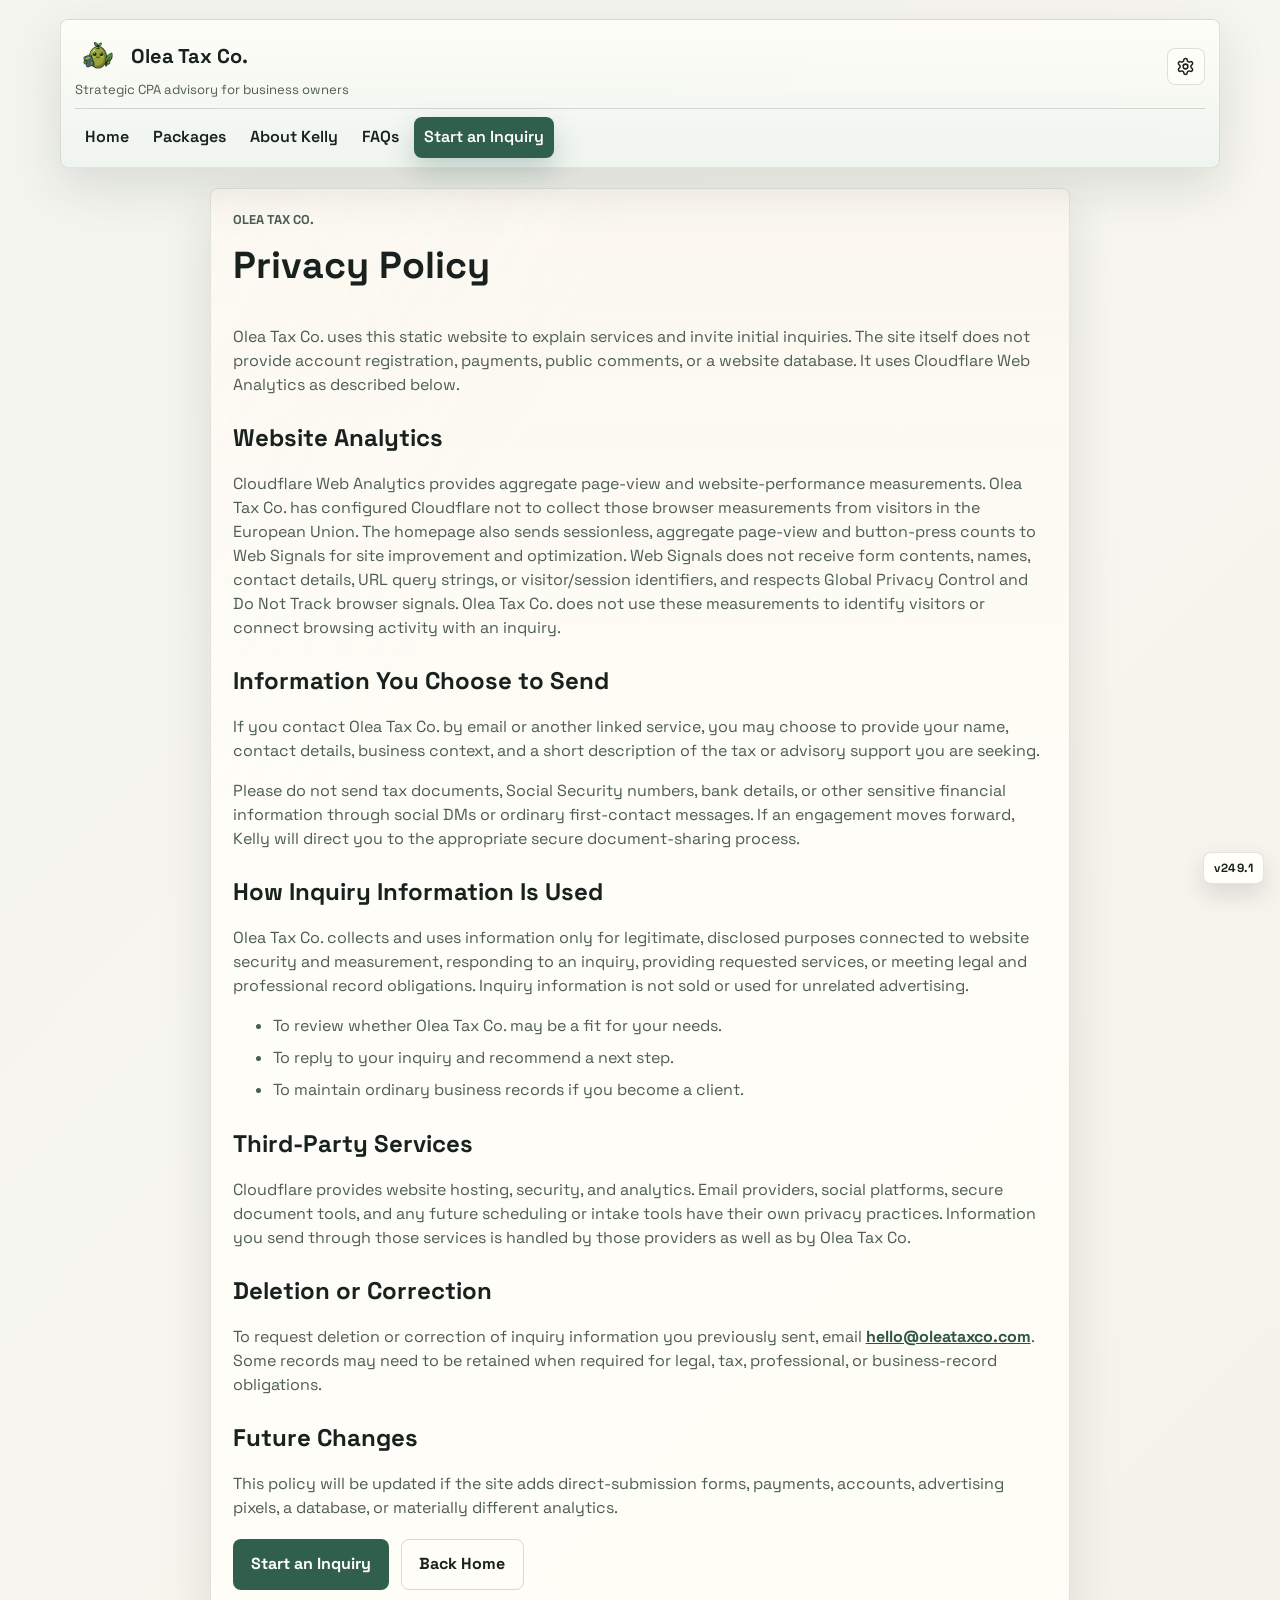
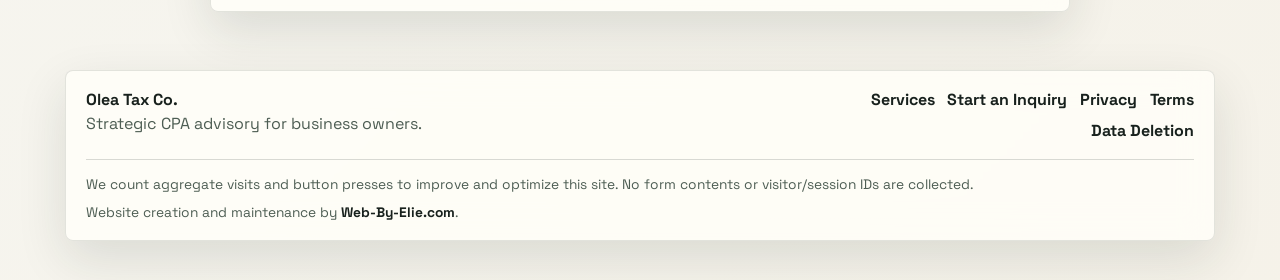
<file: privacy.html>
<!DOCTYPE html>
<html lang="en" data-theme="light">
<head>
  <meta charset="UTF-8" />
  <meta name="viewport" content="width=device-width, initial-scale=1.0" />
  <title>Privacy Policy | Olea Tax Co.</title>
  <meta name="description" content="Privacy policy for Olea Tax Co. inquiries and static website use." />
  <meta name="site-version" content="v249.1" />
  <link rel="canonical" href="https://oleataxco.com/privacy.html" />
  <link rel="icon" type="image/png" sizes="512x512" href="./assets/logos/oleatax-logo.png" />
  <link rel="preconnect" href="https://fonts.googleapis.com">
  <link rel="preconnect" href="https://fonts.gstatic.com" crossorigin>
  <link href="https://fonts.googleapis.com/css2?family=Manrope:wght@400;500;600;700&family=Space+Grotesk:wght@400;500;700&display=swap" rel="stylesheet">
  <link rel="stylesheet" href="assets/styles.css?v=249.1" />
  <link rel="stylesheet" href="assets/liquid-glass.css?v=249.1" />
</head>
<body class="concept-neighborhood">
  <a class="skip-link" href="#main-content">Skip to content</a>
  <main id="main-content" class="site-shell policy-shell">
    <header class="topbar panel">
      <div class="topbar-top">
        <div class="brand-wrap">
          <div class="brand"><img class="site-logo" src="./assets/logos/oleatax-logo.png" alt="Olea Tax logo" />Olea Tax Co.</div>
          <p class="brand-meta">Strategic CPA advisory for business owners</p>
        </div>
        <div class="topbar-controls">
          <button type="button" class="settings-button" data-settings-open aria-label="Open site settings" aria-haspopup="dialog" aria-expanded="false">
            <svg width="19" height="19" viewBox="0 0 24 24" fill="none" stroke="currentColor" stroke-width="1.9" stroke-linecap="round" stroke-linejoin="round" aria-hidden="true">
              <path d="M12.22 2h-.44a2 2 0 0 0-2 2v.18a2 2 0 0 1-1 1.73l-.43.25a2 2 0 0 1-2 0l-.15-.08a2 2 0 0 0-2.73.73l-.22.38a2 2 0 0 0 .73 2.73l.15.1a2 2 0 0 1 1 1.72v.51a2 2 0 0 1-1 1.74l-.15.09a2 2 0 0 0-.73 2.73l.22.38a2 2 0 0 0 2.73.73l.15-.08a2 2 0 0 1 2 0l.43.25a2 2 0 0 1 1 1.73V20a2 2 0 0 0 2 2h.44a2 2 0 0 0 2-2v-.18a2 2 0 0 1 1-1.73l.43-.25a2 2 0 0 1 2 0l.15.08a2 2 0 0 0 2.73-.73l.22-.38a2 2 0 0 0-.73-2.73l-.15-.09a2 2 0 0 1-1-1.74v-.51a2 2 0 0 1 1-1.72l.15-.1a2 2 0 0 0 .73-2.73l-.22-.38a2 2 0 0 0-2.73-.73l-.15.08a2 2 0 0 1-2 0l-.43-.25a2 2 0 0 1-1-1.73V4a2 2 0 0 0-2-2Z"/>
              <circle cx="12" cy="12" r="3"/>
            </svg>
          </button>
        </div>
      </div>
      <nav aria-label="Primary">
        <a href="./">Home</a>
        <a href="./#services">Packages</a>
        <a href="./#who">About Kelly</a>
        <a href="./#faqs">FAQs</a>
        <a class="button topbar-cta" href="./#inquiry">Start an Inquiry</a>
      </nav>
    </header>

    <section class="section panel policy-page">
      <p class="eyebrow">Olea Tax Co.</p>
      <h1>Privacy Policy</h1>
      <p>
        Olea Tax Co. uses this static website to explain services and invite initial inquiries. The site itself does not provide account registration, payments, public comments, or a website database. It uses Cloudflare Web Analytics as described below.
      </p>

      <h2>Website Analytics</h2>
      <p>
        Cloudflare Web Analytics provides aggregate page-view and website-performance measurements. Olea Tax Co. has configured Cloudflare not to collect those browser measurements from visitors in the European Union. The homepage also sends sessionless, aggregate page-view and button-press counts to Web Signals for site improvement and optimization. Web Signals does not receive form contents, names, contact details, URL query strings, or visitor/session identifiers, and respects Global Privacy Control and Do Not Track browser signals. Olea Tax Co. does not use these measurements to identify visitors or connect browsing activity with an inquiry.
      </p>

      <h2>Information You Choose to Send</h2>
      <p>
        If you contact Olea Tax Co. by email or another linked service, you may choose to provide your name, contact details, business context, and a short description of the tax or advisory support you are seeking.
      </p>
      <p>
        Please do not send tax documents, Social Security numbers, bank details, or other sensitive financial information through social DMs or ordinary first-contact messages. If an engagement moves forward, Kelly will direct you to the appropriate secure document-sharing process.
      </p>

      <h2>How Inquiry Information Is Used</h2>
      <p>
        Olea Tax Co. collects and uses information only for legitimate, disclosed purposes connected to website security and measurement, responding to an inquiry, providing requested services, or meeting legal and professional record obligations. Inquiry information is not sold or used for unrelated advertising.
      </p>
      <ul class="policy-list">
        <li>To review whether Olea Tax Co. may be a fit for your needs.</li>
        <li>To reply to your inquiry and recommend a next step.</li>
        <li>To maintain ordinary business records if you become a client.</li>
      </ul>

      <h2>Third-Party Services</h2>
      <p>
        Cloudflare provides website hosting, security, and analytics. Email providers, social platforms, secure document tools, and any future scheduling or intake tools have their own privacy practices. Information you send through those services is handled by those providers as well as by Olea Tax Co.
      </p>

      <h2>Deletion or Correction</h2>
      <p>
        To request deletion or correction of inquiry information you previously sent, email <a href="mailto:hello@oleataxco.com?subject=Olea%20Tax%20Co.%20privacy%20request">hello@oleataxco.com</a>. Some records may need to be retained when required for legal, tax, professional, or business-record obligations.
      </p>

      <h2>Future Changes</h2>
      <p>
        This policy will be updated if the site adds direct-submission forms, payments, accounts, advertising pixels, a database, or materially different analytics.
      </p>

      <div class="policy-actions">
        <a class="button" href="./#inquiry">Start an Inquiry</a>
        <a class="button alt" href="./">Back Home</a>
      </div>
    </section>
  </main>
  <footer class="site-footer">
    <div class="footer-inner">
      <div>
        <p class="footer-brand">Olea Tax Co.</p>
        <p>Strategic CPA advisory for business owners.</p>
      </div>
      <nav class="footer-links" aria-label="Footer">
        <a href="./#services">Services</a>
        <a href="./#inquiry">Start an Inquiry</a>
        <a href="privacy.html">Privacy</a>
        <a href="terms.html">Terms</a>
        <a href="data-deletion.html">Data Deletion</a>
      </nav>
      <div class="footer-note">
        <p>We count aggregate visits and button presses to improve and optimize this site. No form contents or visitor/session IDs are collected.</p>
        <p>Website creation and maintenance by <a href="https://web-by-elie.com/">Web-By-Elie.com</a>.</p>
      </div>
    </div>
  </footer>
  <span class="visible-version-pill" data-visible-version aria-label="Site version">v249.1</span>
  <script src="assets/site-settings.js?v=249.1"></script>
</body>
</html>
</file>
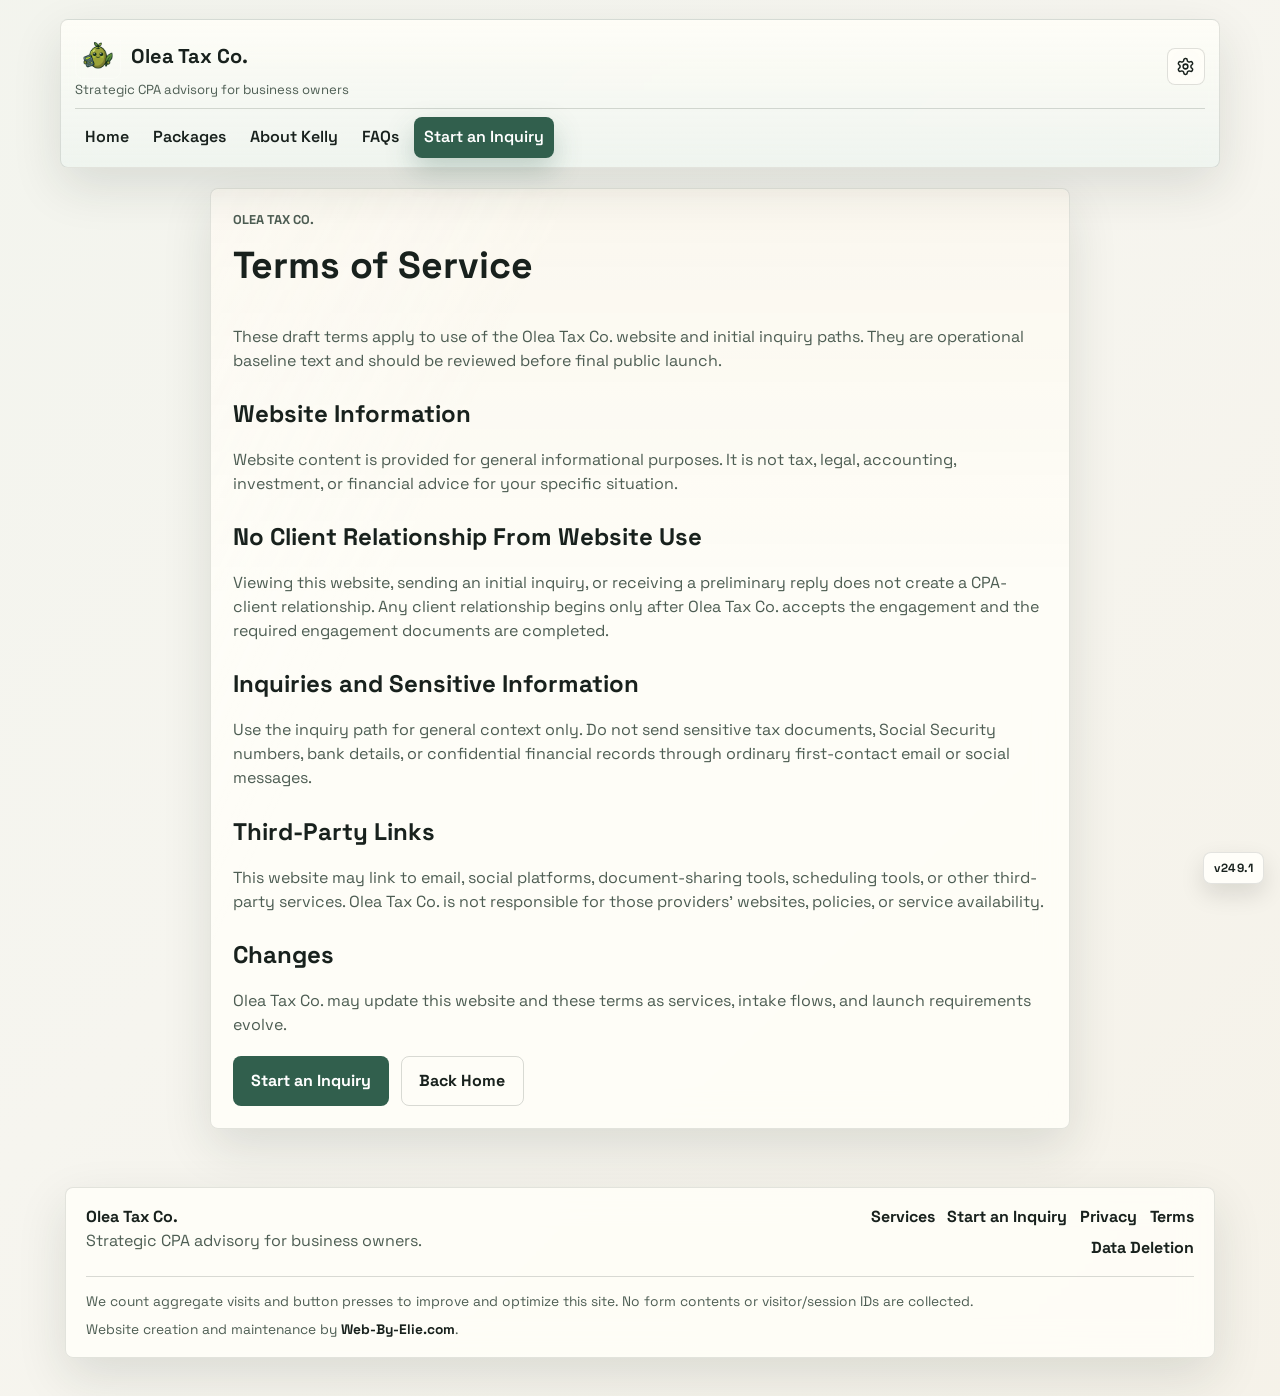
<file: terms.html>
<!DOCTYPE html>
<html lang="en" data-theme="light">
<head>
  <meta charset="UTF-8" />
  <meta name="viewport" content="width=device-width, initial-scale=1.0" />
  <title>Terms of Service | Olea Tax Co.</title>
  <meta name="description" content="Terms of Service for Olea Tax Co. website visitors and initial inquiries." />
  <meta name="site-version" content="v249.1" />
  <link rel="canonical" href="https://oleataxco.com/terms.html" />
  <link rel="icon" type="image/png" sizes="512x512" href="./assets/logos/oleatax-logo.png" />
  <link rel="preconnect" href="https://fonts.googleapis.com">
  <link rel="preconnect" href="https://fonts.gstatic.com" crossorigin>
  <link href="https://fonts.googleapis.com/css2?family=Manrope:wght@400;500;600;700&family=Space+Grotesk:wght@400;500;700&display=swap" rel="stylesheet">
  <link rel="stylesheet" href="assets/styles.css?v=249.1" />
  <link rel="stylesheet" href="assets/liquid-glass.css?v=249.1" />
</head>
<body class="concept-neighborhood">
  <a class="skip-link" href="#main-content">Skip to content</a>
  <main id="main-content" class="site-shell policy-shell">
    <header class="topbar panel">
      <div class="topbar-top">
        <div class="brand-wrap">
          <div class="brand"><img class="site-logo" src="./assets/logos/oleatax-logo.png" alt="Olea Tax logo" />Olea Tax Co.</div>
          <p class="brand-meta">Strategic CPA advisory for business owners</p>
        </div>
        <div class="topbar-controls">
          <button type="button" class="settings-button" data-settings-open aria-label="Open site settings" aria-haspopup="dialog" aria-expanded="false">
            <svg width="19" height="19" viewBox="0 0 24 24" fill="none" stroke="currentColor" stroke-width="1.9" stroke-linecap="round" stroke-linejoin="round" aria-hidden="true">
              <path d="M12.22 2h-.44a2 2 0 0 0-2 2v.18a2 2 0 0 1-1 1.73l-.43.25a2 2 0 0 1-2 0l-.15-.08a2 2 0 0 0-2.73.73l-.22.38a2 2 0 0 0 .73 2.73l.15.1a2 2 0 0 1 1 1.72v.51a2 2 0 0 1-1 1.74l-.15.09a2 2 0 0 0-.73 2.73l.22.38a2 2 0 0 0 2.73.73l.15-.08a2 2 0 0 1 2 0l.43.25a2 2 0 0 1 1 1.73V20a2 2 0 0 0 2 2h.44a2 2 0 0 0 2-2v-.18a2 2 0 0 1 1-1.73l.43-.25a2 2 0 0 1 2 0l.15.08a2 2 0 0 0 2.73-.73l.22-.38a2 2 0 0 0-.73-2.73l-.15-.09a2 2 0 0 1-1-1.74v-.51a2 2 0 0 1 1-1.72l.15-.1a2 2 0 0 0 .73-2.73l-.22-.38a2 2 0 0 0-2.73-.73l-.15.08a2 2 0 0 1-2 0l-.43-.25a2 2 0 0 1-1-1.73V4a2 2 0 0 0-2-2Z"/>
              <circle cx="12" cy="12" r="3"/>
            </svg>
          </button>
        </div>
      </div>
      <nav aria-label="Primary">
        <a href="./">Home</a>
        <a href="./#services">Packages</a>
        <a href="./#who">About Kelly</a>
        <a href="./#faqs">FAQs</a>
        <a class="button topbar-cta" href="./#inquiry">Start an Inquiry</a>
      </nav>
    </header>

    <section class="section panel policy-page">
      <p class="eyebrow">Olea Tax Co.</p>
      <h1>Terms of Service</h1>
      <p>
        These draft terms apply to use of the Olea Tax Co. website and initial inquiry paths. They are operational baseline text and should be reviewed before final public launch.
      </p>

      <h2>Website Information</h2>
      <p>
        Website content is provided for general informational purposes. It is not tax, legal, accounting, investment, or financial advice for your specific situation.
      </p>

      <h2>No Client Relationship From Website Use</h2>
      <p>
        Viewing this website, sending an initial inquiry, or receiving a preliminary reply does not create a CPA-client relationship. Any client relationship begins only after Olea Tax Co. accepts the engagement and the required engagement documents are completed.
      </p>

      <h2>Inquiries and Sensitive Information</h2>
      <p>
        Use the inquiry path for general context only. Do not send sensitive tax documents, Social Security numbers, bank details, or confidential financial records through ordinary first-contact email or social messages.
      </p>

      <h2>Third-Party Links</h2>
      <p>
        This website may link to email, social platforms, document-sharing tools, scheduling tools, or other third-party services. Olea Tax Co. is not responsible for those providers' websites, policies, or service availability.
      </p>

      <h2>Changes</h2>
      <p>
        Olea Tax Co. may update this website and these terms as services, intake flows, and launch requirements evolve.
      </p>

      <div class="policy-actions">
        <a class="button" href="./#inquiry">Start an Inquiry</a>
        <a class="button alt" href="./">Back Home</a>
      </div>
    </section>
  </main>
  <footer class="site-footer">
    <div class="footer-inner">
      <div>
        <p class="footer-brand">Olea Tax Co.</p>
        <p>Strategic CPA advisory for business owners.</p>
      </div>
      <nav class="footer-links" aria-label="Footer">
        <a href="./#services">Services</a>
        <a href="./#inquiry">Start an Inquiry</a>
        <a href="privacy.html">Privacy</a>
        <a href="terms.html">Terms</a>
        <a href="data-deletion.html">Data Deletion</a>
      </nav>
      <div class="footer-note">
        <p>We count aggregate visits and button presses to improve and optimize this site. No form contents or visitor/session IDs are collected.</p>
        <p>Website creation and maintenance by <a href="https://web-by-elie.com/">Web-By-Elie.com</a>.</p>
      </div>
    </div>
  </footer>
  <span class="visible-version-pill" data-visible-version aria-label="Site version">v249.1</span>
  <script src="assets/site-settings.js?v=249.1"></script>
</body>
</html>
</file>
<file: assets/styles.css>
:root {
  --bg: #f6f5ef;
  --text: #18211d;
  --muted: #4d5d53;
  --line: rgba(24, 33, 29, 0.16);
  --card: rgba(255, 255, 249, 0.9);
  --surface-1: #fffdfa;
  --surface-2: #edf4ef;
  --surface-3: #dfece5;
  --bg-glow-1: #dcefe5;
  --bg-glow-2: #f1e2ca;
  --accent: #315f4d;
  --accent-2: #b98546;
  --button-text: #ffffff;
  --shadow: 0 10px 26px rgba(20, 16, 11, 0.08);
  --radius: 8px;
}

html[data-theme="dark"] {
  --bg: #071111;
  --text: #f5fbf7;
  --muted: #c7d9ce;
  --line: rgba(245, 251, 247, 0.18);
  --card: rgba(12, 25, 24, 0.88);
  --surface-1: #0d1d1b;
  --surface-2: #132b27;
  --surface-3: #1c3a34;
  --bg-glow-1: #173b34;
  --bg-glow-2: #3b2d19;
  --accent: #7ac7aa;
  --accent-2: #d6ad64;
  --button-text: #06110d;
  --shadow: 0 20px 56px rgba(0, 0, 0, 0.55);
}

html[data-theme="dark"] .concept-trust {
  --bg: #120d09;
  --text: #fff2e5;
  --muted: #ddc3af;
  --line: rgba(255, 242, 229, 0.2);
  --card: rgba(30, 21, 16, 0.96);
  --surface-1: rgba(32, 23, 17, 0.93);
  --surface-2: rgba(28, 20, 15, 0.91);
  --surface-3: rgba(24, 17, 13, 0.89);
  --bg-glow-1: #38261a;
  --bg-glow-2: #4a3122;
  --accent: #e2a074;
  --accent-2: #ffc58f;
  --button-text: #1c1008;
}

html[data-theme="dark"] .concept-modern {
  --bg: #120d09;
  --text: #fff2e5;
  --muted: #ddc3af;
  --line: rgba(255, 242, 229, 0.2);
  --card: rgba(30, 21, 16, 0.96);
  --surface-1: rgba(32, 23, 17, 0.93);
  --surface-2: rgba(28, 20, 15, 0.91);
  --surface-3: rgba(24, 17, 13, 0.89);
  --bg-glow-1: #38261a;
  --bg-glow-2: #4a3122;
  --accent: #e2a074;
  --accent-2: #ffc58f;
  --button-text: #1c1008;
}

html[data-theme="dark"] .concept-neighborhood {
  --bg: #120d09;
  --text: #fff2e5;
  --muted: #ddc3af;
  --line: rgba(255, 242, 229, 0.2);
  --card: rgba(30, 21, 16, 0.96);
  --surface-1: rgba(32, 23, 17, 0.93);
  --surface-2: rgba(28, 20, 15, 0.91);
  --surface-3: rgba(24, 17, 13, 0.89);
  --bg-glow-1: #38261a;
  --bg-glow-2: #4a3122;
  --accent: #e2a074;
  --accent-2: #ffc58f;
  --button-text: #1c1008;
}

* { box-sizing: border-box; }
html, body { margin: 0; padding: 0; }
body {
  font-family: "Space Grotesk", "Manrope", system-ui, sans-serif;
  color: var(--text);
  background: radial-gradient(circle at 15% 10%, var(--bg-glow-1), transparent 40%),
              radial-gradient(circle at 90% 5%, var(--bg-glow-2), transparent 35%),
              var(--bg);
  line-height: 1.5;
}
a { color: inherit; }
img { max-width: 100%; }

a:focus-visible,
button:focus-visible,
input:focus-visible,
select:focus-visible {
  outline: 2px solid color-mix(in srgb, var(--accent-2) 70%, white 30%);
  outline-offset: 2px;
}

.skip-link {
  position: absolute;
  left: 12px;
  top: -42px;
  z-index: 120;
  padding: 8px 12px;
  border-radius: 8px;
  background: var(--text);
  color: var(--bg);
  text-decoration: none;
  font-weight: 700;
}
.skip-link:focus {
  top: 10px;
}

.button {
  display: inline-flex;
  align-items: center;
  justify-content: center;
  padding: 0.76rem 1.08rem;
  border-radius: 8px;
  background: var(--accent);
  color: var(--button-text);
  text-decoration: none;
  font-weight: 700;
  border: 1px solid transparent;
  transition: transform 180ms ease, box-shadow 180ms ease, opacity 180ms ease, background 180ms ease, border-color 180ms ease;
}
a.button,
.button,
a.button:visited,
a.button:hover,
a.button:active {
  color: var(--button-text);
}
.button.alt {
  background: transparent;
  color: var(--text);
  border-color: var(--line);
}
a.button.alt,
a.button.alt:visited,
a.button.alt:hover,
a.button.alt:active {
  color: var(--text);
}
.button:hover {
  opacity: 0.98;
  transform: translateY(-2px);
  box-shadow: 0 12px 26px rgba(20, 16, 11, 0.14);
}
.button:active { transform: translateY(0); }

.eyebrow {
  margin: 0 0 0.5rem;
  text-transform: uppercase;
  letter-spacing: 0.14em;
  font-size: 0.8rem;
  color: var(--muted);
  font-weight: 700;
}

.site-shell {
  width: min(1150px, calc(100% - 1.5rem));
  margin: 0 auto;
  padding: 1.2rem 0 2.4rem;
}
.topbar {
  display: flex;
  flex-direction: column;
  gap: 0.5rem;
  margin-bottom: 1.2rem;
  padding: 0.8rem 0.9rem 0.6rem;
  border-radius: 8px;
  border: 1px solid color-mix(in srgb, var(--line) 72%, transparent);
  background: color-mix(in srgb, var(--surface-2) 92%, white 8%);
}
.topbar-top {
  display: flex;
  align-items: center;
  justify-content: space-between;
  gap: 0.75rem;
}
.topbar-controls {
  display: inline-flex;
  align-items: center;
  gap: 0.55rem;
  flex-shrink: 0;
}
.topbar nav {
  display: flex;
  flex-wrap: wrap;
  gap: 0.6rem;
  align-items: center;
  border-top: 1px solid var(--line);
  padding-top: 0.5rem;
}
.topbar a {
  text-decoration: none;
  color: var(--text);
  font-weight: 600;
  padding: 0.42rem 0.58rem;
  border-radius: 8px;
  display: inline-flex;
  align-items: center;
}
.topbar a.button {
  color: var(--button-text);
}
.topbar-cta {
  padding-inline: 1.05rem;
  box-shadow: 0 12px 28px color-mix(in srgb, var(--accent) 26%, transparent);
}
.topbar a.button.alt {
  color: var(--text);
}

@media (hover: hover) and (pointer: fine) {
  .topbar nav a:not(.button):hover,
  .topbar nav a:not(.button):focus-visible {
    color: var(--accent);
    background: color-mix(in srgb, var(--accent) 12%, transparent);
    outline: none;
  }
}
.brand {
  display: flex;
  align-items: center;
  gap: 10px;
  font-weight: 800;
  letter-spacing: 0.02em;
  font-size: 1.25rem;
}
.site-logo {
  width: 46px;
  height: 46px;
  border-radius: 8px;
  border: 1px solid rgba(255, 255, 255, 0.16);
  object-fit: cover;
  flex: 0 0 auto;
}
.brand-wrap {
  display: grid;
  gap: 0.08rem;
}
.brand-meta {
  margin: 0;
  color: var(--muted);
  font-size: 0.82rem;
}
.build-version {
  display: inline-flex;
  align-items: center;
  padding: 0.18rem 0.5rem;
  border-radius: 8px;
  border: 1px solid color-mix(in srgb, var(--line) 68%, transparent);
  background: color-mix(in srgb, var(--surface-1) 90%, white 10%);
  color: var(--text);
  font-size: 0.72rem;
  font-weight: 700;
  letter-spacing: 0.04em;
  vertical-align: middle;
}

.hero {
  display: grid;
  grid-template-columns: minmax(0, 1.3fr) minmax(280px, 0.7fr);
  gap: clamp(1.2rem, 2vw, 2rem);
  align-items: center;
}
.panel {
  border: 1px solid color-mix(in srgb, var(--line) 58%, transparent);
  border-radius: 8px;
  background: color-mix(in srgb, var(--surface-1) 93%, white 7%);
  box-shadow: 0 18px 40px rgba(20, 16, 11, 0.07);
}
.hero-copy {
  padding: clamp(1.6rem, 3vw, 3rem);
  background:
    radial-gradient(circle at top right, color-mix(in srgb, var(--accent-2) 20%, transparent), transparent 36%),
    linear-gradient(155deg, color-mix(in srgb, var(--surface-1) 96%, white 4%), color-mix(in srgb, var(--surface-2) 95%, transparent));
}
.hero-copy h1 {
  margin: 0.35rem 0 1rem;
  line-height: 1.02;
  letter-spacing: 0;
  max-width: 11ch;
  font-size: 3.9rem;
}
.hero-copy p {
  color: var(--muted);
  margin: 0 0 1.15rem;
  max-width: 50ch;
  font-size: 1.02rem;
}
.trust-strip {
  display: flex;
  flex-wrap: wrap;
  gap: 0.5rem;
  margin: 0 0 1rem;
}
.trust-strip span {
  display: inline-flex;
  align-items: center;
  padding: 0.32rem 0.62rem;
  border-radius: 8px;
  border: 1px solid color-mix(in srgb, var(--accent) 20%, var(--line));
  background: color-mix(in srgb, var(--surface-1) 82%, white 18%);
  color: color-mix(in srgb, var(--accent) 70%, var(--text));
  font-size: 0.79rem;
  font-weight: 700;
}
.cta-row {
  display: flex;
  flex-wrap: wrap;
  gap: 0.75rem;
  align-items: center;
}
.hero-primary {
  padding: 0.9rem 1.28rem;
  box-shadow: 0 18px 36px color-mix(in srgb, var(--accent) 22%, transparent);
}
.hero-side {
  display: grid;
  gap: 1.15rem;
  align-content: center;
  padding-block: 0.35rem;
}
.hero-support,
.hero-quote-block {
  padding: 1.05rem 1rem 1.05rem 1.2rem;
  border: 1px solid color-mix(in srgb, var(--line) 42%, transparent);
  border-left: 2px solid color-mix(in srgb, var(--line) 76%, transparent);
  border-radius: 8px;
  background: color-mix(in srgb, var(--surface-1) 94%, transparent);
  box-shadow: 0 12px 26px rgba(20, 16, 11, 0.08);
  transition: border-color 180ms ease, transform 180ms ease, box-shadow 180ms ease;
}
.hero-support .eyebrow {
  margin-bottom: 0.45rem;
}
.hero-support h3 {
  margin: 0 0 0.75rem;
  max-width: 18ch;
  font-size: 1.45rem;
  line-height: 1.1;
  color: var(--text);
}
.hero-list {
  list-style: none;
  padding: 0;
  margin: 0;
  display: grid;
  gap: 0.7rem;
}
.hero-list li {
  position: relative;
  padding-left: 1rem;
  color: var(--text);
}
.hero-list li::before {
  content: "";
  position: absolute;
  left: 0;
  top: 0.55rem;
  width: 0.38rem;
  height: 0.38rem;
  border-radius: 999px;
  background: var(--accent);
}
.hero-quote-block {
  margin: 0;
  border-left-color: color-mix(in srgb, var(--accent) 26%, var(--line));
}
.hero-quote-block .quote {
  color: var(--text);
}
.hero-quote-block .small {
  margin-top: 0.8rem;
}
.resource-links {
  margin-top: 0.75rem;
}
.resource-links .button {
  font-size: 0.85rem;
}
.profile-shot {
  margin: 0;
  border: 1px solid var(--line);
  border-radius: 8px;
  overflow: hidden;
  background: var(--surface-2);
}
.profile-shot img {
  display: block;
  width: 100%;
  height: auto;
  aspect-ratio: 4 / 5;
  object-fit: cover;
}
.profile-shot figcaption {
  padding: 0.55rem 0.75rem;
  border-top: 1px solid var(--line);
  color: var(--muted);
  font-size: 0.9rem;
}
.small {
  font-size: 0.92rem;
  color: var(--muted);
}

.credential-note {
  padding: 0.72rem 0.85rem;
  border: 1px solid color-mix(in srgb, var(--accent) 22%, var(--line));
  border-radius: 8px;
  background: color-mix(in srgb, var(--accent) 8%, transparent);
  color: var(--text);
  font-weight: 700;
}

.section-grid {
  display: grid;
  grid-template-columns: repeat(12, 1fr);
  gap: 1.2rem;
  margin-top: 1.2rem;
}
section[id] {
  scroll-margin-top: 10rem;
}
.whoami-row {
  grid-template-columns: minmax(260px, 0.95fr) minmax(0, 1.05fr);
}
.whoami-row > .whoami-photo {
  grid-column: 1;
}
.whoami-row > .whoami-copy {
  grid-column: 2;
}
.span-7 { grid-column: span 7; }
.span-5 { grid-column: span 5; }
.span-6 { grid-column: span 6; }
.span-12 { grid-column: span 12; }
.section {
  padding: 1.35rem;
}
.section h2, .section h3 {
  margin-top: 0;
}
.cards {
  display: grid;
  gap: 0.9rem;
}
.cards.cols-2 { grid-template-columns: repeat(2, minmax(0, 1fr)); }
.cards.cols-3 { grid-template-columns: repeat(3, minmax(0, 1fr)); }
.cards.cols-4 { grid-template-columns: repeat(4, minmax(0, 1fr)); }
.step-num {
  margin: 0 0 0.4rem;
  font-size: 0.78rem;
  font-weight: 700;
  color: var(--accent);
  letter-spacing: 0.06em;
}
.card {
  border: 1px solid color-mix(in srgb, var(--line) 45%, transparent);
  border-radius: 8px;
  padding: 1rem;
  background: linear-gradient(180deg, color-mix(in srgb, var(--surface-1) 45%, var(--surface-2) 55%), color-mix(in srgb, var(--surface-2) 92%, transparent));
  box-shadow: inset 0 1px 0 rgba(255, 255, 255, 0.18);
  transition: transform 180ms ease, border-color 180ms ease, box-shadow 180ms ease;
}
.card h3 { margin-bottom: 0.3rem; }
.card p, .card li { color: var(--muted); }
.card li { color: var(--text); }

.section-intro {
  max-width: 66ch;
  color: var(--muted);
}

.fact-grid {
  display: grid;
  grid-template-columns: repeat(3, minmax(0, 1fr));
  gap: 0.9rem;
}

.fact-card {
  min-height: 100%;
}

.fact-card p {
  margin-bottom: 0;
}

.service-card {
  display: flex;
  flex-direction: column;
}

.service-fee-note {
  margin: auto 0 0;
  padding-top: 0.85rem;
  border-top: 1px solid var(--line);
  color: var(--text) !important;
  font-size: 0.88rem;
  font-weight: 700;
}

.fee-clarity {
  display: grid;
  grid-template-columns: minmax(0, 1fr) minmax(280px, 0.8fr);
  gap: 1rem 2rem;
  margin-top: 1rem;
  padding: 1.1rem;
  border: 1px solid color-mix(in srgb, var(--accent) 22%, var(--line));
  border-radius: 8px;
  background: color-mix(in srgb, var(--accent) 7%, var(--surface-1));
}

.fee-clarity h3,
.fee-clarity p {
  margin-top: 0;
}

.fee-clarity ul {
  margin: 0;
  padding-left: 1.2rem;
}

.fee-clarity li + li {
  margin-top: 0.35rem;
}

.book-call-grid {
  display: grid;
  grid-template-columns: 0.75fr 1.25fr;
  gap: 1rem;
  align-items: stretch;
}
.async-contact {
  border: 1px solid color-mix(in srgb, var(--line) 52%, transparent);
  border-radius: 8px;
  overflow: auto;
  background: color-mix(in srgb, var(--surface-2) 92%, white 8%);
  padding: 1rem;
}

.channel-list {
  display: grid;
  grid-template-columns: repeat(3, minmax(0, 1fr));
  gap: 0.8rem;
}

.channel-card {
  display: flex;
  flex-direction: column;
  gap: 0.5rem;
  min-height: 100%;
  padding: 1rem;
  border: 1px solid color-mix(in srgb, var(--line) 48%, transparent);
  border-radius: 8px;
  background: color-mix(in srgb, var(--surface-1) 78%, var(--surface-2) 22%);
}

.channel-card h3,
.channel-card p {
  margin: 0;
}

.channel-card .button {
  margin-top: auto;
  align-self: flex-start;
}

.response-note {
  margin: 0.9rem 0 0;
  color: var(--muted);
}

.inquiry-safety {
  margin-top: 1rem;
  padding-top: 1rem;
  border-top: 1px solid var(--line);
}

.inquiry-safety h3,
.inquiry-safety p {
  margin: 0;
}

.inquiry-safety p {
  margin-top: 0.35rem;
}

.inquiry-form {
  padding: 1rem;
  background: color-mix(in srgb, var(--surface-2) 92%, white 8%);
}

.form-heading h3,
.form-heading p {
  margin-top: 0;
}

.form-heading h3 {
  margin-bottom: 0.35rem;
}

.form-grid {
  display: grid;
  grid-template-columns: repeat(2, minmax(0, 1fr));
  gap: 0.85rem;
}

.form-grid label {
  display: grid;
  gap: 0.35rem;
  color: var(--text);
  font-size: 0.9rem;
  font-weight: 700;
}

.form-grid input,
.form-grid select,
.form-grid textarea {
  width: 100%;
  min-height: 2.75rem;
  padding: 0.72rem 0.78rem;
  border: 1px solid color-mix(in srgb, var(--line) 78%, transparent);
  border-radius: 8px;
  background: color-mix(in srgb, var(--surface-1) 94%, white 6%);
  color: var(--text);
  font: inherit;
  font-weight: 500;
}

.form-grid textarea {
  min-height: 8rem;
  resize: vertical;
}

.form-wide {
  grid-column: 1 / -1;
}

.form-caution {
  margin: 0.9rem 0;
  padding: 0.7rem 0.8rem;
  border-left: 3px solid var(--accent-2);
  background: color-mix(in srgb, var(--accent-2) 10%, transparent);
  color: var(--text);
  font-size: 0.86rem;
  font-weight: 700;
}

.form-status {
  min-height: 1.4em;
  margin: 0.7rem 0 0;
}
.book-call-note {
  margin-top: 0.7rem;
}

.two-col-split {
  display: grid;
  grid-template-columns: 1fr 1fr;
  gap: 2rem;
}
.two-col-split > section h2 {
  margin-top: 0;
}

@media (max-width: 950px) {
  .two-col-split {
    grid-template-columns: 1fr;
    gap: 1.5rem;
  }
}
.quote {
  font-family: "Space Grotesk", sans-serif;
  font-size: 1.35rem;
  line-height: 1.15;
  margin: 0;
}

.theme-toggle {
  display: inline-flex;
  align-items: center;
  justify-content: center;
  width: 2.1rem;
  height: 2.1rem;
  border: 1px solid color-mix(in srgb, var(--line) 68%, transparent);
  background: color-mix(in srgb, var(--surface-1) 90%, white 10%);
  color: var(--text);
  border-radius: 8px;
  padding: 0;
  cursor: pointer;
  flex-shrink: 0;
  transition: background 140ms ease, color 140ms ease;
}

.theme-toggle:hover {
  background: var(--surface-3);
}

.theme-toggle:focus-visible {
  outline: 2px solid var(--accent);
  outline-offset: 2px;
}

.concept-neighborhood {
  --bg: #f6f5ef;
  --text: #18211d;
  --muted: #4d5d53;
  --line: rgba(24, 33, 29, 0.16);
  --card: rgba(255, 255, 249, 0.9);
  --surface-1: #fffdfa;
  --surface-2: #edf4ef;
  --surface-3: #dfece5;
  --accent: #315f4d;
  --accent-2: #b98546;
  --button-text: #ffffff;
}

.site-footer {
  width: min(1150px, calc(100% - 1.5rem));
  margin: 1.2rem auto 2.4rem;
  color: var(--muted);
}

.visible-version-pill {
  position: fixed;
  right: 1rem;
  bottom: 1rem;
  z-index: 95;
  display: inline-flex;
  align-items: center;
  min-height: 2rem;
  padding: 0.35rem 0.62rem;
  border: 1px solid color-mix(in srgb, var(--line) 72%, transparent);
  border-radius: 8px;
  background: color-mix(in srgb, var(--surface-1) 88%, white 12%);
  color: var(--text);
  box-shadow: 0 10px 24px rgba(20, 16, 11, 0.12);
  font-size: 0.74rem;
  font-weight: 800;
  letter-spacing: 0.04em;
}

.footer-inner {
  display: grid;
  grid-template-columns: minmax(0, 1.4fr) minmax(220px, 0.8fr);
  gap: 1rem;
  padding: 1.1rem 1.25rem;
  border: 1px solid color-mix(in srgb, var(--line) 58%, transparent);
  border-radius: 8px;
  background: color-mix(in srgb, var(--surface-1) 90%, white 10%);
  box-shadow: 0 12px 26px rgba(20, 16, 11, 0.06);
}

.footer-brand {
  margin: 0 0 0.25rem;
  color: var(--text);
  font-weight: 800;
}

.footer-inner p {
  margin: 0;
}

.footer-links {
  display: flex;
  flex-wrap: wrap;
  justify-content: flex-end;
  gap: 0.45rem 0.8rem;
}

.footer-links a {
  color: var(--text);
  font-weight: 700;
  text-decoration: none;
}

.footer-links a:hover,
.footer-links a:focus-visible {
  color: var(--accent);
}

.footer-note {
  grid-column: 1 / -1;
  display: flex;
  flex-wrap: wrap;
  gap: 0.45rem 1rem;
  padding-top: 0.85rem;
  border-top: 1px solid var(--line);
  font-size: 0.86rem;
}

.footer-note a {
  color: var(--text);
  font-weight: 700;
  text-decoration: none;
}

.footer-note a:hover,
.footer-note a:focus-visible {
  color: var(--accent);
}

@media (hover: hover) and (pointer: fine) {
  .card:hover {
    transform: translateY(-2px);
    border-color: color-mix(in srgb, var(--accent) 20%, var(--line));
  }
  .hero-support:hover,
  .hero-quote-block:hover {
    border-left-color: color-mix(in srgb, var(--accent) 36%, var(--line));
    border-color: color-mix(in srgb, var(--accent) 18%, var(--line));
    transform: translateY(-2px);
  }
}

@media (prefers-reduced-motion: no-preference) {
  .topbar,
  .hero-copy,
  .hero-support,
  .hero-quote-block {
    animation: soft-rise 560ms ease both;
  }
  .hero-support { animation-delay: 90ms; }
  .hero-quote-block { animation-delay: 160ms; }
}

@keyframes soft-rise {
  from {
    opacity: 0;
    transform: translateY(18px);
  }
  to {
    opacity: 1;
    transform: translateY(0);
  }
}

@media (max-width: 950px) {
  .hero {
    grid-template-columns: 1fr;
  }
  .hero-copy h1 {
    max-width: 12ch;
  }
  .hero-side {
    padding-top: 0;
  }
  .section-grid > * {
    grid-column: span 12 !important;
  }
  .whoami-row {
    grid-template-columns: 1fr;
  }
  .section-grid.whoami-row > .whoami-photo,
  .section-grid.whoami-row > .whoami-copy {
    grid-column: 1 !important;
  }
  .cards.cols-3,
  .cards.cols-4,
  .fact-grid,
  .fee-clarity,
  .book-call-grid,
  .channel-list,
  .footer-inner {
    grid-template-columns: 1fr;
  }
  .footer-links {
    justify-content: flex-start;
  }
}

@media (max-width: 640px) {
  .visible-version-pill {
    bottom: 5rem;
  }
  section[id] {
    scroll-margin-top: 15rem;
  }
  .cards.cols-2,
  .form-grid {
    grid-template-columns: 1fr;
  }
  .form-wide {
    grid-column: auto;
  }
  .topbar {
    align-items: flex-start;
    flex-direction: column;
  }
  .topbar-top {
    width: 100%;
    align-items: flex-start;
    flex-direction: column;
  }
  .topbar-controls {
    align-self: flex-end;
  }
  .topbar nav {
    margin-left: 0;
  }
  .hero-support,
  .hero-quote-block {
    padding-left: 0.9rem;
  }
}
</file>
<file: assets/liquid-glass.css>
body.concept-neighborhood {
  --bg: #f6f5ef;
  --text: #18211d;
  --muted: #4d5d53;
  --line: rgba(24, 33, 29, 0.16);
  --card: rgba(255, 255, 249, 0.9);
  --surface-1: #fffef8;
  --surface-2: #edf4ef;
  --surface-3: #dfece5;
  --bg-glow-1: #dcefe5;
  --bg-glow-2: #f1e2ca;
  --accent: #315f4d;
  --accent-2: #b98546;
  --button-text: #ffffff;
  --shadow: 0 18px 50px rgba(25, 41, 34, 0.12);
  --radius: 8px;
  --glass-alpha: 86%;
  --glass-alpha-soft: 80%;
  --glass-control-alpha: 76%;
  --glass-popover-alpha: 90%;
  --glass-accent-alpha: 84%;
  --glass-sheen-opacity: 0.66;
  --glass-blur: 16px;
}

html[data-theme="dark"] body.concept-neighborhood {
  --bg: #071111;
  --text: #f5fbf7;
  --muted: #c7d9ce;
  --line: rgba(245, 251, 247, 0.18);
  --card: rgba(12, 25, 24, 0.88);
  --surface-1: #0d1d1b;
  --surface-2: #132b27;
  --surface-3: #1c3a34;
  --bg-glow-1: #173b34;
  --bg-glow-2: #3b2d19;
  --accent: #7ac7aa;
  --accent-2: #d6ad64;
  --button-text: #06110d;
  --shadow: 0 24px 70px rgba(0, 0, 0, 0.45);
}

html,
body {
  overflow-x: clip;
}

body {
  background:
    linear-gradient(135deg, color-mix(in srgb, var(--bg) 88%, var(--bg-glow-1) 12%) 0%, var(--bg) 44%, color-mix(in srgb, var(--bg) 84%, var(--bg-glow-2) 16%) 100%);
}

.bg-brand {
  opacity: 0.09 !important;
  filter: drop-shadow(0 22px 44px rgba(25, 41, 34, 0.14)) !important;
}

.site-shell {
  width: min(1160px, calc(100% - 1.25rem));
}

.brand,
.eyebrow,
.step-num,
.trust-strip span,
.build-version {
  letter-spacing: 0;
}

.hero-copy h1,
.hero-support h3,
.quote {
  letter-spacing: 0;
}

.hero-copy h1 {
  font-size: 3.9rem;
}

.hero-support h3 {
  font-size: 1.45rem;
}

.button,
.topbar a,
.topbar,
.panel,
.card,
.hero-support,
.hero-quote-block,
.profile-shot,
.async-contact,
.channel-card,
.footer-inner,
.trust-strip span,
.credential-note {
  border-radius: var(--radius);
}

.topbar,
.panel,
.card,
.hero-support,
.hero-quote-block,
.profile-shot,
.async-contact,
.channel-card,
.footer-inner {
  border-color: color-mix(in srgb, var(--line) 76%, transparent);
  background: color-mix(in srgb, var(--surface-1) var(--glass-alpha), transparent);
  box-shadow: var(--shadow);
  -webkit-backdrop-filter: blur(var(--glass-blur)) saturate(1.15);
  backdrop-filter: blur(var(--glass-blur)) saturate(1.15);
  transition:
    background 180ms ease,
    border-color 180ms ease,
    box-shadow 180ms ease,
    -webkit-backdrop-filter 180ms ease,
    backdrop-filter 180ms ease;
}

.topbar {
  position: sticky;
  top: 0.75rem;
  z-index: 60;
  background:
    linear-gradient(180deg, color-mix(in srgb, var(--surface-1) var(--glass-alpha), transparent), color-mix(in srgb, var(--surface-2) var(--glass-alpha-soft), transparent));
}

.topbar-top {
  align-items: center;
}

.topbar-controls {
  min-width: 2.4rem;
  justify-content: flex-end;
}

.topbar nav {
  gap: 0.35rem;
}

.topbar nav a:not(.button) {
  min-height: 2.25rem;
}

.button {
  min-height: 2.55rem;
}

.button:hover,
.button:focus-visible {
  box-shadow: 0 14px 32px color-mix(in srgb, var(--accent) 24%, transparent);
}

.button:active,
.card:active,
.channel-card:active,
.settings-button:active {
  transform: translateY(1px) scale(0.99);
}

.hero-copy {
  overflow: hidden;
}

.hero-copy,
.section.panel {
  position: relative;
}

.hero-copy::before,
.section.panel::before {
  content: "";
  position: absolute;
  inset: 0;
  pointer-events: none;
  border-radius: inherit;
  background:
    linear-gradient(115deg, rgba(255, 255, 255, 0.22), transparent 28%),
    linear-gradient(180deg, color-mix(in srgb, var(--accent-2) 7%, transparent), transparent 44%);
  opacity: var(--glass-sheen-opacity);
}

.hero-copy > *,
.section.panel > * {
  position: relative;
  z-index: 1;
}

.trust-strip span {
  background: color-mix(in srgb, var(--surface-1) var(--glass-control-alpha), var(--accent) 8%);
  -webkit-backdrop-filter: blur(calc(var(--glass-blur) * 0.55));
  backdrop-filter: blur(calc(var(--glass-blur) * 0.55));
}

.card,
.channel-card {
  position: relative;
  overflow: hidden;
  min-height: 100%;
}

.card::after,
.channel-card::after,
.hero-support::after,
.hero-quote-block::after {
  content: "";
  position: absolute;
  inset: -40% -80%;
  pointer-events: none;
  background: linear-gradient(115deg, transparent 42%, rgba(255, 255, 255, 0.32) 50%, transparent 58%);
  opacity: 0;
  transform: translateX(-36%);
}

.card.is-visible::after,
.channel-card.is-visible::after,
.hero-support.is-visible::after,
.hero-quote-block.is-visible::after {
  animation: glass-sheen 900ms ease var(--reveal-delay, 0ms) both;
}

@keyframes glass-sheen {
  0% {
    opacity: 0;
    transform: translateX(-36%);
  }
  32% {
    opacity: var(--glass-sheen-opacity);
  }
  100% {
    opacity: 0;
    transform: translateX(36%);
  }
}

.service-card {
  padding-top: 2.65rem;
}

.service-card::before {
  content: attr(data-card-number);
  position: absolute;
  top: 0.95rem;
  left: 1rem;
  z-index: 1;
  color: color-mix(in srgb, var(--accent) 70%, var(--text));
  font-size: 0.78rem;
  font-weight: 800;
}

[data-reveal] {
  opacity: 0;
  transform: translateY(18px);
  transition:
    opacity 520ms ease var(--reveal-delay, 0ms),
    transform 520ms ease var(--reveal-delay, 0ms),
    border-color 180ms ease,
    box-shadow 180ms ease;
}

[data-reveal].is-visible {
  opacity: 1;
  transform: translateY(0);
}

.settings-button,
.settings-close {
  display: inline-flex;
  align-items: center;
  justify-content: center;
  width: 2.35rem;
  height: 2.35rem;
  padding: 0;
  border: 1px solid color-mix(in srgb, var(--line) 82%, transparent);
  border-radius: var(--radius);
  background: color-mix(in srgb, var(--surface-1) var(--glass-alpha), transparent);
  color: var(--text);
  cursor: pointer;
  flex: 0 0 auto;
  -webkit-backdrop-filter: blur(var(--glass-blur));
  backdrop-filter: blur(var(--glass-blur));
  transition: background 160ms ease, transform 160ms ease, border-color 160ms ease;
}

.settings-button:hover,
.settings-close:hover {
  border-color: color-mix(in srgb, var(--accent) 36%, var(--line));
  background: color-mix(in srgb, var(--surface-3) var(--glass-control-alpha), transparent);
}

.settings-button svg,
.settings-close svg {
  display: block;
}

.settings-backdrop[hidden] {
  display: none !important;
}

.settings-backdrop {
  position: fixed;
  inset: 0;
  z-index: 200;
  display: grid;
  place-items: start end;
  padding: max(1rem, env(safe-area-inset-top)) max(1rem, env(safe-area-inset-right)) max(1rem, env(safe-area-inset-bottom)) max(1rem, env(safe-area-inset-left));
  background: rgba(5, 11, 10, 0.22);
  -webkit-backdrop-filter: blur(calc(var(--glass-blur) * 0.35));
  backdrop-filter: blur(calc(var(--glass-blur) * 0.35));
}

.settings-popover {
  width: min(360px, 100%);
  max-height: min(88vh, 620px);
  overflow: auto;
  padding: 1rem;
  border: 1px solid color-mix(in srgb, var(--line) 82%, transparent);
  border-radius: var(--radius);
  background: color-mix(in srgb, var(--surface-1) var(--glass-popover-alpha), transparent);
  color: var(--text);
  box-shadow: 0 28px 80px rgba(0, 0, 0, 0.28);
  -webkit-backdrop-filter: blur(var(--glass-blur)) saturate(1.18);
  backdrop-filter: blur(var(--glass-blur)) saturate(1.18);
}

.settings-head {
  display: flex;
  align-items: center;
  justify-content: space-between;
  gap: 0.75rem;
  margin-bottom: 1rem;
}

.settings-title {
  margin: 0;
  font-size: 1.05rem;
}

.settings-stack {
  display: grid;
  gap: 0.85rem;
}

.settings-row,
.settings-field {
  display: grid;
  gap: 0.4rem;
}

.settings-row {
  grid-template-columns: minmax(0, 1fr) auto;
  align-items: center;
}

.settings-label {
  color: var(--text);
  font-size: 0.88rem;
  font-weight: 800;
}

.settings-value {
  color: var(--muted);
  font-size: 0.88rem;
  font-weight: 700;
}

.settings-select,
.settings-range {
  width: 100%;
}

.settings-select {
  min-height: 2.45rem;
  padding: 0.48rem 0.65rem;
  border: 1px solid var(--line);
  border-radius: var(--radius);
  background: color-mix(in srgb, var(--surface-2) var(--glass-control-alpha), transparent);
  color: var(--text);
  font: inherit;
  -webkit-backdrop-filter: blur(calc(var(--glass-blur) * 0.65));
  backdrop-filter: blur(calc(var(--glass-blur) * 0.65));
}

.settings-segmented {
  display: grid;
  grid-template-columns: 1fr 1fr;
  gap: 0.25rem;
  padding: 0.25rem;
  border: 1px solid var(--line);
  border-radius: var(--radius);
  background: color-mix(in srgb, var(--surface-2) var(--glass-control-alpha), transparent);
  -webkit-backdrop-filter: blur(calc(var(--glass-blur) * 0.65));
  backdrop-filter: blur(calc(var(--glass-blur) * 0.65));
}

.settings-segmented button {
  min-height: 2.15rem;
  border: 0;
  border-radius: calc(var(--radius) - 2px);
  background: transparent;
  color: var(--muted);
  font: inherit;
  font-weight: 800;
  cursor: pointer;
}

.settings-segmented button[aria-pressed="true"] {
  background: var(--accent);
  color: var(--button-text);
}

.settings-range {
  accent-color: var(--accent);
}

body.settings-open {
  overflow: hidden;
}

.mobile-sticky-cta {
  position: fixed;
  left: 1rem;
  right: 1rem;
  bottom: max(1rem, env(safe-area-inset-bottom));
  z-index: 90;
  display: none;
  align-items: center;
  justify-content: center;
  min-height: 3.05rem;
  border: 1px solid color-mix(in srgb, var(--accent) 48%, var(--line));
  border-radius: var(--radius);
  background: color-mix(in srgb, var(--accent) var(--glass-accent-alpha), transparent);
  color: var(--button-text);
  font-weight: 800;
  text-decoration: none;
  box-shadow: 0 18px 40px color-mix(in srgb, var(--accent) 28%, transparent);
  opacity: 0;
  pointer-events: none;
  transform: translateY(130%);
  -webkit-backdrop-filter: blur(var(--glass-blur));
  backdrop-filter: blur(var(--glass-blur));
  transition: opacity 220ms ease, transform 220ms ease;
}

body.show-sticky-cta .mobile-sticky-cta {
  opacity: 1;
  pointer-events: auto;
  transform: translateY(0);
}

.policy-shell {
  min-height: calc(100vh - 7rem);
}

.policy-page {
  max-width: 860px;
  margin-inline: auto;
}

.policy-page h1 {
  margin-top: 0;
  font-size: 2.35rem;
  letter-spacing: 0;
}

.policy-page h2 {
  margin: 1.45rem 0 0.5rem;
}

.policy-page p,
.policy-page li {
  color: var(--muted);
}

.policy-page a:not(.button) {
  color: color-mix(in srgb, var(--accent) 82%, var(--text));
  font-weight: 800;
}

.policy-list {
  display: grid;
  gap: 0.5rem;
}

.policy-actions {
  display: flex;
  flex-wrap: wrap;
  gap: 0.75rem;
  margin-top: 1.2rem;
}

@media (hover: hover) and (pointer: fine) {
  .card:hover,
  .channel-card:hover {
    transform: translateY(-3px);
    border-color: color-mix(in srgb, var(--accent) 26%, var(--line));
    box-shadow: 0 20px 50px color-mix(in srgb, var(--accent) 12%, transparent);
  }
}

@media (max-width: 760px) {
  .site-shell {
    width: min(100% - 1rem, 1160px);
    padding-top: 0.5rem;
  }

  .topbar {
    top: 0.5rem;
  }

  .topbar-top {
    flex-direction: row;
    align-items: center;
  }

  .topbar-controls {
    align-self: center;
  }

  .topbar nav {
    width: 100%;
  }

  .topbar nav a {
    min-height: 2.4rem;
  }

  .hero-copy h1 {
    font-size: 2.45rem;
    max-width: 12ch;
  }

  .hero-support h3 {
    font-size: 1.25rem;
  }

  .settings-backdrop {
    place-items: end stretch;
    background: rgba(5, 11, 10, 0.34);
  }

  .settings-popover {
    width: 100%;
    max-height: 82vh;
  }

  .mobile-sticky-cta {
    display: flex;
  }

  body.show-sticky-cta {
    padding-bottom: 4.25rem;
  }
}

@media (max-width: 420px) {
  .brand {
    font-size: 1rem;
  }

  .brand-meta {
    font-size: 0.75rem;
  }

  .site-logo {
    width: 2.35rem;
    height: 2.35rem;
  }

  .hero-copy h1 {
    font-size: 2.12rem;
  }

  .footer-links {
    display: grid;
    justify-content: stretch;
  }
}

@media (prefers-reduced-motion: reduce) {
  *,
  *::before,
  *::after {
    animation-duration: 1ms !important;
    animation-iteration-count: 1 !important;
    scroll-behavior: auto !important;
    transition-duration: 1ms !important;
  }

  [data-reveal] {
    opacity: 1;
    transform: none;
  }
}
</file>
